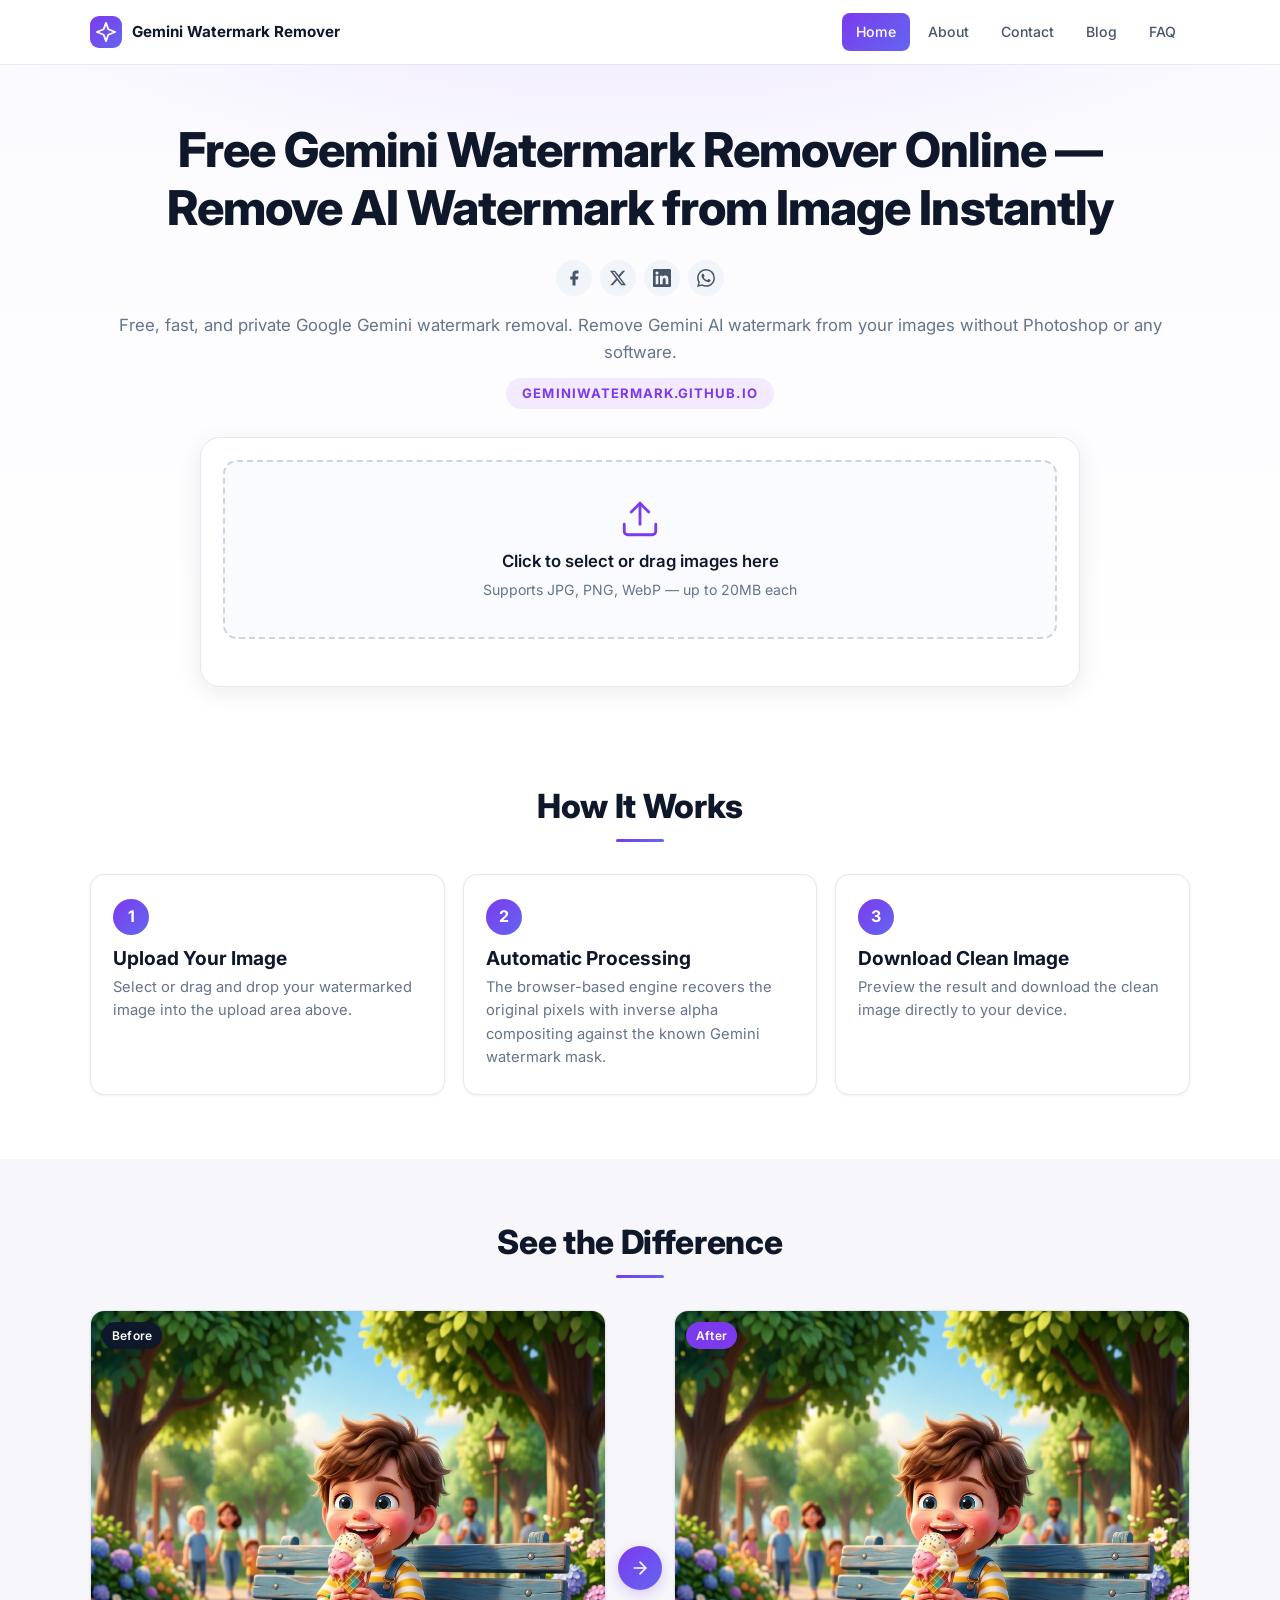
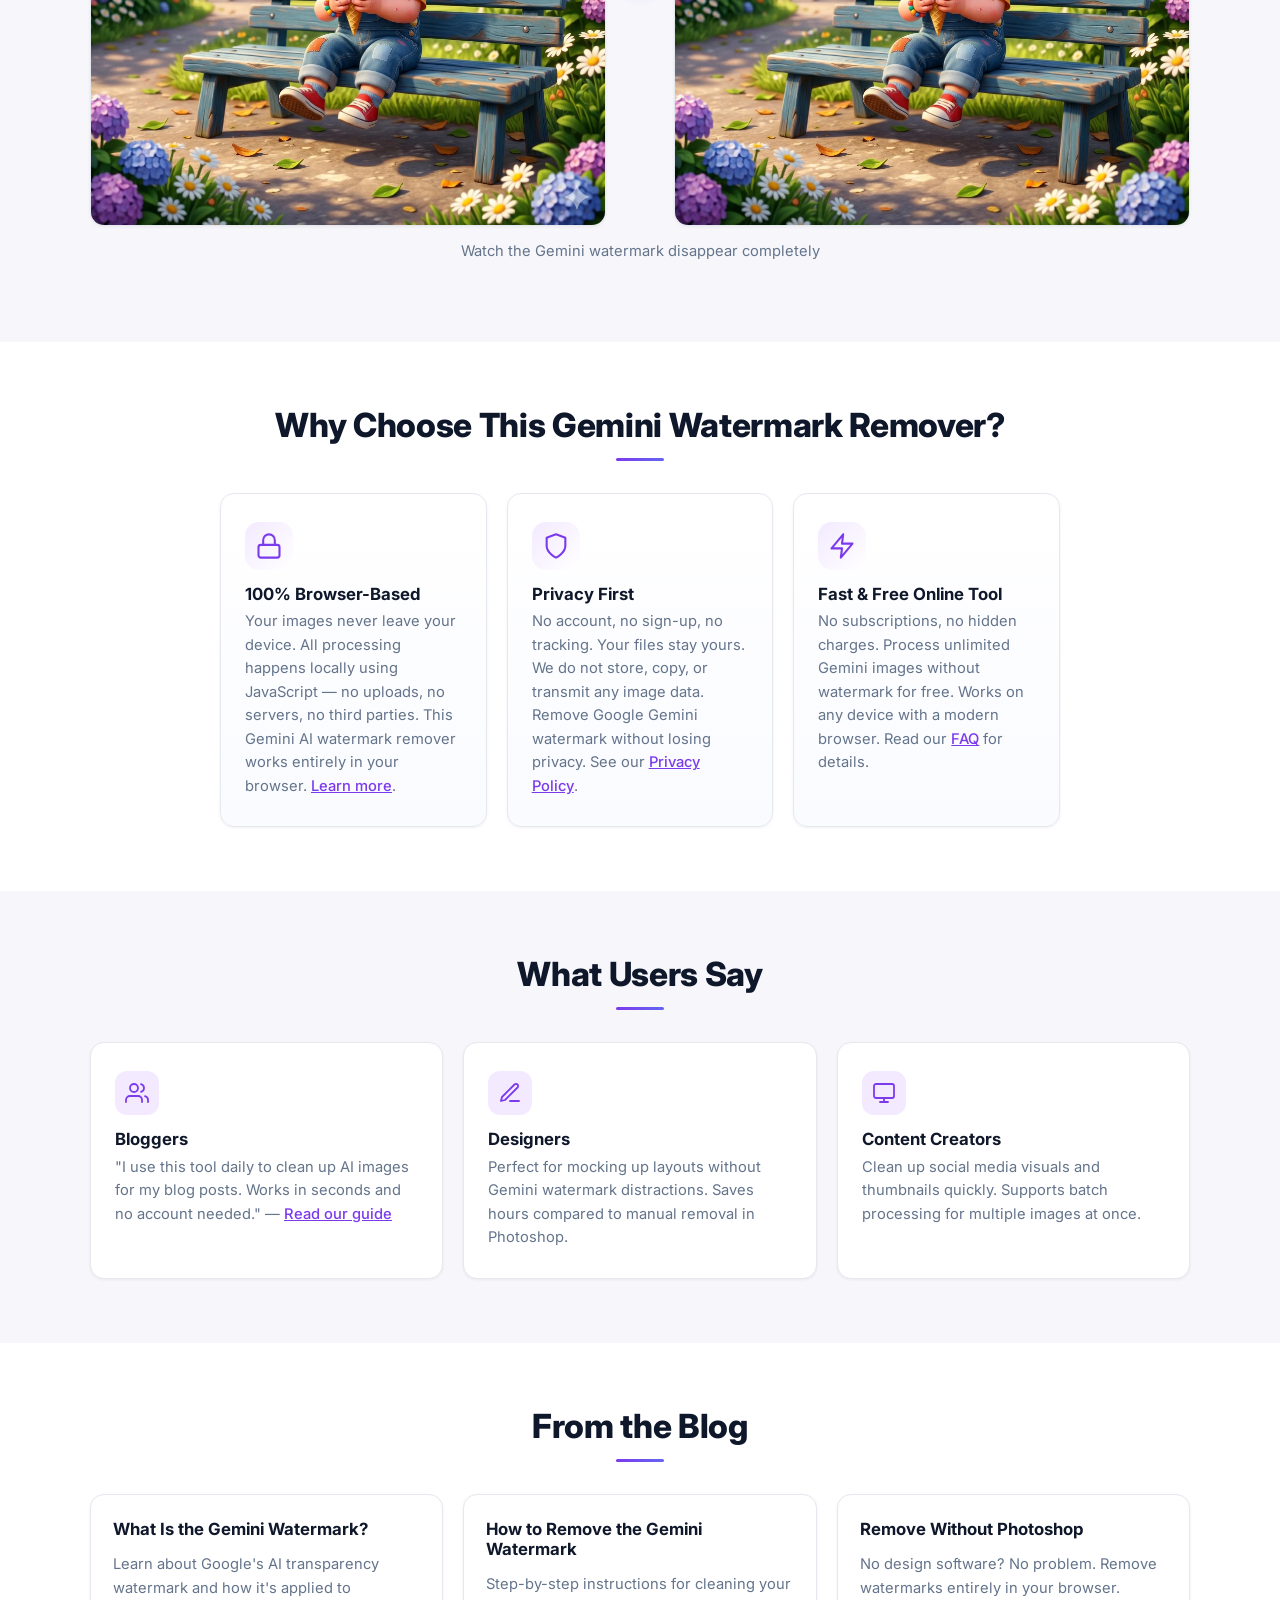
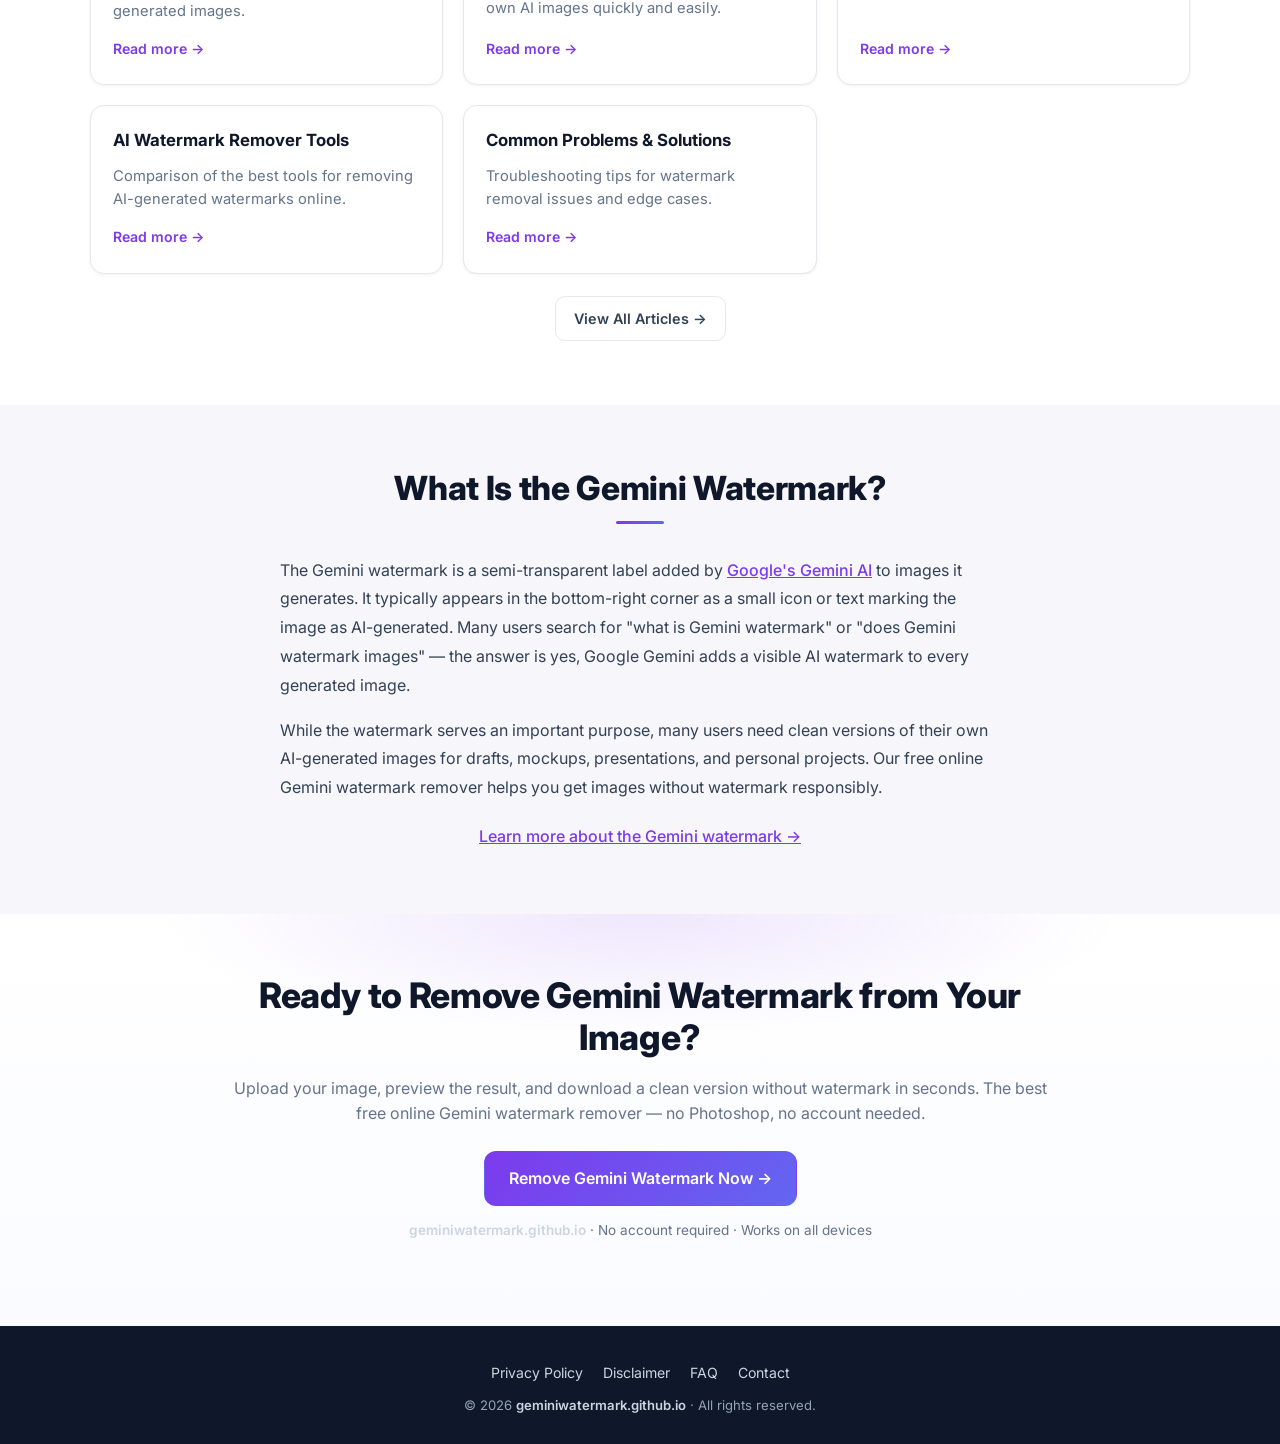
<file: index.html>
<!DOCTYPE html>
<html lang="en">
<head>
  <meta charset="UTF-8" />
  <meta name="viewport" content="width=device-width, initial-scale=1.0" />
  <title>Free Online Gemini Watermark Removal Tool</title>
  <meta name="description" content="Free online Gemini watermark remover — remove Gemini AI watermark from images directly in your browser. No uploads, no account, no Photoshop needed. Get clean images without watermark instantly." />
  <meta property="og:title" content="Free Online Gemini Watermark Removal Tool" />
  <meta property="og:description" content="Free online Gemini watermark remover — remove Gemini AI watermark from images directly in your browser. No uploads, no account, no Photoshop needed." />
  <meta property="og:image" content="https://geminiwatermark.github.io/images/og-image.jpg" />
  <meta property="og:url" content="https://geminiwatermark.github.io/" />
  <meta property="og:type" content="website" />
  <meta name="twitter:card" content="summary_large_image" />
  <link rel="stylesheet" href="style.css" />
  <link rel="preconnect" href="https://fonts.googleapis.com" />
  <link rel="preconnect" href="https://fonts.gstatic.com" crossorigin />
  <link href="https://fonts.googleapis.com/css2?family=Inter:wght@400;500;600;700;800&display=swap" rel="stylesheet" />
  <script type="application/ld+json">
  {
    "@context": "https://schema.org",
    "@type": "WebApplication",
    "name": "Gemini Watermark Remover",
    "url": "https://geminiwatermark.github.io",
    "operatingSystem": "Any",
    "browserRequirements": "Requires JavaScript",
    "applicationCategory": "Multimedia",
    "description": "Free online tool to remove Gemini watermarks from AI-generated images directly in your browser. No uploads, no account needed.",
    "offers": {
      "@type": "Offer",
      "price": "0",
      "priceCurrency": "USD"
    },
    "featureList": [
      "Browser-based processing",
      "No account required",
      "Batch image processing",
      "PNG, JPG, WebP support",
      "Free to use"
    ],
    "screenshot": "https://geminiwatermark.github.io/images/gemini-clean.webp"
  }
  </script>
  <script type="application/ld+json">
  {
    "@context": "https://schema.org",
    "@type": "HowTo",
    "name": "How to Remove a Gemini Watermark",
    "description": "Steps to remove the Gemini watermark from your AI-generated images using our free online tool.",
    "step": [
      {
        "@type": "HowToStep",
        "position": 1,
        "name": "Upload Your Image",
        "text": "Select or drag and drop your watermarked image into the upload area."
      },
      {
        "@type": "HowToStep",
        "position": 2,
        "name": "Automatic Processing",
        "text": "The browser-based engine recovers the original pixels with inverse alpha compositing against the known Gemini watermark mask."
      },
      {
        "@type": "HowToStep",
        "position": 3,
        "name": "Download Clean Image",
        "text": "Preview the result and download the cleaned image directly to your device."
      }
    ]
  }
  </script>
</head>
<body>
  <div class="page-loader" id="pageLoader">
    <div class="loader-spinner"></div>
  </div>
  <header class="site-header">
    <div class="container header-inner">
      <a href="#" class="logo">
        <span class="logo-mark">
          <svg viewBox="0 0 24 24" width="22" height="22" fill="none" stroke="currentColor" stroke-width="2" stroke-linecap="round" stroke-linejoin="round"><path d="M12 2 14.5 9 22 12 14.5 15 12 22 9.5 15 2 12 9.5 9z"/></svg>
        </span>
        <span class="logo-text">Gemini Watermark Remover</span>
      </a>
      <nav class="primary-nav" aria-label="Primary">
        <a href="index.html" class="active">Home</a>
        <a href="about.html">About</a>
        <a href="contact.html">Contact</a>
        <a href="blog.html">Blog</a>
        <a href="faq.html">FAQ</a>
      </nav>
      <button class="menu-toggle" id="menuToggle" aria-label="Toggle menu" aria-expanded="false">
        <span></span><span></span><span></span>
      </button>
    </div>
    <div class="mobile-nav" id="mobileNav" hidden>
      <a href="index.html">Home</a>
      <a href="about.html">About</a>
      <a href="contact.html">Contact</a>
      <a href="blog.html">Blog</a>
      <a href="faq.html">FAQ</a>
    </div>
  </header>

  <main>
    <section id="home" class="hero">
      <div class="container">
        <h1>Free Gemini Watermark Remover Online — Remove AI Watermark from Image Instantly</h1>
        <div class="share-btns">
          <a href="https://www.facebook.com/sharer/sharer.php?u=https://geminiwatermark.github.io" target="_blank" rel="noopener" class="share-btn" aria-label="Share on Facebook">
            <svg viewBox="0 0 24 24" width="18" height="18" fill="currentColor"><path d="M18 2h-3a5 5 0 0 0-5 5v3H7v4h3v8h4v-8h3l1-4h-4V7a1 1 0 0 1 1-1h3z"/></svg>
          </a>
          <a href="https://twitter.com/intent/tweet?url=https://geminiwatermark.github.io&text=Remove%20Gemini%20watermarks%20instantly%20%E2%80%94%20free%20and%20private" target="_blank" rel="noopener" class="share-btn" aria-label="Share on X">
            <svg viewBox="0 0 24 24" width="18" height="18" fill="currentColor"><path d="M18.244 2.25h3.308l-7.227 8.26 8.502 11.24H16.17l-5.214-6.817L4.99 21.75H1.68l7.73-8.835L1.254 2.25H8.08l4.713 6.231zm-1.161 17.52h1.833L7.084 4.126H5.117z"/></svg>
          </a>
          <a href="https://www.linkedin.com/sharing/share-offsite/?url=https://geminiwatermark.github.io" target="_blank" rel="noopener" class="share-btn" aria-label="Share on LinkedIn">
            <svg viewBox="0 0 24 24" width="18" height="18" fill="currentColor"><path d="M20.447 20.452h-3.554v-5.569c0-1.328-.027-3.037-1.852-3.037-1.853 0-2.136 1.445-2.136 2.939v5.667H9.351V9h3.414v1.561h.046c.477-.9 1.637-1.85 3.37-1.85 3.601 0 4.267 2.37 4.267 5.455v6.286zM5.337 7.433a2.062 2.062 0 0 1-2.063-2.065 2.064 2.064 0 1 1 2.063 2.065zm1.782 13.019H3.555V9h3.564v11.452zM22.225 0H1.771C.792 0 0 .774 0 1.729v20.542C0 23.227.792 24 1.771 24h20.451C23.2 24 24 23.227 24 22.271V1.729C24 .774 23.2 0 22.222 0h.003z"/></svg>
          </a>
          <a href="https://api.whatsapp.com/send?text=Remove%20Gemini%20watermarks%20instantly%20%E2%80%94%20free%20and%20private%20https://geminiwatermark.github.io" target="_blank" rel="noopener" class="share-btn" aria-label="Share on WhatsApp">
            <svg viewBox="0 0 24 24" width="18" height="18" fill="currentColor"><path d="M17.472 14.382c-.297-.149-1.758-.867-2.03-.967-.273-.099-.471-.148-.67.15-.197.297-.767.966-.94 1.164-.173.199-.347.223-.644.075-.297-.15-1.255-.463-2.39-1.475-.883-.788-1.48-1.761-1.653-2.059-.173-.297-.018-.458.13-.606.134-.133.298-.347.446-.52.149-.174.198-.298.298-.497.099-.198.05-.371-.025-.52-.075-.149-.669-1.612-.916-2.207-.242-.579-.487-.5-.669-.51-.173-.008-.371-.01-.57-.01-.198 0-.52.074-.792.372-.272.297-1.04 1.016-1.04 2.479 0 1.462 1.065 2.875 1.213 3.074.149.198 2.096 3.2 5.077 4.487.709.306 1.262.489 1.694.625.712.227 1.36.195 1.871.118.571-.085 1.758-.719 2.006-1.413.248-.694.248-1.289.173-1.413-.074-.124-.272-.198-.57-.347m-5.421 7.403h-.004a9.87 9.87 0 0 1-5.031-1.378l-.361-.214-3.741.982.998-3.648-.235-.374a9.86 9.86 0 0 1-1.51-5.26c.001-5.45 4.436-9.884 9.888-9.884 2.64 0 5.122 1.03 6.988 2.898a9.825 9.825 0 0 1 2.893 6.994c-.003 5.45-4.437 9.884-9.885 9.884m8.413-18.297A11.815 11.815 0 0 0 12.05 0C5.495 0 .16 5.335.157 11.892c0 2.096.547 4.142 1.588 5.945L.057 24l6.305-1.654a11.882 11.882 0 0 0 5.683 1.448h.005c6.554 0 11.89-5.335 11.893-11.893a11.821 11.821 0 0 0-3.48-8.413z"/></svg>
          </a>
        </div>
        <p class="hero-sub">Free, fast, and private Google Gemini watermark removal. Remove Gemini AI watermark from your images without Photoshop or any software.</p>
        <p class="hero-url"><a href="https://geminiwatermark.github.io/">geminiwatermark.github.io</a></p>

        <div class="tool-card" id="toolCard">
          <label for="fileInput" class="dropzone" id="dropzone">
            <svg class="dz-icon" viewBox="0 0 24 24" width="42" height="42" fill="none" stroke="currentColor" stroke-width="1.6" stroke-linecap="round" stroke-linejoin="round">
              <path d="M21 15v4a2 2 0 0 1-2 2H5a2 2 0 0 1-2-2v-4"/>
              <polyline points="17 8 12 3 7 8"/>
              <line x1="12" y1="3" x2="12" y2="15"/>
            </svg>
            <div class="dz-title">Click to select or drag images here</div>
            <div class="dz-sub">Supports JPG, PNG, WebP — up to 20MB each</div>
            <input type="file" id="fileInput" accept="image/png,image/jpeg,image/webp" multiple hidden />
          </label>

          <div class="previews" id="previews" hidden>
            <div class="preview">
              <h3>Original Preview</h3>
              <div class="preview-box">
                <img id="originalImg" alt="Original" />
              </div>
            </div>
            <div class="preview">
              <h3>Processed Result</h3>
              <div class="preview-box">
                <div class="loader" id="resultLoader" hidden>
                  <div class="spinner"></div>
                  <div class="loader-text">Processing image…</div>
                </div>
                <canvas id="processedCanvas"></canvas>
              </div>
            </div>
          </div>

          <div class="controls" id="controls" hidden>
            <div class="control-row">
              <label>Output Format:</label>
              <div class="seg" id="formatSeg" role="tablist">
                <button class="seg-btn active" data-format="image/png">PNG</button>
                <button class="seg-btn" data-format="image/jpeg">JPG</button>
                <button class="seg-btn" data-format="image/webp">WebP</button>
              </div>
            </div>
            <div class="control-actions">
              <button class="btn primary" id="downloadBtn">Download</button>
              <button class="btn ghost" id="resetBtn">Reset / Change Image</button>
            </div>
          </div>

          <div class="batch" id="batch" hidden>
            <div class="batch-head">
              <span>Progress: <span id="progressText">0/0</span></span>
              <div class="batch-actions">
                <button class="chip" data-format="image/png">PNG</button>
                <button class="chip" data-format="image/jpeg">JPG</button>
                <button class="chip" data-format="image/webp">WebP</button>
                <button class="chip primary" id="downloadAll">Download All</button>
              </div>
            </div>
            <ul class="batch-list" id="batchList"></ul>
          </div>

          <div class="status-line" id="statusText" aria-live="polite"></div>
        </div>
      </div>
    </section>

    <section class="section">
      <div class="container">
        <h2 class="section-title">How It Works</h2>
        <div class="steps">
          <div class="step">
            <div class="step-num">1</div>
            <h3>Upload Your Image</h3>
            <p>Select or drag and drop your watermarked image into the upload area above.</p>
          </div>
          <div class="step">
            <div class="step-num">2</div>
            <h3>Automatic Processing</h3>
            <p>The browser-based engine recovers the original pixels with inverse alpha compositing against the known Gemini watermark mask.</p>
          </div>
          <div class="step">
            <div class="step-num">3</div>
            <h3>Download Clean Image</h3>
            <p>Preview the result and download the clean image directly to your device.</p>
          </div>
        </div>
      </div>
    </section>

    <section class="section soft">
      <div class="container compare-wrap">
        <h2 class="section-title">See the Difference</h2>
        <div class="compare">
          <div class="compare-side">
            <span class="badge-soft">Before</span>
            <div class="compare-box">
              <img src="images/gemini.webp" alt="Image with Gemini watermark before removal" />
            </div>
          </div>
          <div class="compare-vs">
            <svg viewBox="0 0 24 24" width="24" height="24" fill="none" stroke="currentColor" stroke-width="2" stroke-linecap="round" stroke-linejoin="round"><line x1="5" y1="12" x2="19" y2="12"/><polyline points="12 5 19 12 12 19"/></svg>
          </div>
          <div class="compare-side">
            <span class="badge-soft alt">After</span>
            <div class="compare-box">
              <img src="images/gemini-clean.webp" alt="Gemini image without watermark after removal" />
            </div>
          </div>
        </div>
        <p class="compare-cap">Watch the Gemini watermark disappear completely</p>
      </div>
    </section>

    <section class="section">
      <div class="container narrow">
        <h2 class="section-title">Why Choose This Gemini Watermark Remover?</h2>
        <div class="features">
          <div class="feature">
            <div class="feature-ico">
              <svg viewBox="0 0 24 24" width="28" height="28" fill="none" stroke="currentColor" stroke-width="1.8" stroke-linecap="round" stroke-linejoin="round"><rect x="3" y="11" width="18" height="11" rx="2" ry="2"/><path d="M7 11V7a5 5 0 0 1 10 0v4"/></svg>
            </div>
            <h4>100% Browser-Based</h4>
            <p>Your images never leave your device. All processing happens locally using JavaScript — no uploads, no servers, no third parties. This Gemini AI watermark remover works entirely in your browser. <a href="about.html" class="accent-link">Learn more</a>.</p>
          </div>
          <div class="feature">
            <div class="feature-ico">
              <svg viewBox="0 0 24 24" width="28" height="28" fill="none" stroke="currentColor" stroke-width="1.8" stroke-linecap="round" stroke-linejoin="round"><path d="M12 22s8-4 8-10V5l-8-3-8 3v7c0 6 8 10 8 10z"/></svg>
            </div>
            <h4>Privacy First</h4>
            <p>No account, no sign-up, no tracking. Your files stay yours. We do not store, copy, or transmit any image data. Remove Google Gemini watermark without losing privacy. See our <a href="privacy-policy.html" class="accent-link">Privacy Policy</a>.</p>
          </div>
          <div class="feature">
            <div class="feature-ico">
              <svg viewBox="0 0 24 24" width="28" height="28" fill="none" stroke="currentColor" stroke-width="1.8" stroke-linecap="round" stroke-linejoin="round"><polyline points="13 2 3 14 12 14 11 22 21 10 12 10 13 2"/></svg>
            </div>
            <h4>Fast & Free Online Tool</h4>
            <p>No subscriptions, no hidden charges. Process unlimited Gemini images without watermark for free. Works on any device with a modern browser. Read our <a href="faq.html" class="accent-link">FAQ</a> for details.</p>
          </div>
        </div>
      </div>
    </section>

    <section class="section soft">
      <div class="container">
        <h2 class="section-title">What Users Say</h2>
        <div class="audience">
          <div class="audience-card">
            <span class="audience-ico">
              <svg viewBox="0 0 24 24" width="24" height="24" fill="none" stroke="currentColor" stroke-width="1.8" stroke-linecap="round" stroke-linejoin="round"><path d="M17 21v-2a4 4 0 0 0-4-4H5a4 4 0 0 0-4 4v2"/><circle cx="9" cy="7" r="4"/><path d="M23 21v-2a4 4 0 0 0-3-3.87"/><path d="M16 3.13a4 4 0 0 1 0 7.75"/></svg>
            </span>
            <h4>Bloggers</h4>
            <p>"I use this tool daily to clean up AI images for my blog posts. Works in seconds and no account needed." — <a href="blog/how-to-remove-gemini-watermark.html" class="accent-link">Read our guide</a></p>
          </div>
          <div class="audience-card">
            <span class="audience-ico">
              <svg viewBox="0 0 24 24" width="24" height="24" fill="none" stroke="currentColor" stroke-width="1.8" stroke-linecap="round" stroke-linejoin="round"><path d="M12 20h9"/><path d="M16.5 3.5a2.121 2.121 0 0 1 3 3L7 19l-4 1 1-4L16.5 3.5z"/></svg>
            </span>
            <h4>Designers</h4>
            <p>Perfect for mocking up layouts without Gemini watermark distractions. Saves hours compared to manual removal in Photoshop.</p>
          </div>
          <div class="audience-card">
            <span class="audience-ico">
              <svg viewBox="0 0 24 24" width="24" height="24" fill="none" stroke="currentColor" stroke-width="1.8" stroke-linecap="round" stroke-linejoin="round"><rect x="2" y="3" width="20" height="14" rx="2" ry="2"/><line x1="8" y1="21" x2="16" y2="21"/><line x1="12" y1="17" x2="12" y2="21"/></svg>
            </span>
            <h4>Content Creators</h4>
            <p>Clean up social media visuals and thumbnails quickly. Supports batch processing for multiple images at once.</p>
          </div>
        </div>
      </div>
    </section>

    <section class="section">
      <div class="container">
        <h2 class="section-title">From the Blog</h2>
        <div class="posts">
          <article class="post">
            <h4><a href="blog/what-is-gemini-watermark.html" class="post-link">What Is the Gemini Watermark?</a></h4>
            <p>Learn about Google's AI transparency watermark and how it's applied to generated images.</p>
            <a href="blog/what-is-gemini-watermark.html" class="post-more">Read more &rarr;</a>
          </article>
          <article class="post">
            <h4><a href="blog/how-to-remove-gemini-watermark.html" class="post-link">How to Remove the Gemini Watermark</a></h4>
            <p>Step-by-step instructions for cleaning your own AI images quickly and easily.</p>
            <a href="blog/how-to-remove-gemini-watermark.html" class="post-more">Read more &rarr;</a>
          </article>
          <article class="post">
            <h4><a href="blog/remove-without-photoshop.html" class="post-link">Remove Without Photoshop</a></h4>
            <p>No design software? No problem. Remove watermarks entirely in your browser.</p>
            <a href="blog/remove-without-photoshop.html" class="post-more">Read more &rarr;</a>
          </article>
          <article class="post">
            <h4><a href="blog/ai-watermark-remover.html" class="post-link">AI Watermark Remover Tools</a></h4>
            <p>Comparison of the best tools for removing AI-generated watermarks online.</p>
            <a href="blog/ai-watermark-remover.html" class="post-more">Read more &rarr;</a>
          </article>
          <article class="post">
            <h4><a href="blog/common-problems.html" class="post-link">Common Problems & Solutions</a></h4>
            <p>Troubleshooting tips for watermark removal issues and edge cases.</p>
            <a href="blog/common-problems.html" class="post-more">Read more &rarr;</a>
          </article>
        </div>
        <div class="center-btn"><a href="blog.html" class="btn ghost">View All Articles &rarr;</a></div>
      </div>
    </section>

    <section class="section soft">
      <div class="container narrow text-block">
        <h2 class="section-title">What Is the Gemini Watermark?</h2>
        <p>The Gemini watermark is a semi-transparent label added by <a href="https://deepmind.google/technologies/gemini/" target="_blank" rel="noopener" class="accent-link">Google's Gemini AI</a> to images it generates. It typically appears in the bottom-right corner as a small icon or text marking the image as AI-generated. Many users search for "what is Gemini watermark" or "does Gemini watermark images" — the answer is yes, Google Gemini adds a visible AI watermark to every generated image.</p>
        <p>While the watermark serves an important purpose, many users need clean versions of their own AI-generated images for drafts, mockups, presentations, and personal projects. Our free online Gemini watermark remover helps you get images without watermark responsibly.</p>
        <div class="center-btn"><a href="blog/what-is-gemini-watermark.html" class="accent-link">Learn more about the Gemini watermark &rarr;</a></div>
      </div>
    </section>

    <section class="cta">
      <div class="container narrow center">
        <h2>Ready to Remove Gemini Watermark from Your Image?</h2>
        <p>Upload your image, preview the result, and download a clean version without watermark in seconds. The best free online Gemini watermark remover — no Photoshop, no account needed.</p>
        <a href="index.html#home" class="btn primary lg">Remove Gemini Watermark Now &rarr;</a>
        <p class="cta-sub"><a href="https://geminiwatermark.github.io/" class="footer-url">geminiwatermark.github.io</a> &middot; No account required &middot; Works on all devices</p>
      </div>
    </section>
  </main>

  <footer class="site-footer">
    <div class="container">
      <nav class="footer-nav">
        <a href="privacy-policy.html">Privacy Policy</a>
        <a href="disclaimer.html">Disclaimer</a>
        <a href="faq.html">FAQ</a>
        <a href="contact.html">Contact</a>
      </nav>
      <p class="copy">© 2026 <a href="https://geminiwatermark.github.io/" class="footer-url">geminiwatermark.github.io</a> &middot; All rights reserved.</p>
    </div>
  </footer>

  <script src="script.js"></script>
</body>
</html>
</file>
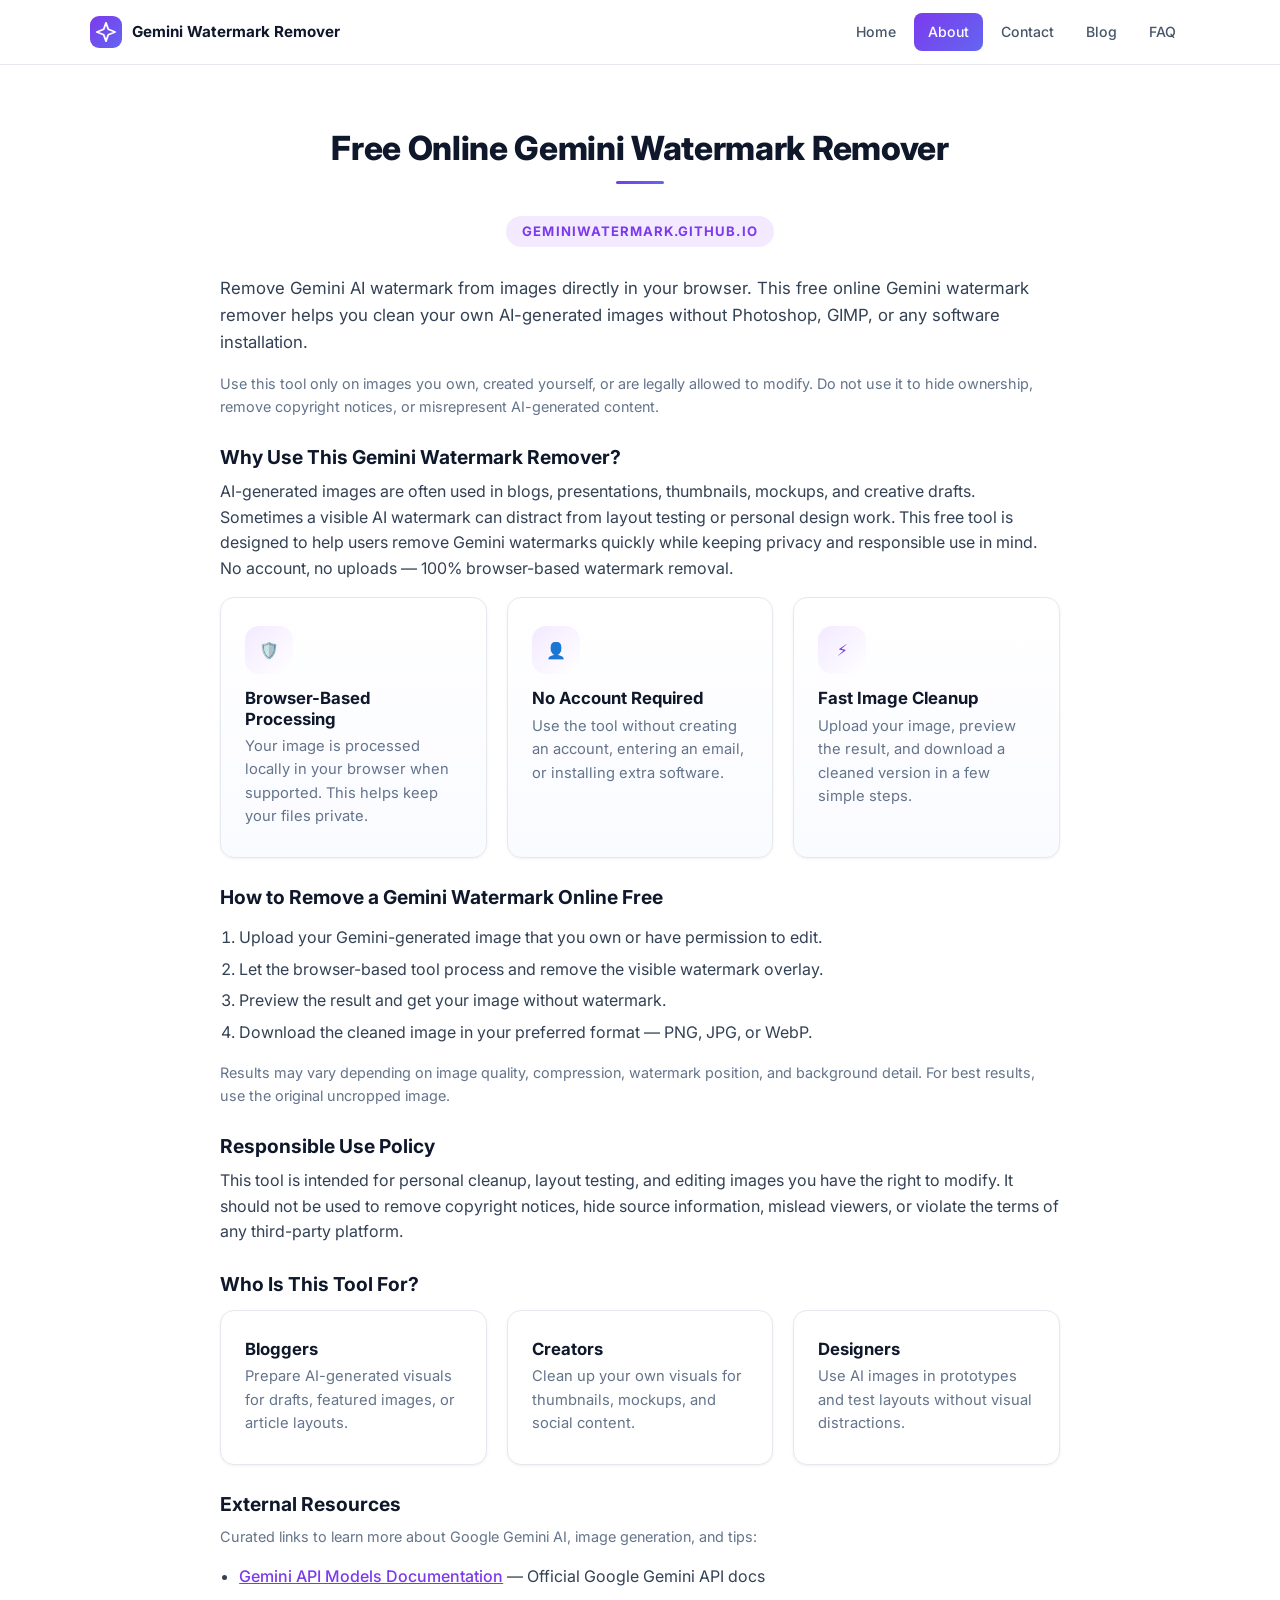
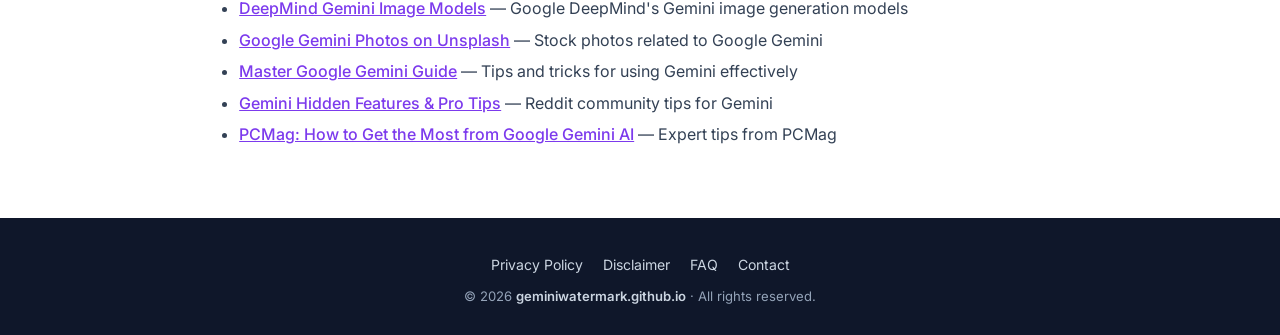
<file: about.html>
<!DOCTYPE html>
<html lang="en">
<head>
  <meta charset="UTF-8" />
  <meta name="viewport" content="width=device-width, initial-scale=1.0" />
  <title>About - Gemini Watermark Remover</title>
  <meta name="description" content="About the free online Gemini watermark remover tool. Remove Google Gemini AI watermark from images directly in your browser. No account, no uploads, private and fast." />
  <meta property="og:title" content="About - Gemini Watermark Remover" />
  <meta property="og:description" content="About the free online Gemini watermark remover tool. Remove Google Gemini AI watermark from images directly in your browser." />
  <meta property="og:image" content="https://geminiwatermark.github.io/images/og-image.jpg" />
  <meta property="og:url" content="https://geminiwatermark.github.io/about.html" />
  <meta property="og:type" content="website" />
  <meta name="twitter:card" content="summary_large_image" />
  <link rel="stylesheet" href="style.css" />
  <link rel="preconnect" href="https://fonts.googleapis.com" />
  <link rel="preconnect" href="https://fonts.gstatic.com" crossorigin />
  <link href="https://fonts.googleapis.com/css2?family=Inter:wght@400;500;600;700;800&display=swap" rel="stylesheet" />
</head>
<body>
  <div class="page-loader" id="pageLoader">
    <div class="loader-spinner"></div>
  </div>
  <header class="site-header">
    <div class="container header-inner">
      <a href="index.html" class="logo">
        <span class="logo-mark">
          <svg viewBox="0 0 24 24" width="22" height="22" fill="none" stroke="currentColor" stroke-width="2" stroke-linecap="round" stroke-linejoin="round"><path d="M12 2 14.5 9 22 12 14.5 15 12 22 9.5 15 2 12 9.5 9z"/></svg>
        </span>
        <span class="logo-text">Gemini Watermark Remover</span>
      </a>
      <nav class="primary-nav" aria-label="Primary">
        <a href="index.html">Home</a>
        <a href="about.html" class="active">About</a>
        <a href="contact.html">Contact</a>
        <a href="blog.html">Blog</a>
        <a href="faq.html">FAQ</a>
      </nav>
      <button class="menu-toggle" id="menuToggle" aria-label="Toggle menu" aria-expanded="false">
        <span></span><span></span><span></span>
      </button>
    </div>
    <div class="mobile-nav" id="mobileNav" hidden>
      <a href="index.html">Home</a>
      <a href="about.html" class="active">About</a>
      <a href="contact.html">Contact</a>
      <a href="blog.html">Blog</a>
      <a href="faq.html">FAQ</a>
    </div>
  </header>

  <main>
    <section class="section">
      <div class="container narrow">
        <h2 class="section-title">Free Online Gemini Watermark Remover</h2>
        <p class="hero-url"><a href="https://geminiwatermark.github.io/">geminiwatermark.github.io</a></p>
        <p class="lead">
          Remove Gemini AI watermark from images directly in your browser. This free online Gemini watermark remover helps
          you clean your own AI-generated images without Photoshop, GIMP, or any software installation.
        </p>
        <p class="muted small">
          Use this tool only on images you own, created yourself, or are legally allowed to modify. Do
          not use it to hide ownership, remove copyright notices, or misrepresent AI-generated content.
        </p>

        <h3 class="sub-title">Why Use This Gemini Watermark Remover?</h3>
        <p>
          AI-generated images are often used in blogs, presentations, thumbnails, mockups, and creative
          drafts. Sometimes a visible AI watermark can distract from layout testing or personal design work.
          This free tool is designed to help users remove Gemini watermarks quickly while keeping privacy and
          responsible use in mind. No account, no uploads — 100% browser-based watermark removal.
        </p>

        <div class="features">
          <div class="feature">
            <div class="feature-ico">&#x1f6e1;&#xfe0f;</div>
            <h4>Browser-Based Processing</h4>
            <p>Your image is processed locally in your browser when supported. This helps keep your files private.</p>
          </div>
          <div class="feature">
            <div class="feature-ico">&#x1f464;</div>
            <h4>No Account Required</h4>
            <p>Use the tool without creating an account, entering an email, or installing extra software.</p>
          </div>
          <div class="feature">
            <div class="feature-ico">&#x26a1;</div>
            <h4>Fast Image Cleanup</h4>
            <p>Upload your image, preview the result, and download a cleaned version in a few simple steps.</p>
          </div>
        </div>

        <h3 class="sub-title">How to Remove a Gemini Watermark Online Free</h3>
        <ol class="ordered">
          <li>Upload your Gemini-generated image that you own or have permission to edit.</li>
          <li>Let the browser-based tool process and remove the visible watermark overlay.</li>
          <li>Preview the result and get your image without watermark.</li>
          <li>Download the cleaned image in your preferred format — PNG, JPG, or WebP.</li>
        </ol>
        <p class="muted small">Results may vary depending on image quality, compression, watermark position, and background detail. For best results, use the original uncropped image.</p>

        <h3 class="sub-title">Responsible Use Policy</h3>
        <p>
          This tool is intended for personal cleanup, layout testing, and editing images you have the
          right to modify. It should not be used to remove copyright notices, hide source information,
          mislead viewers, or violate the terms of any third-party platform.
        </p>

        <h3 class="sub-title">Who Is This Tool For?</h3>
        <div class="audience">
          <div class="audience-card">
            <h4>Bloggers</h4>
            <p>Prepare AI-generated visuals for drafts, featured images, or article layouts.</p>
          </div>
          <div class="audience-card">
            <h4>Creators</h4>
            <p>Clean up your own visuals for thumbnails, mockups, and social content.</p>
          </div>
          <div class="audience-card">
            <h4>Designers</h4>
            <p>Use AI images in prototypes and test layouts without visual distractions.</p>
          </div>
        </div>

        <h3 class="sub-title">External Resources</h3>
        <p class="muted small">Curated links to learn more about Google Gemini AI, image generation, and tips:</p>
        <ul class="ordered" style="margin-bottom:0">
          <li><a href="https://ai.google.dev/gemini-api/docs/models" target="_blank" rel="noopener" class="accent-link">Gemini API Models Documentation</a> — Official Google Gemini API docs</li>
          <li><a href="https://deepmind.google/models/gemini-image/" target="_blank" rel="noopener" class="accent-link">DeepMind Gemini Image Models</a> — Google DeepMind's Gemini image generation models</li>
          <li><a href="https://unsplash.com/s/photos/google-gemini" target="_blank" rel="noopener" class="accent-link">Google Gemini Photos on Unsplash</a> — Stock photos related to Google Gemini</li>
          <li><a href="https://www.jeffsu.org/master-google-gemini/" target="_blank" rel="noopener" class="accent-link">Master Google Gemini Guide</a> — Tips and tricks for using Gemini effectively</li>
          <li><a href="https://www.reddit.com/r/promptingmagic/comments/1pctpcr/here_are_the_hidden_features_pro_tips_and_prompts/" target="_blank" rel="noopener" class="accent-link">Gemini Hidden Features & Pro Tips</a> — Reddit community tips for Gemini</li>
          <li><a href="https://www.pcmag.com/explainers/how-to-get-the-most-from-google-gemini-ai-tips-youll-actually-use" target="_blank" rel="noopener" class="accent-link">PCMag: How to Get the Most from Google Gemini AI</a> — Expert tips from PCMag</li>
        </ul>
      </div>
    </section>
  </main>

  <footer class="site-footer">
    <div class="container">
      <nav class="footer-nav">
        <a href="privacy-policy.html">Privacy Policy</a>
        <a href="disclaimer.html">Disclaimer</a>
        <a href="faq.html">FAQ</a>
        <a href="contact.html">Contact</a>
      </nav>
      <p class="copy">&copy; 2026 <a href="https://geminiwatermark.github.io/" class="footer-url">geminiwatermark.github.io</a> &middot; All rights reserved.</p>
    </div>
  </footer>

  <script src="script.js"></script>
</body>
</html>
</file>
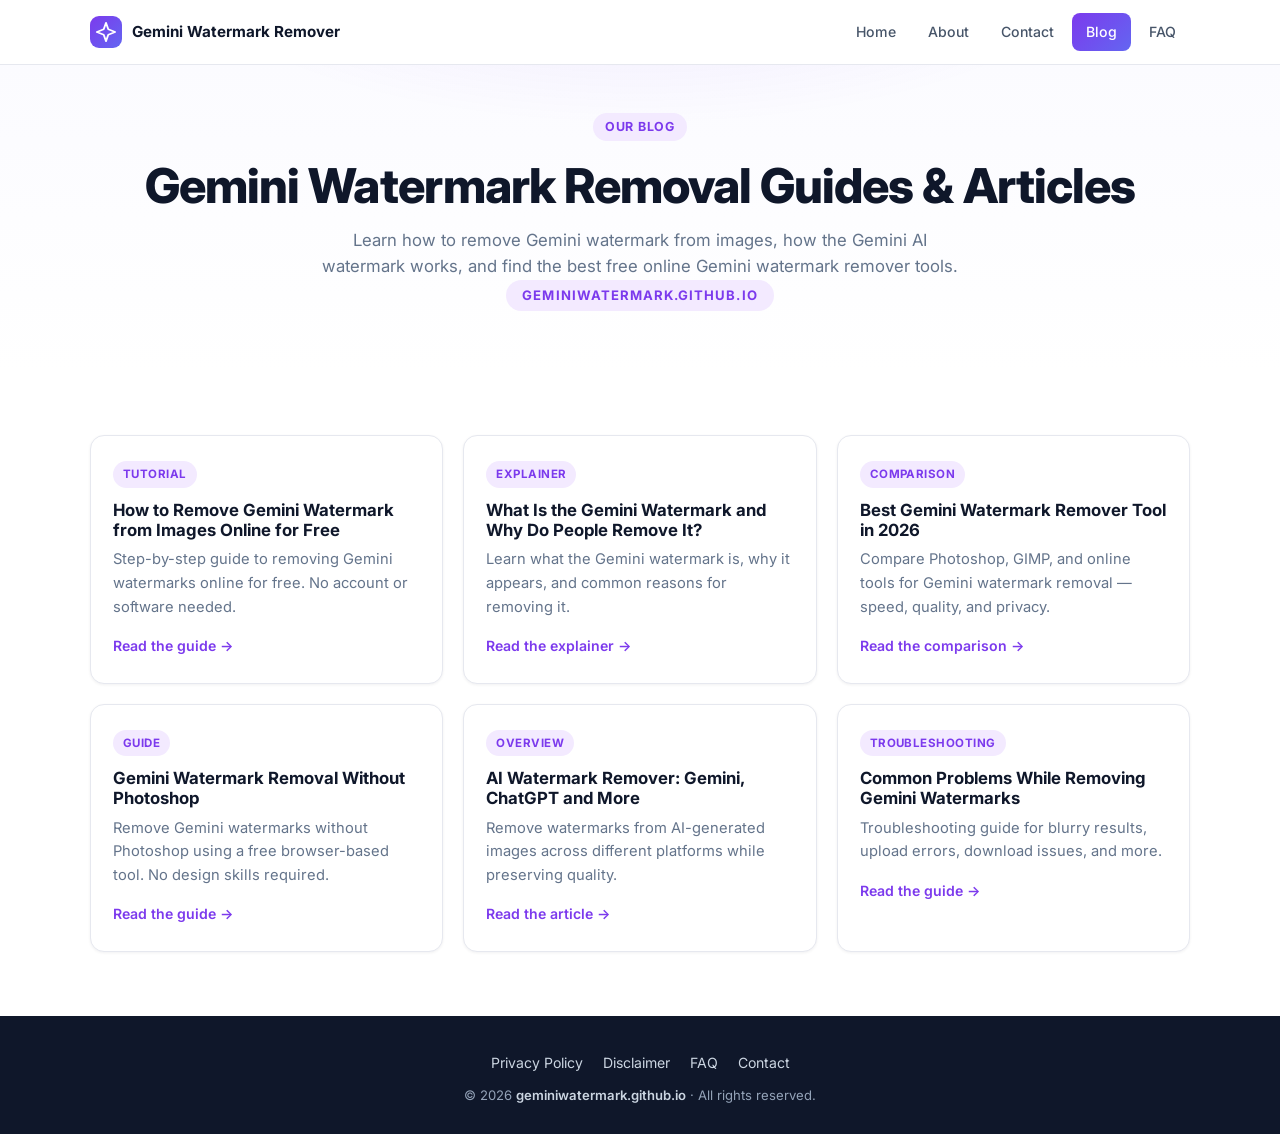
<file: blog.html>
<!DOCTYPE html>
<html lang="en">
<head>
  <meta charset="UTF-8" />
  <meta name="viewport" content="width=device-width, initial-scale=1.0" />
  <title>Blog - Gemini Watermark Remover</title>
  <meta name="description" content="Guides on how to remove Gemini watermark from image online free. Learn about Gemini AI watermark, removal without Photoshop, troubleshooting, and best tools." />
  <meta property="og:title" content="Blog - Gemini Watermark Remover" />
  <meta property="og:description" content="Guides on how to remove Gemini watermark from image online free. Learn about Gemini AI watermark, removal without Photoshop, and best tools." />
  <meta property="og:image" content="https://geminiwatermark.github.io/images/og-image.jpg" />
  <meta property="og:url" content="https://geminiwatermark.github.io/blog.html" />
  <meta property="og:type" content="website" />
  <meta name="twitter:card" content="summary_large_image" />
  <link rel="stylesheet" href="style.css" />
  <link rel="preconnect" href="https://fonts.googleapis.com" />
  <link rel="preconnect" href="https://fonts.gstatic.com" crossorigin />
  <link href="https://fonts.googleapis.com/css2?family=Inter:wght@400;500;600;700;800&display=swap" rel="stylesheet" />
</head>
<body>
  <div class="page-loader" id="pageLoader">
    <div class="loader-spinner"></div>
  </div>
  <header class="site-header">
    <div class="container header-inner">
      <a href="index.html" class="logo">
        <span class="logo-mark">
          <svg viewBox="0 0 24 24" width="22" height="22" fill="none" stroke="currentColor" stroke-width="2" stroke-linecap="round" stroke-linejoin="round"><path d="M12 2 14.5 9 22 12 14.5 15 12 22 9.5 15 2 12 9.5 9z"/></svg>
        </span>
        <span class="logo-text">Gemini Watermark Remover</span>
      </a>
      <nav class="primary-nav" aria-label="Primary">
        <a href="index.html">Home</a>
        <a href="about.html">About</a>
        <a href="contact.html">Contact</a>
        <a href="blog.html" class="active">Blog</a>
        <a href="faq.html">FAQ</a>
      </nav>
      <button class="menu-toggle" id="menuToggle" aria-label="Toggle menu" aria-expanded="false">
        <span></span><span></span><span></span>
      </button>
    </div>
    <div class="mobile-nav" id="mobileNav" hidden>
      <a href="index.html">Home</a>
      <a href="about.html">About</a>
      <a href="contact.html">Contact</a>
      <a href="blog.html" class="active">Blog</a>
      <a href="faq.html">FAQ</a>
    </div>
  </header>

  <main>
    <section class="blog-hero">
      <div class="container center">
        <p class="blog-hero-label">Our Blog</p>
        <h1>Gemini Watermark Removal Guides & Articles</h1>
        <p class="blog-hero-sub">Learn how to remove Gemini watermark from images, how the Gemini AI watermark works, and find the best free online Gemini watermark remover tools.</p>
        <p class="hero-url"><a href="https://geminiwatermark.github.io/">geminiwatermark.github.io</a></p>
      </div>
    </section>

    <section class="section">
      <div class="container">
        <div class="posts">
          <a class="post" href="blog/how-to-remove-gemini-watermark.html">
            <div class="post-body">
              <span class="post-tag">Tutorial</span>
              <h4>How to Remove Gemini Watermark from Images Online for Free</h4>
              <p>Step-by-step guide to removing Gemini watermarks online for free. No account or software needed.</p>
              <span class="post-more">Read the guide &rarr;</span>
            </div>
          </a>
          <a class="post" href="blog/what-is-gemini-watermark.html">
            <div class="post-body">
              <span class="post-tag">Explainer</span>
              <h4>What Is the Gemini Watermark and Why Do People Remove It?</h4>
              <p>Learn what the Gemini watermark is, why it appears, and common reasons for removing it.</p>
              <span class="post-more">Read the explainer &rarr;</span>
            </div>
          </a>
          <a class="post" href="blog/best-gemini-watermark-remover.html">
            <div class="post-body">
              <span class="post-tag">Comparison</span>
              <h4>Best Gemini Watermark Remover Tool in 2026</h4>
              <p>Compare Photoshop, GIMP, and online tools for Gemini watermark removal — speed, quality, and privacy.</p>
              <span class="post-more">Read the comparison &rarr;</span>
            </div>
          </a>
          <a class="post" href="blog/remove-without-photoshop.html">
            <div class="post-body">
              <span class="post-tag">Guide</span>
              <h4>Gemini Watermark Removal Without Photoshop</h4>
              <p>Remove Gemini watermarks without Photoshop using a free browser-based tool. No design skills required.</p>
              <span class="post-more">Read the guide &rarr;</span>
            </div>
          </a>
          <a class="post" href="blog/ai-watermark-remover.html">
            <div class="post-body">
              <span class="post-tag">Overview</span>
              <h4>AI Watermark Remover: Gemini, ChatGPT and More</h4>
              <p>Remove watermarks from AI-generated images across different platforms while preserving quality.</p>
              <span class="post-more">Read the article &rarr;</span>
            </div>
          </a>
          <a class="post" href="blog/common-problems.html">
            <div class="post-body">
              <span class="post-tag">Troubleshooting</span>
              <h4>Common Problems While Removing Gemini Watermarks</h4>
              <p>Troubleshooting guide for blurry results, upload errors, download issues, and more.</p>
              <span class="post-more">Read the guide &rarr;</span>
            </div>
          </a>
        </div>
      </div>
    </section>
  </main>

  <footer class="site-footer">
    <div class="container">
      <nav class="footer-nav">
        <a href="privacy-policy.html">Privacy Policy</a>
        <a href="disclaimer.html">Disclaimer</a>
        <a href="faq.html">FAQ</a>
        <a href="contact.html">Contact</a>
      </nav>
      <p class="copy">&copy; 2026 <a href="https://geminiwatermark.github.io/" class="footer-url">geminiwatermark.github.io</a> &middot; All rights reserved.</p>
    </div>
  </footer>

  <script src="script.js"></script>
</body>
</html>
</file>
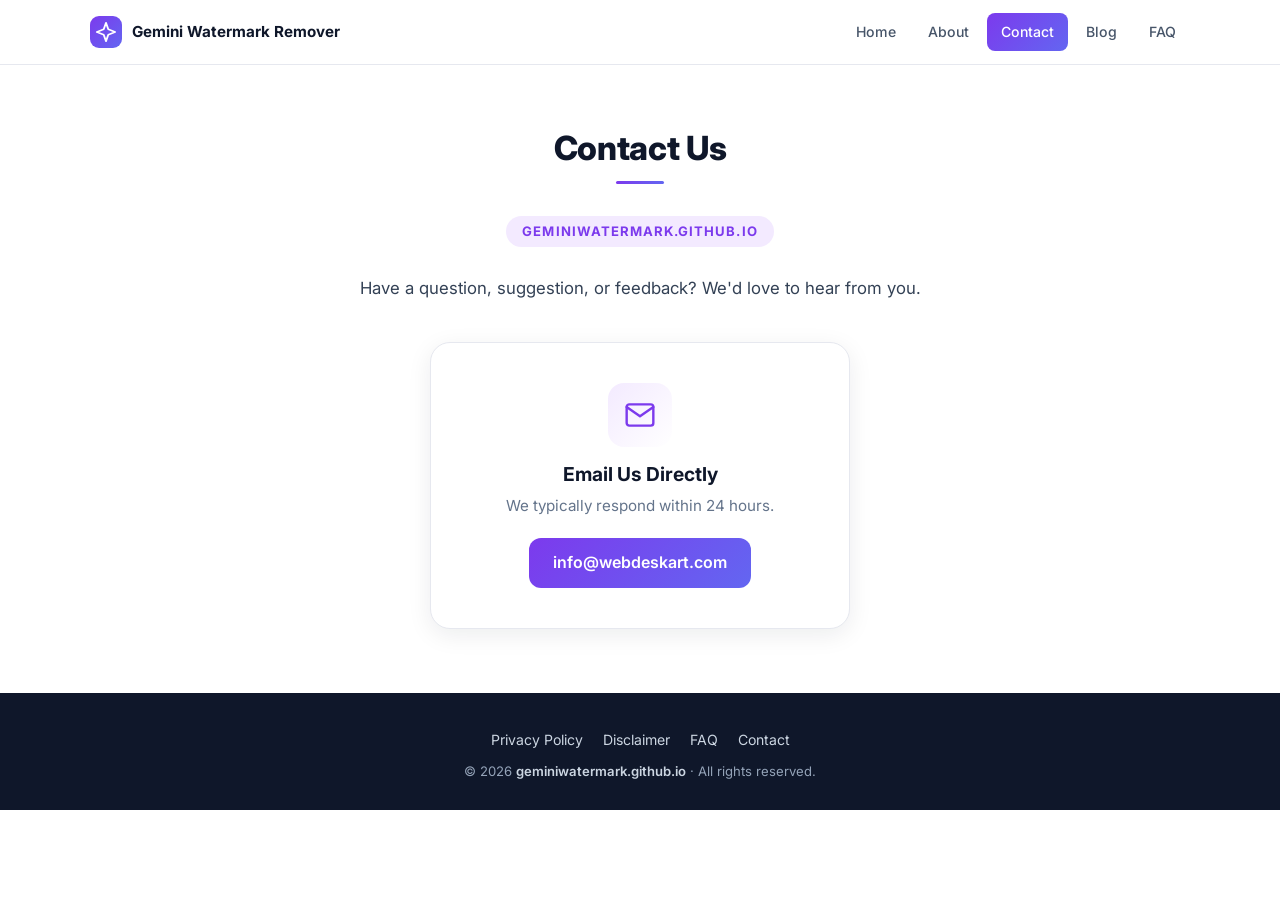
<file: contact.html>
<!DOCTYPE html>
<html lang="en">
<head>
  <meta charset="UTF-8" />
  <meta name="viewport" content="width=device-width, initial-scale=1.0" />
  <title>Contact - Gemini Watermark Remover</title>
  <meta name="description" content="Contact the Gemini watermark remover team. Have questions about removing Gemini AI watermark from images? Get in touch with us." />
  <meta property="og:title" content="Contact - Gemini Watermark Remover" />
  <meta property="og:description" content="Contact the Gemini watermark remover team. Have questions about removing Gemini AI watermark from images? Get in touch." />
  <meta property="og:image" content="https://geminiwatermark.github.io/images/og-image.jpg" />
  <meta property="og:url" content="https://geminiwatermark.github.io/contact.html" />
  <meta property="og:type" content="website" />
  <meta name="twitter:card" content="summary_large_image" />
  <link rel="stylesheet" href="style.css" />
  <link rel="preconnect" href="https://fonts.googleapis.com" />
  <link rel="preconnect" href="https://fonts.gstatic.com" crossorigin />
  <link href="https://fonts.googleapis.com/css2?family=Inter:wght@400;500;600;700;800&display=swap" rel="stylesheet" />
</head>
<body>
  <div class="page-loader" id="pageLoader">
    <div class="loader-spinner"></div>
  </div>
  <header class="site-header">
    <div class="container header-inner">
      <a href="index.html" class="logo">
        <span class="logo-mark">
          <svg viewBox="0 0 24 24" width="22" height="22" fill="none" stroke="currentColor" stroke-width="2" stroke-linecap="round" stroke-linejoin="round"><path d="M12 2 14.5 9 22 12 14.5 15 12 22 9.5 15 2 12 9.5 9z"/></svg>
        </span>
        <span class="logo-text">Gemini Watermark Remover</span>
      </a>
      <nav class="primary-nav" aria-label="Primary">
        <a href="index.html">Home</a>
        <a href="about.html">About</a>
        <a href="contact.html" class="active">Contact</a>
        <a href="blog.html">Blog</a>
        <a href="faq.html">FAQ</a>
      </nav>
      <button class="menu-toggle" id="menuToggle" aria-label="Toggle menu" aria-expanded="false">
        <span></span><span></span><span></span>
      </button>
    </div>
    <div class="mobile-nav" id="mobileNav" hidden>
      <a href="index.html">Home</a>
      <a href="about.html">About</a>
      <a href="contact.html" class="active">Contact</a>
      <a href="blog.html">Blog</a>
      <a href="faq.html">FAQ</a>
    </div>
  </header>

  <main>
    <section class="section">
      <div class="container narrow">
        <h2 class="section-title">Contact Us</h2>
        <p class="hero-url"><a href="https://geminiwatermark.github.io/">geminiwatermark.github.io</a></p>
        <p class="lead center">Have a question, suggestion, or feedback? We'd love to hear from you.</p>

        <div class="contact-card">
          <div class="contact-icon">
            <svg viewBox="0 0 24 24" width="32" height="32" fill="none" stroke="currentColor" stroke-width="1.8" stroke-linecap="round" stroke-linejoin="round"><path d="M4 4h16c1.1 0 2 .9 2 2v12c0 1.1-.9 2-2 2H4c-1.1 0-2-.9-2-2V6c0-1.1.9-2 2-2z"/><polyline points="22,6 12,13 2,6"/></svg>
          </div>
          <h3 class="contact-heading">Email Us Directly</h3>
          <p class="contact-desc">We typically respond within 24 hours.</p>
          <a href="mailto:info@webdeskart.com" class="contact-email">info@webdeskart.com</a>
        </div>
      </div>
    </section>
  </main>

  <footer class="site-footer">
    <div class="container">
      <nav class="footer-nav">
        <a href="privacy-policy.html">Privacy Policy</a>
        <a href="disclaimer.html">Disclaimer</a>
        <a href="faq.html">FAQ</a>
        <a href="contact.html">Contact</a>
      </nav>
      <p class="copy">&copy; 2026 <a href="https://geminiwatermark.github.io/" class="footer-url">geminiwatermark.github.io</a> &middot; All rights reserved.</p>
    </div>
  </footer>

  <script src="script.js"></script>
</body>
</html>
</file>
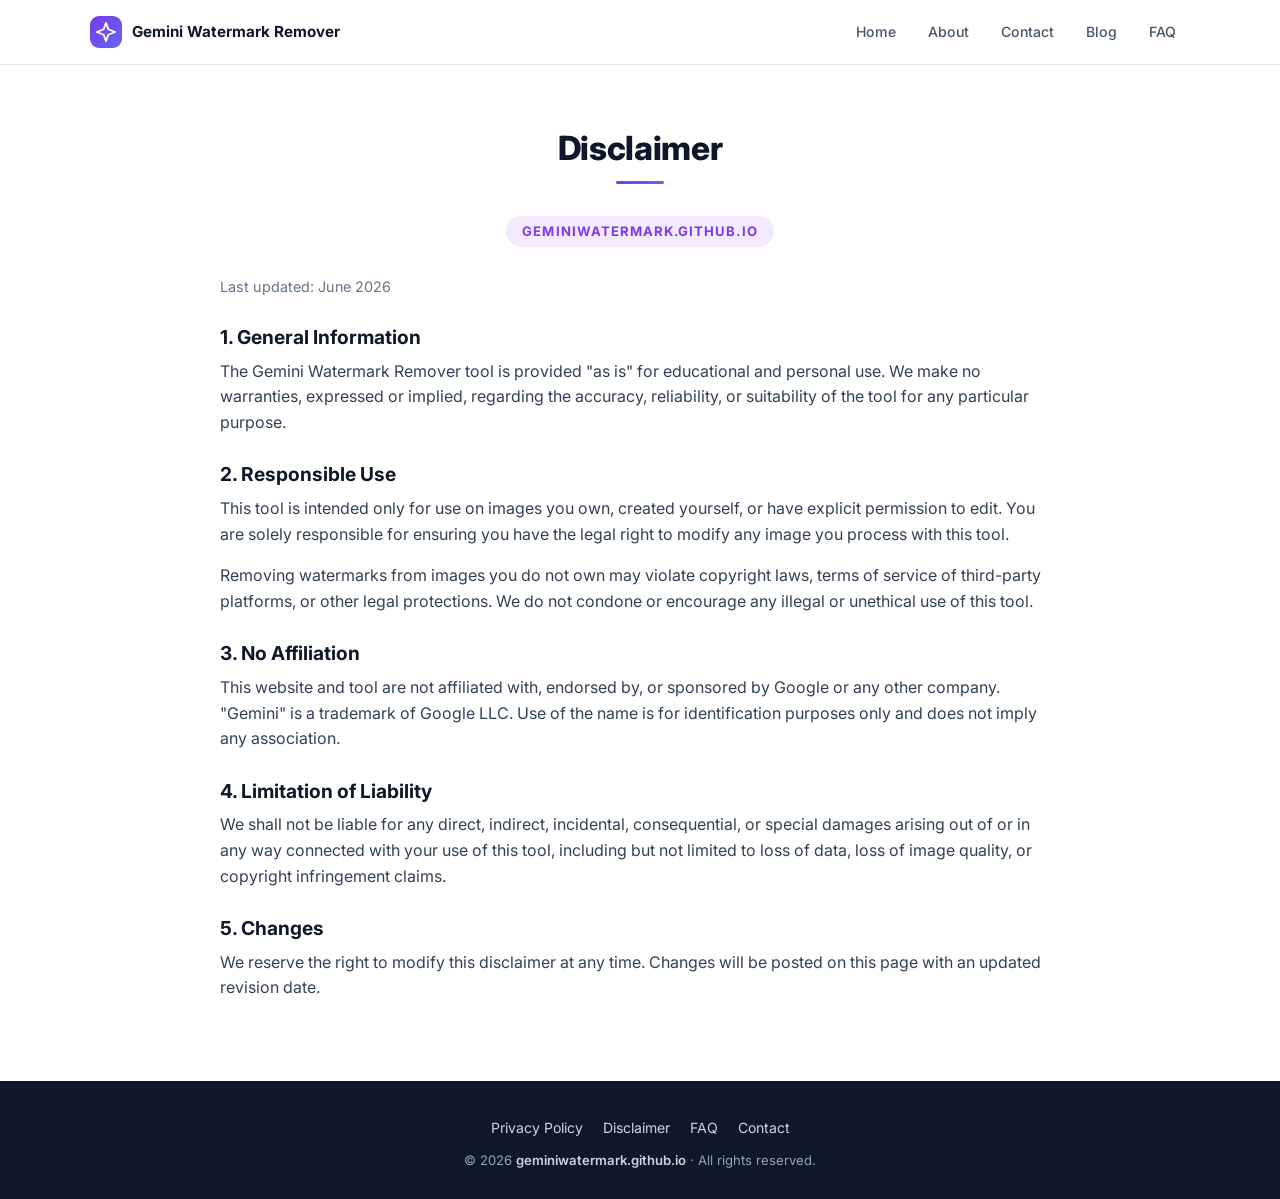
<file: disclaimer.html>
<!DOCTYPE html>
<html lang="en">
<head>
  <meta charset="UTF-8" />
  <meta name="viewport" content="width=device-width, initial-scale=1.0" />
  <title>Disclaimer - Gemini Watermark Remover</title>
  <meta name="description" content="Disclaimer for Gemini watermark remover tool. Understand terms of use, responsible use policy, and legal guidelines for removing Gemini AI watermarks." />
  <meta property="og:title" content="Disclaimer - Gemini Watermark Remover" />
  <meta property="og:description" content="Disclaimer for Gemini watermark remover tool. Understand terms of use and legal guidelines for removing Gemini AI watermarks." />
  <meta property="og:image" content="https://geminiwatermark.github.io/images/og-image.jpg" />
  <meta property="og:url" content="https://geminiwatermark.github.io/disclaimer.html" />
  <meta property="og:type" content="website" />
  <meta name="twitter:card" content="summary_large_image" />
  <link rel="stylesheet" href="style.css" />
  <link rel="preconnect" href="https://fonts.googleapis.com" />
  <link rel="preconnect" href="https://fonts.gstatic.com" crossorigin />
  <link href="https://fonts.googleapis.com/css2?family=Inter:wght@400;500;600;700;800&display=swap" rel="stylesheet" />
</head>
<body>
  <div class="page-loader" id="pageLoader">
    <div class="loader-spinner"></div>
  </div>
  <header class="site-header">
    <div class="container header-inner">
      <a href="index.html" class="logo">
        <span class="logo-mark">
          <svg viewBox="0 0 24 24" width="22" height="22" fill="none" stroke="currentColor" stroke-width="2" stroke-linecap="round" stroke-linejoin="round"><path d="M12 2 14.5 9 22 12 14.5 15 12 22 9.5 15 2 12 9.5 9z"/></svg>
        </span>
        <span class="logo-text">Gemini Watermark Remover</span>
      </a>
      <nav class="primary-nav" aria-label="Primary">
        <a href="index.html">Home</a>
        <a href="about.html">About</a>
        <a href="contact.html">Contact</a>
        <a href="blog.html">Blog</a>
        <a href="faq.html">FAQ</a>
      </nav>
      <button class="menu-toggle" id="menuToggle" aria-label="Toggle menu" aria-expanded="false">
        <span></span><span></span><span></span>
      </button>
    </div>
    <div class="mobile-nav" id="mobileNav" hidden>
      <a href="index.html">Home</a>
      <a href="about.html">About</a>
      <a href="contact.html">Contact</a>
      <a href="blog.html">Blog</a>
      <a href="faq.html">FAQ</a>
    </div>
  </header>

  <main>
    <section class="section">
      <div class="container narrow">
        <h2 class="section-title">Disclaimer</h2>
        <p class="hero-url"><a href="https://geminiwatermark.github.io/">geminiwatermark.github.io</a></p>
        <p class="muted small">Last updated: June 2026</p>

        <h3 class="sub-title">1. General Information</h3>
        <p>
          The Gemini Watermark Remover tool is provided "as is" for educational and personal use.
          We make no warranties, expressed or implied, regarding the accuracy, reliability, or
          suitability of the tool for any particular purpose.
        </p>

        <h3 class="sub-title">2. Responsible Use</h3>
        <p>
          This tool is intended only for use on images you own, created yourself, or have explicit
          permission to edit. You are solely responsible for ensuring you have the legal right to
          modify any image you process with this tool.
        </p>
        <p>
          Removing watermarks from images you do not own may violate copyright laws, terms of
          service of third-party platforms, or other legal protections. We do not condone or
          encourage any illegal or unethical use of this tool.
        </p>

        <h3 class="sub-title">3. No Affiliation</h3>
        <p>
          This website and tool are not affiliated with, endorsed by, or sponsored by Google or
          any other company. "Gemini" is a trademark of Google LLC. Use of the name is for
          identification purposes only and does not imply any association.
        </p>

        <h3 class="sub-title">4. Limitation of Liability</h3>
        <p>
          We shall not be liable for any direct, indirect, incidental, consequential, or special
          damages arising out of or in any way connected with your use of this tool, including
          but not limited to loss of data, loss of image quality, or copyright infringement claims.
        </p>

        <h3 class="sub-title">5. Changes</h3>
        <p>
          We reserve the right to modify this disclaimer at any time. Changes will be posted on
          this page with an updated revision date.
        </p>
      </div>
    </section>
  </main>

  <footer class="site-footer">
    <div class="container">
      <nav class="footer-nav">
        <a href="privacy-policy.html">Privacy Policy</a>
        <a href="disclaimer.html">Disclaimer</a>
        <a href="faq.html">FAQ</a>
        <a href="contact.html">Contact</a>
      </nav>
      <p class="copy">&copy; 2026 <a href="https://geminiwatermark.github.io/" class="footer-url">geminiwatermark.github.io</a> &middot; All rights reserved.</p>
    </div>
  </footer>

  <script src="script.js"></script>
</body>
</html>
</file>
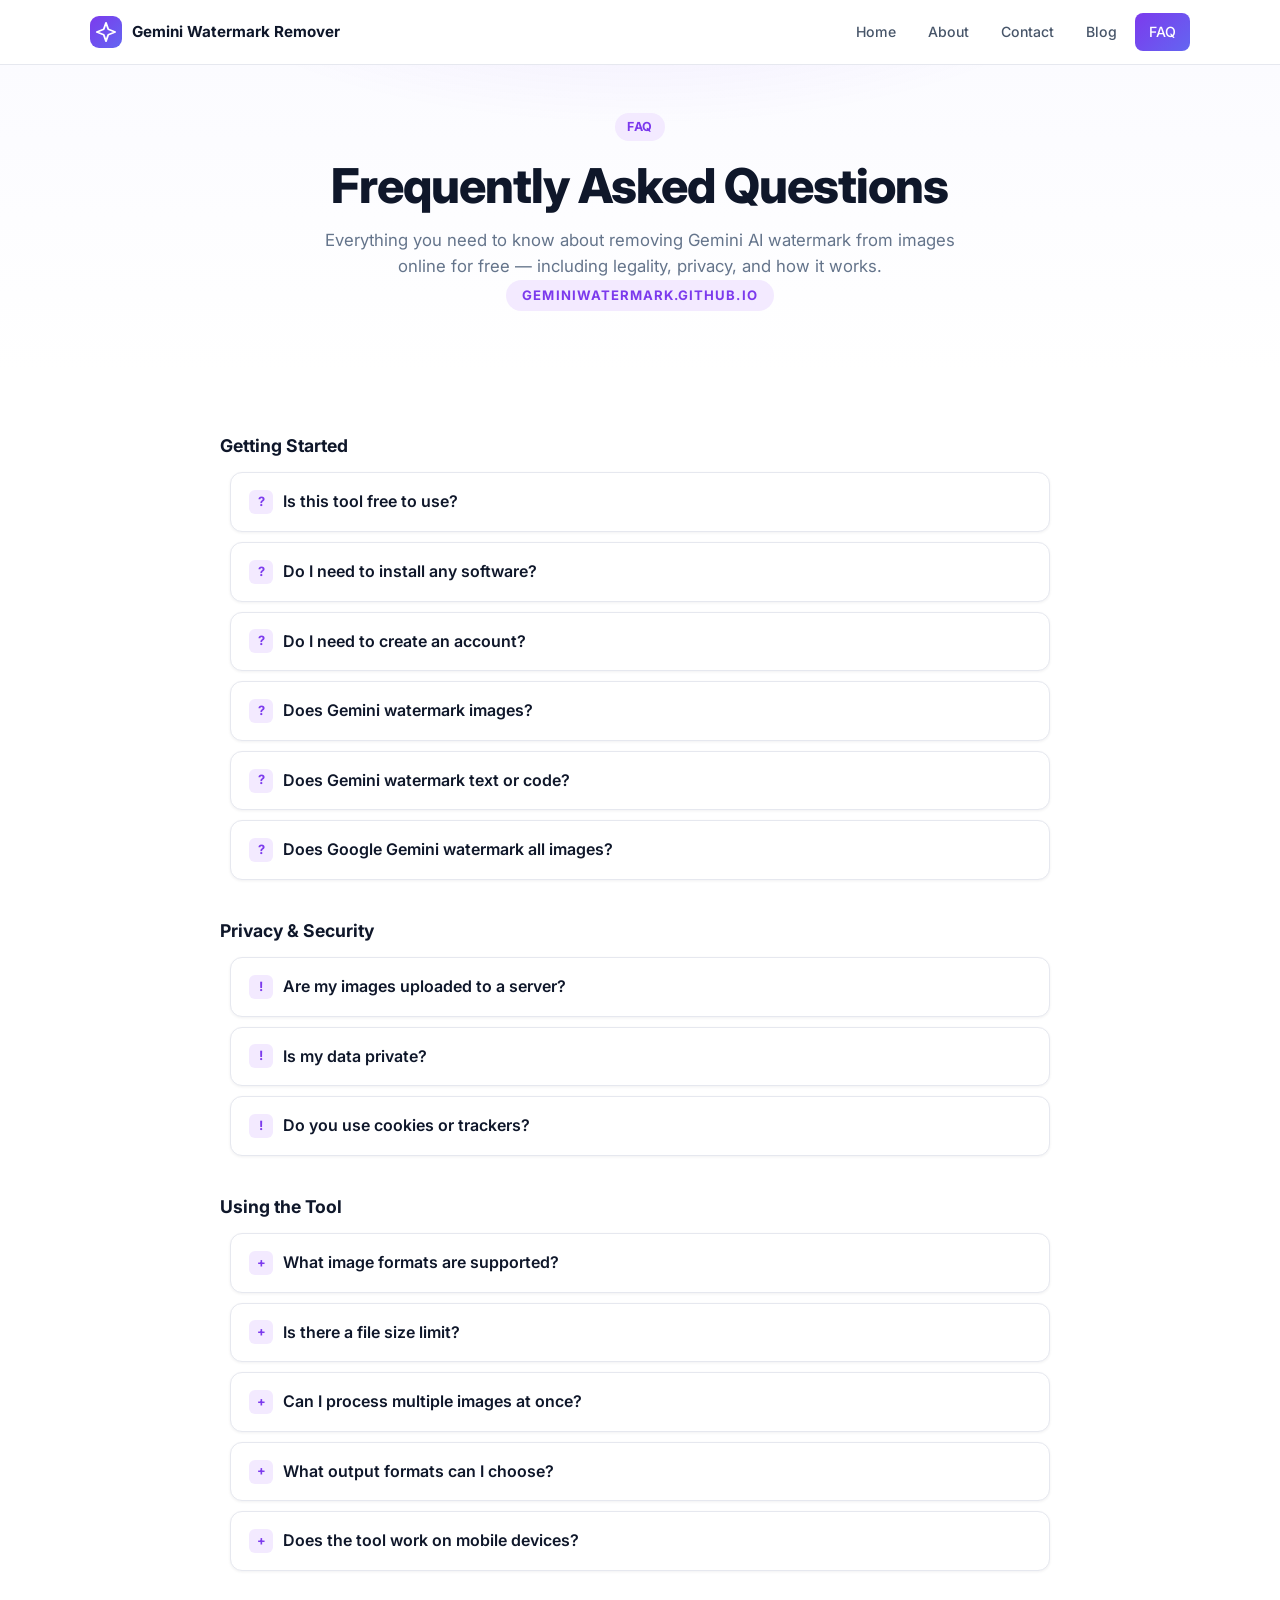
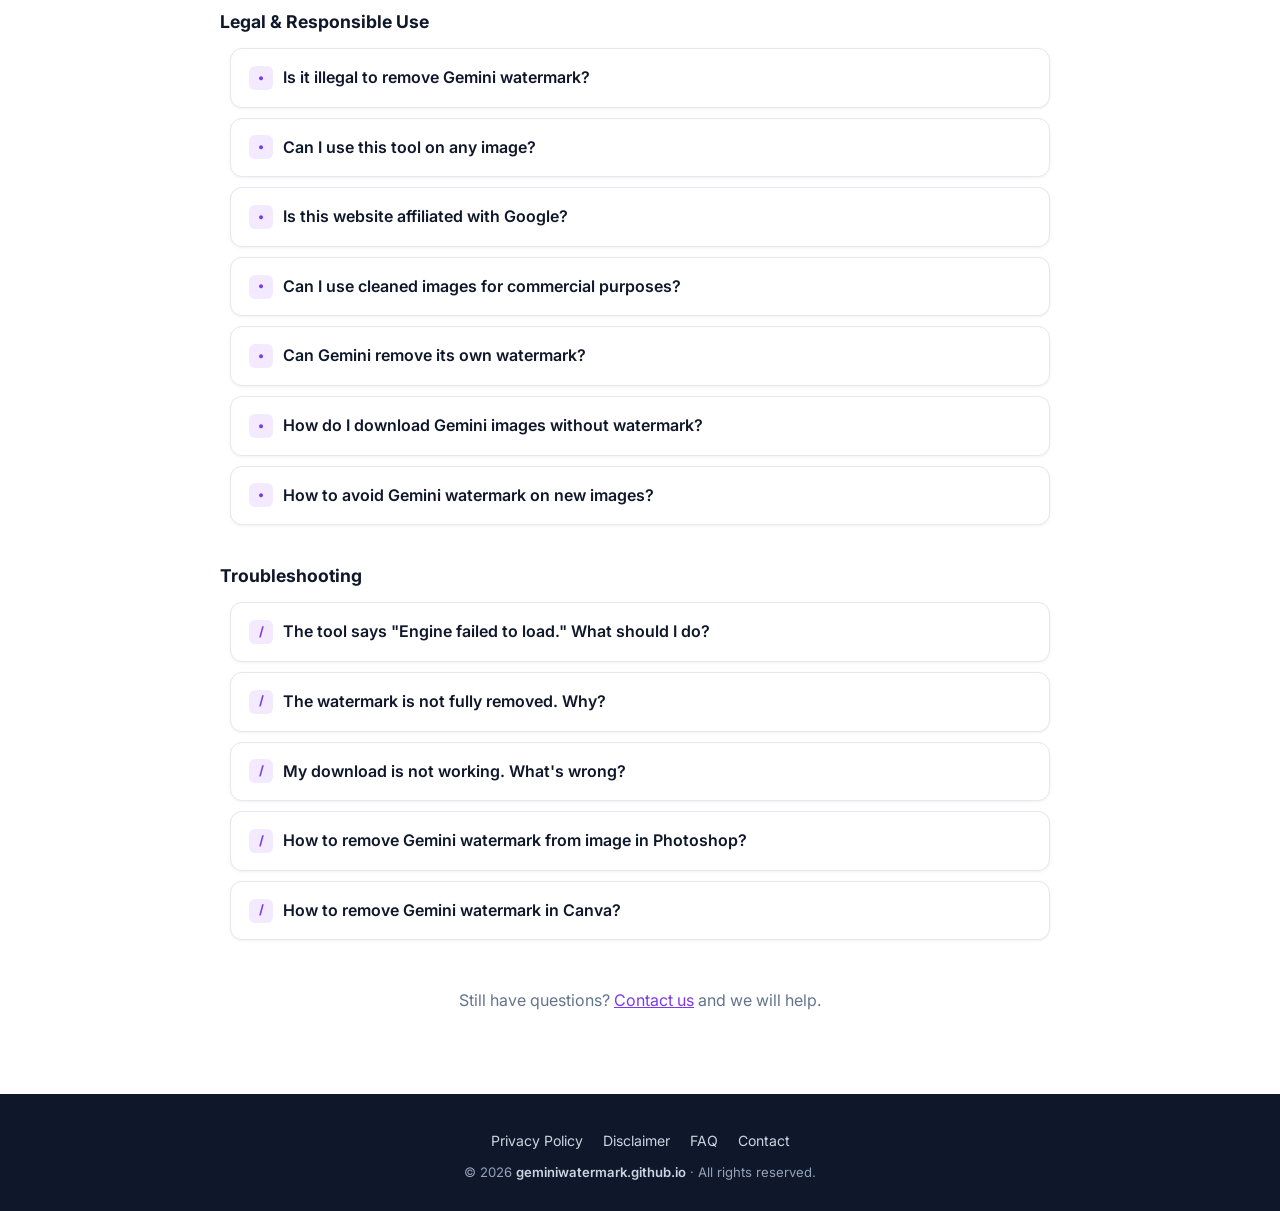
<file: faq.html>
<!DOCTYPE html>
<html lang="en">
<head>
  <meta charset="UTF-8" />
  <meta name="viewport" content="width=device-width, initial-scale=1.0" />
  <title>FAQ - Gemini Watermark Remover</title>
  <meta name="description" content="FAQ about Gemini watermark remover. Does Gemini watermark images? How to remove Gemini watermark? Is it illegal to remove AI watermark? Get answers to common questions." />
  <meta property="og:title" content="FAQ - Gemini Watermark Remover" />
  <meta property="og:description" content="FAQ about Gemini watermark remover. Does Gemini watermark images? How to remove Gemini watermark? Is it illegal to remove AI watermark? Get answers." />
  <meta property="og:image" content="https://geminiwatermark.github.io/images/og-image.jpg" />
  <meta property="og:url" content="https://geminiwatermark.github.io/faq.html" />
  <meta property="og:type" content="website" />
  <meta name="twitter:card" content="summary_large_image" />
  <link rel="stylesheet" href="style.css" />
  <link rel="preconnect" href="https://fonts.googleapis.com" />
  <link rel="preconnect" href="https://fonts.gstatic.com" crossorigin />
  <link href="https://fonts.googleapis.com/css2?family=Inter:wght@400;500;600;700;800&display=swap" rel="stylesheet" />
</head>
<body>
  <div class="page-loader" id="pageLoader">
    <div class="loader-spinner"></div>
  </div>
  <header class="site-header">
    <div class="container header-inner">
      <a href="index.html" class="logo">
        <span class="logo-mark">
          <svg viewBox="0 0 24 24" width="22" height="22" fill="none" stroke="currentColor" stroke-width="2" stroke-linecap="round" stroke-linejoin="round"><path d="M12 2 14.5 9 22 12 14.5 15 12 22 9.5 15 2 12 9.5 9z"/></svg>
        </span>
        <span class="logo-text">Gemini Watermark Remover</span>
      </a>
      <nav class="primary-nav" aria-label="Primary">
        <a href="index.html">Home</a>
        <a href="about.html">About</a>
        <a href="contact.html">Contact</a>
        <a href="blog.html">Blog</a>
        <a href="faq.html" class="active">FAQ</a>
      </nav>
      <button class="menu-toggle" id="menuToggle" aria-label="Toggle menu" aria-expanded="false">
        <span></span><span></span><span></span>
      </button>
    </div>
    <div class="mobile-nav" id="mobileNav" hidden>
      <a href="index.html">Home</a>
      <a href="about.html">About</a>
      <a href="contact.html">Contact</a>
      <a href="blog.html">Blog</a>
      <a href="faq.html" class="active">FAQ</a>
    </div>
  </header>

  <main>
    <section class="blog-hero">
      <div class="container center">
        <p class="blog-hero-label">FAQ</p>
        <h1>Frequently Asked Questions</h1>
        <p class="blog-hero-sub">Everything you need to know about removing Gemini AI watermark from images online for free — including legality, privacy, and how it works.</p>
        <p class="hero-url"><a href="https://geminiwatermark.github.io/">geminiwatermark.github.io</a></p>
      </div>
    </section>

    <section class="section">
      <div class="container narrow">

        <div class="faq-section">
          <h3>Getting Started</h3>
          <div class="faq">
            <details>
              <summary><span class="faq-summary-icon">?</span>Is this tool free to use?</summary>
              <div class="faq-content">
                <p>Yes, this Gemini watermark remover is completely free. No account registration, no credit card, and no hidden charges. You can remove Gemini watermarks online free as many times as you need.</p>
              </div>
            </details>
            <details>
              <summary><span class="faq-summary-icon">?</span>Do I need to install any software?</summary>
              <div class="faq-content">
                <p>No installation is required. This online Gemini watermark remover runs entirely in your web browser. No Photoshop, no GIMP, no plugins needed.</p>
              </div>
            </details>
            <details>
              <summary><span class="faq-summary-icon">?</span>Do I need to create an account?</summary>
              <div class="faq-content">
                <p>No account or sign-up is needed. Remove Gemini watermark from image without any registration process.</p>
              </div>
            </details>
            <details>
              <summary><span class="faq-summary-icon">?</span>Does Gemini watermark images?</summary>
              <div class="faq-content">
                <p>Yes, Google Gemini adds a visible AI watermark to every image it generates. The Gemini watermark typically appears as a semi-transparent label in the bottom-right corner. It is Google's way of marking AI-generated content for transparency.</p>
              </div>
            </details>
            <details>
              <summary><span class="faq-summary-icon">?</span>Does Gemini watermark text or code?</summary>
              <div class="faq-content">
                <p>No, the Gemini watermark is only applied to AI-generated images, not to text or code responses. Gemini does not add watermarks to text or code outputs.</p>
              </div>
            </details>
            <details>
              <summary><span class="faq-summary-icon">?</span>Does Google Gemini watermark all images?</summary>
              <div class="faq-content">
                <p>Yes, all images generated through Google Gemini AI include the SynthID watermark. This is part of Google's responsible AI approach to ensure AI-generated content is identifiable.</p>
              </div>
            </details>
          </div>
        </div>

        <div class="faq-section">
          <h3>Privacy & Security</h3>
          <div class="faq">
            <details>
              <summary><span class="faq-summary-icon">!</span>Are my images uploaded to a server?</summary>
              <div class="faq-content">
                <p>No. All image processing happens locally in your browser using JavaScript. Your images never leave your device. We do not store, copy, or transmit your images anywhere.</p>
              </div>
            </details>
            <details>
              <summary><span class="faq-summary-icon">!</span>Is my data private?</summary>
              <div class="faq-content">
                <p>Yes. Because processing happens entirely in your browser, no one else can access your images. We do not collect or store any personal information related to your uploaded files.</p>
              </div>
            </details>
            <details>
              <summary><span class="faq-summary-icon">!</span>Do you use cookies or trackers?</summary>
              <div class="faq-content">
                <p>We use only essential cookies required for the basic functioning of the website. No tracking or analytics cookies are used without your consent. See our <a href="privacy-policy.html" style="color:var(--brand);text-decoration:underline">Privacy Policy</a> for details.</p>
              </div>
            </details>
          </div>
        </div>

        <div class="faq-section">
          <h3>Using the Tool</h3>
          <div class="faq">
            <details>
              <summary><span class="faq-summary-icon">+</span>What image formats are supported?</summary>
              <div class="faq-content">
                <p>The tool supports PNG, JPG (JPEG), and WebP formats. These cover the most common image types used for AI-generated content.</p>
              </div>
            </details>
            <details>
              <summary><span class="faq-summary-icon">+</span>Is there a file size limit?</summary>
              <div class="faq-content">
                <p>Yes, the maximum file size is 20MB per image. For larger files, we recommend compressing them first using an image optimization tool.</p>
              </div>
            </details>
            <details>
              <summary><span class="faq-summary-icon">+</span>Can I process multiple images at once?</summary>
              <div class="faq-content">
                <p>Yes. When you select or drag multiple images, the tool switches to batch mode. You can process all images at once and download them individually or as a group.</p>
              </div>
            </details>
            <details>
              <summary><span class="faq-summary-icon">+</span>What output formats can I choose?</summary>
              <div class="faq-content">
                <p>You can download the cleaned image in PNG (lossless), JPG (smaller file), or WebP (modern web format). Choose based on your quality and file size needs.</p>
              </div>
            </details>
            <details>
              <summary><span class="faq-summary-icon">+</span>Does the tool work on mobile devices?</summary>
              <div class="faq-content">
                <p>Yes. The tool is fully responsive and works on smartphones and tablets. For the best experience, use Chrome or Safari on your mobile device.</p>
              </div>
            </details>
          </div>
        </div>

        <div class="faq-section">
          <h3>Legal & Responsible Use</h3>
          <div class="faq">
            <details>
              <summary><span class="faq-summary-icon">&bull;</span>Is it illegal to remove Gemini watermark?</summary>
              <div class="faq-content">
                <p>Removing watermarks from images you do not own may violate copyright laws. However, if you generated the image yourself or have explicit permission, removing the Gemini watermark from your own images for personal use is generally acceptable. Always respect copyright and terms of service.</p>
              </div>
            </details>
            <details>
              <summary><span class="faq-summary-icon">&bull;</span>Can I use this tool on any image?</summary>
              <div class="faq-content">
                <p>No. You should only use this Gemini watermark cleaner on images that you own, created yourself, or have explicit permission to edit. Removing watermarks from images you do not own may violate copyright laws.</p>
              </div>
            </details>
            <details>
              <summary><span class="faq-summary-icon">&bull;</span>Is this website affiliated with Google?</summary>
              <div class="faq-content">
                <p>No. This website and tool are independent and are not affiliated with, endorsed by, or sponsored by Google LLC. "Gemini" is a trademark of Google LLC and is used for identification purposes only.</p>
              </div>
            </details>
            <details>
              <summary><span class="faq-summary-icon">&bull;</span>Can I use cleaned images for commercial purposes?</summary>
              <div class="faq-content">
                <p>Usage rights depend on the original image license and your agreement with the platform that generated it. Please review Google's terms of service and consult a legal professional for commercial use guidance.</p>
              </div>
            </details>
            <details>
              <summary><span class="faq-summary-icon">&bull;</span>Can Gemini remove its own watermark?</summary>
              <div class="faq-content">
                <p>No, Gemini AI itself does not provide a built-in feature to remove its own watermark from generated images. You need a third-party tool like our Gemini watermark remover to clean your images without watermark.</p>
              </div>
            </details>
            <details>
              <summary><span class="faq-summary-icon">&bull;</span>How do I download Gemini images without watermark?</summary>
              <div class="faq-content">
                <p>To get Gemini images without watermark, use our free online Gemini watermark remover. Upload your image, let the tool process it automatically, and download the cleaned version. No account or software needed.</p>
              </div>
            </details>
            <details>
              <summary><span class="faq-summary-icon">&bull;</span>How to avoid Gemini watermark on new images?</summary>
              <div class="faq-content">
                <p>Currently, all images generated through Google Gemini AI include a watermark. There is no official way to disable or avoid the Gemini watermark. Use our watermark remover to clean already-generated images you own.</p>
              </div>
            </details>
          </div>
        </div>

        <div class="faq-section">
          <h3>Troubleshooting</h3>
          <div class="faq">
            <details>
              <summary><span class="faq-summary-icon">/</span>The tool says "Engine failed to load." What should I do?</summary>
              <div class="faq-content">
                <p>Try refreshing the page. Ensure you have a stable internet connection for the initial load. If the problem persists, try disabling browser extensions or using a different browser.</p>
              </div>
            </details>
            <details>
              <summary><span class="faq-summary-icon">/</span>The watermark is not fully removed. Why?</summary>
              <div class="faq-content">
                <p>This can happen if the image has been cropped, resized, or heavily compressed. For best results, use the original uncropped image in PNG format. See our <a href="blog/common-problems.html" style="color:var(--brand);text-decoration:underline">troubleshooting guide</a> for more help on getting a clean image without watermark.</p>
              </div>
            </details>
            <details>
              <summary><span class="faq-summary-icon">/</span>My download is not working. What's wrong?</summary>
              <div class="faq-content">
                <p>This is usually a browser permissions issue. Make sure your browser allows file downloads. Try clearing your cache or using a different browser if the problem continues.</p>
              </div>
            </details>
            <details>
              <summary><span class="faq-summary-icon">/</span>How to remove Gemini watermark from image in Photoshop?</summary>
              <div class="faq-content">
                <p>You can remove Gemini watermark in Photoshop using tools like Clone Stamp, Healing Brush, or Content-Aware Fill. However, it takes 5-15 minutes per image and requires editing skills. Our free online tool does the same job in seconds without Photoshop.</p>
              </div>
            </details>
            <details>
              <summary><span class="faq-summary-icon">/</span>How to remove Gemini watermark in Canva?</summary>
              <div class="faq-content">
                <p>Canva does not have a dedicated Gemini watermark removal feature. You can use the Magic Eraser tool in Canva Pro, but results vary. For best results, use our dedicated Gemini watermark remover that automatically detects and removes the watermark.</p>
              </div>
            </details>
          </div>
        </div>

        <div class="faq-section" style="text-align:center;margin-top:48px">
          <p style="color:var(--muted)">Still have questions? <a href="contact.html" style="color:var(--brand);text-decoration:underline">Contact us</a> and we will help.</p>
        </div>

      </div>
    </section>
  </main>

  <footer class="site-footer">
    <div class="container">
      <nav class="footer-nav">
        <a href="privacy-policy.html">Privacy Policy</a>
        <a href="disclaimer.html">Disclaimer</a>
        <a href="faq.html">FAQ</a>
        <a href="contact.html">Contact</a>
      </nav>
      <p class="copy">&copy; 2026 <a href="https://geminiwatermark.github.io/" class="footer-url">geminiwatermark.github.io</a> &middot; All rights reserved.</p>
    </div>
  </footer>

  <script src="script.js"></script>
</body>
</html>
</file>
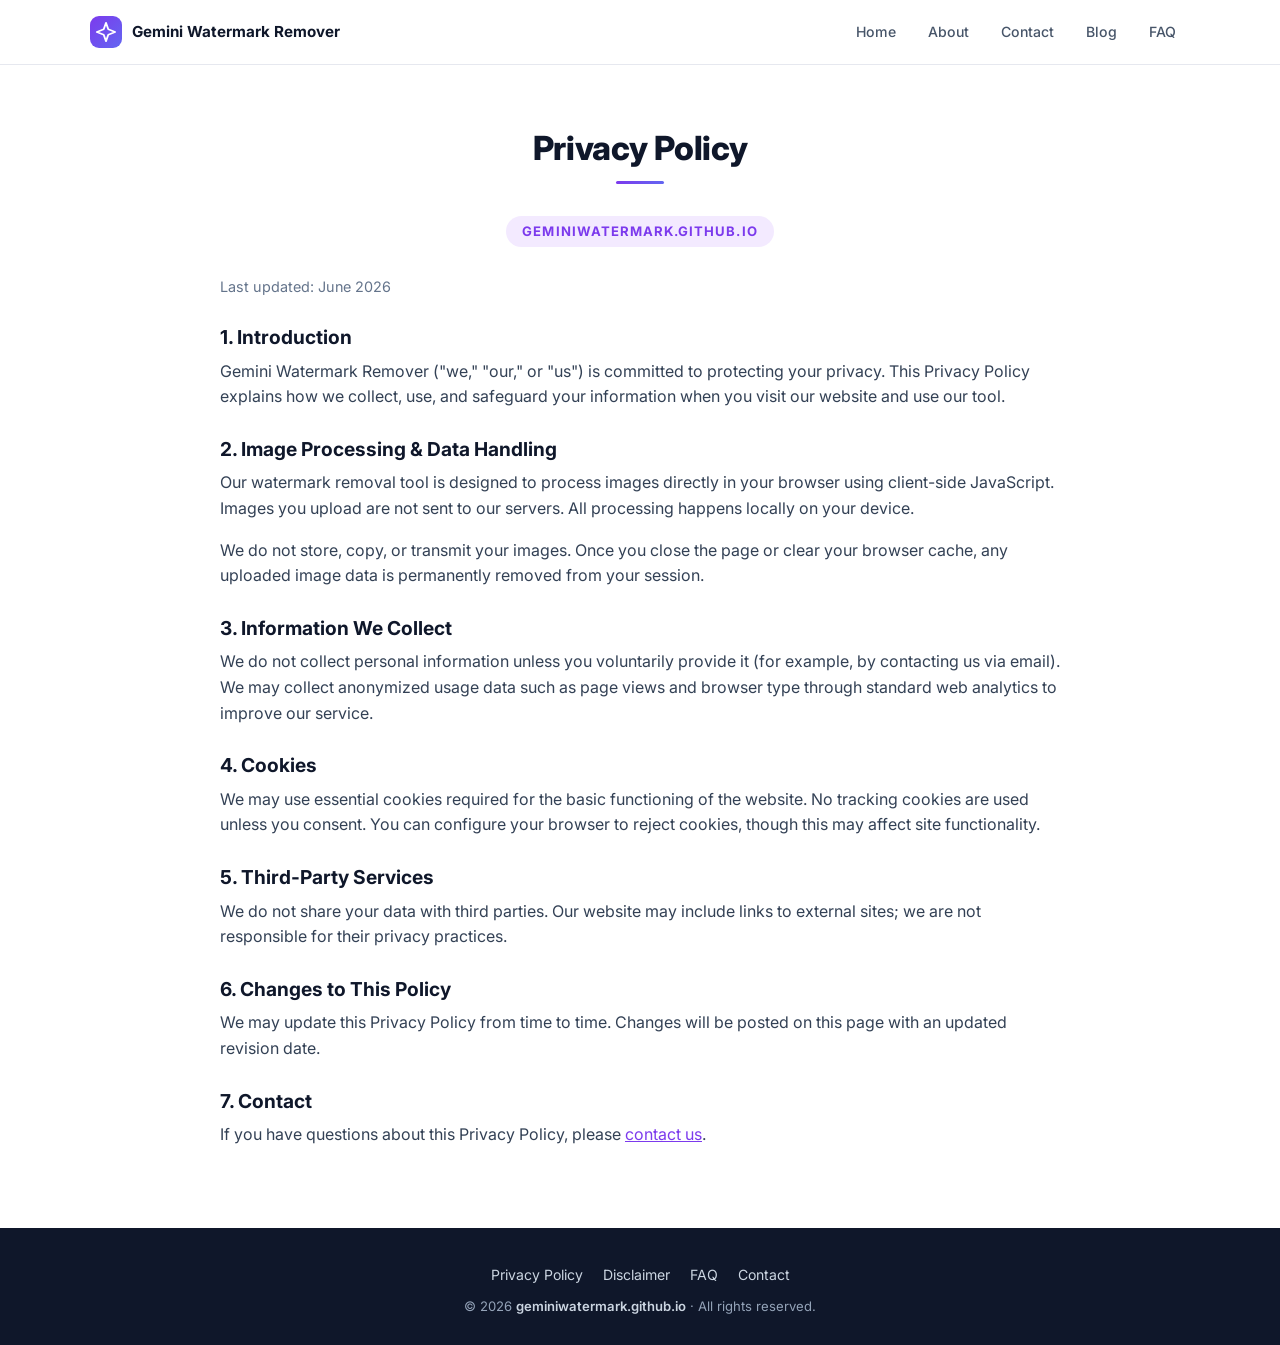
<file: privacy-policy.html>
<!DOCTYPE html>
<html lang="en">
<head>
  <meta charset="UTF-8" />
  <meta name="viewport" content="width=device-width, initial-scale=1.0" />
  <title>Privacy Policy - Gemini Watermark Remover</title>
  <meta name="description" content="Privacy Policy for Gemini Watermark Remover. Your images stay private — all processing happens locally in your browser. No uploads, no data collection." />
  <meta property="og:title" content="Privacy Policy - Gemini Watermark Remover" />
  <meta property="og:description" content="Privacy Policy for Gemini Watermark Remover. Your images stay private — all processing happens locally in your browser." />
  <meta property="og:image" content="https://geminiwatermark.github.io/images/og-image.jpg" />
  <meta property="og:url" content="https://geminiwatermark.github.io/privacy-policy.html" />
  <meta property="og:type" content="website" />
  <meta name="twitter:card" content="summary_large_image" />
  <link rel="stylesheet" href="style.css" />
  <link rel="preconnect" href="https://fonts.googleapis.com" />
  <link rel="preconnect" href="https://fonts.gstatic.com" crossorigin />
  <link href="https://fonts.googleapis.com/css2?family=Inter:wght@400;500;600;700;800&display=swap" rel="stylesheet" />
</head>
<body>
  <div class="page-loader" id="pageLoader">
    <div class="loader-spinner"></div>
  </div>
  <header class="site-header">
    <div class="container header-inner">
      <a href="index.html" class="logo">
        <span class="logo-mark">
          <svg viewBox="0 0 24 24" width="22" height="22" fill="none" stroke="currentColor" stroke-width="2" stroke-linecap="round" stroke-linejoin="round"><path d="M12 2 14.5 9 22 12 14.5 15 12 22 9.5 15 2 12 9.5 9z"/></svg>
        </span>
        <span class="logo-text">Gemini Watermark Remover</span>
      </a>
      <nav class="primary-nav" aria-label="Primary">
        <a href="index.html">Home</a>
        <a href="about.html">About</a>
        <a href="contact.html">Contact</a>
        <a href="blog.html">Blog</a>
        <a href="faq.html">FAQ</a>
      </nav>
      <button class="menu-toggle" id="menuToggle" aria-label="Toggle menu" aria-expanded="false">
        <span></span><span></span><span></span>
      </button>
    </div>
    <div class="mobile-nav" id="mobileNav" hidden>
      <a href="index.html">Home</a>
      <a href="about.html">About</a>
      <a href="contact.html">Contact</a>
      <a href="blog.html">Blog</a>
      <a href="faq.html">FAQ</a>
    </div>
  </header>

  <main>
    <section class="section">
      <div class="container narrow">
        <h2 class="section-title">Privacy Policy</h2>
        <p class="hero-url"><a href="https://geminiwatermark.github.io/">geminiwatermark.github.io</a></p>
        <p class="muted small">Last updated: June 2026</p>

        <h3 class="sub-title">1. Introduction</h3>
        <p>
          Gemini Watermark Remover ("we," "our," or "us") is committed to protecting your privacy.
          This Privacy Policy explains how we collect, use, and safeguard your information when you
          visit our website and use our tool.
        </p>

        <h3 class="sub-title">2. Image Processing & Data Handling</h3>
        <p>
          Our watermark removal tool is designed to process images directly in your browser using
          client-side JavaScript. Images you upload are not sent to our servers. All processing
          happens locally on your device.
        </p>
        <p>
          We do not store, copy, or transmit your images. Once you close the page or clear your
          browser cache, any uploaded image data is permanently removed from your session.
        </p>

        <h3 class="sub-title">3. Information We Collect</h3>
        <p>
          We do not collect personal information unless you voluntarily provide it (for example,
          by contacting us via email). We may collect anonymized usage data such as page views
          and browser type through standard web analytics to improve our service.
        </p>

        <h3 class="sub-title">4. Cookies</h3>
        <p>
          We may use essential cookies required for the basic functioning of the website. No
          tracking cookies are used unless you consent. You can configure your browser to reject
          cookies, though this may affect site functionality.
        </p>

        <h3 class="sub-title">5. Third-Party Services</h3>
        <p>
          We do not share your data with third parties. Our website may include links to external
          sites; we are not responsible for their privacy practices.
        </p>

        <h3 class="sub-title">6. Changes to This Policy</h3>
        <p>
          We may update this Privacy Policy from time to time. Changes will be posted on this page
          with an updated revision date.
        </p>

        <h3 class="sub-title">7. Contact</h3>
        <p>
          If you have questions about this Privacy Policy, please <a href="contact.html" style="color:var(--brand);text-decoration:underline">contact us</a>.
        </p>
      </div>
    </section>
  </main>

  <footer class="site-footer">
    <div class="container">
      <nav class="footer-nav">
        <a href="privacy-policy.html">Privacy Policy</a>
        <a href="disclaimer.html">Disclaimer</a>
        <a href="faq.html">FAQ</a>
        <a href="contact.html">Contact</a>
      </nav>
      <p class="copy">&copy; 2026 <a href="https://geminiwatermark.github.io/" class="footer-url">geminiwatermark.github.io</a> &middot; All rights reserved.</p>
    </div>
  </footer>

  <script src="script.js"></script>
</body>
</html>
</file>
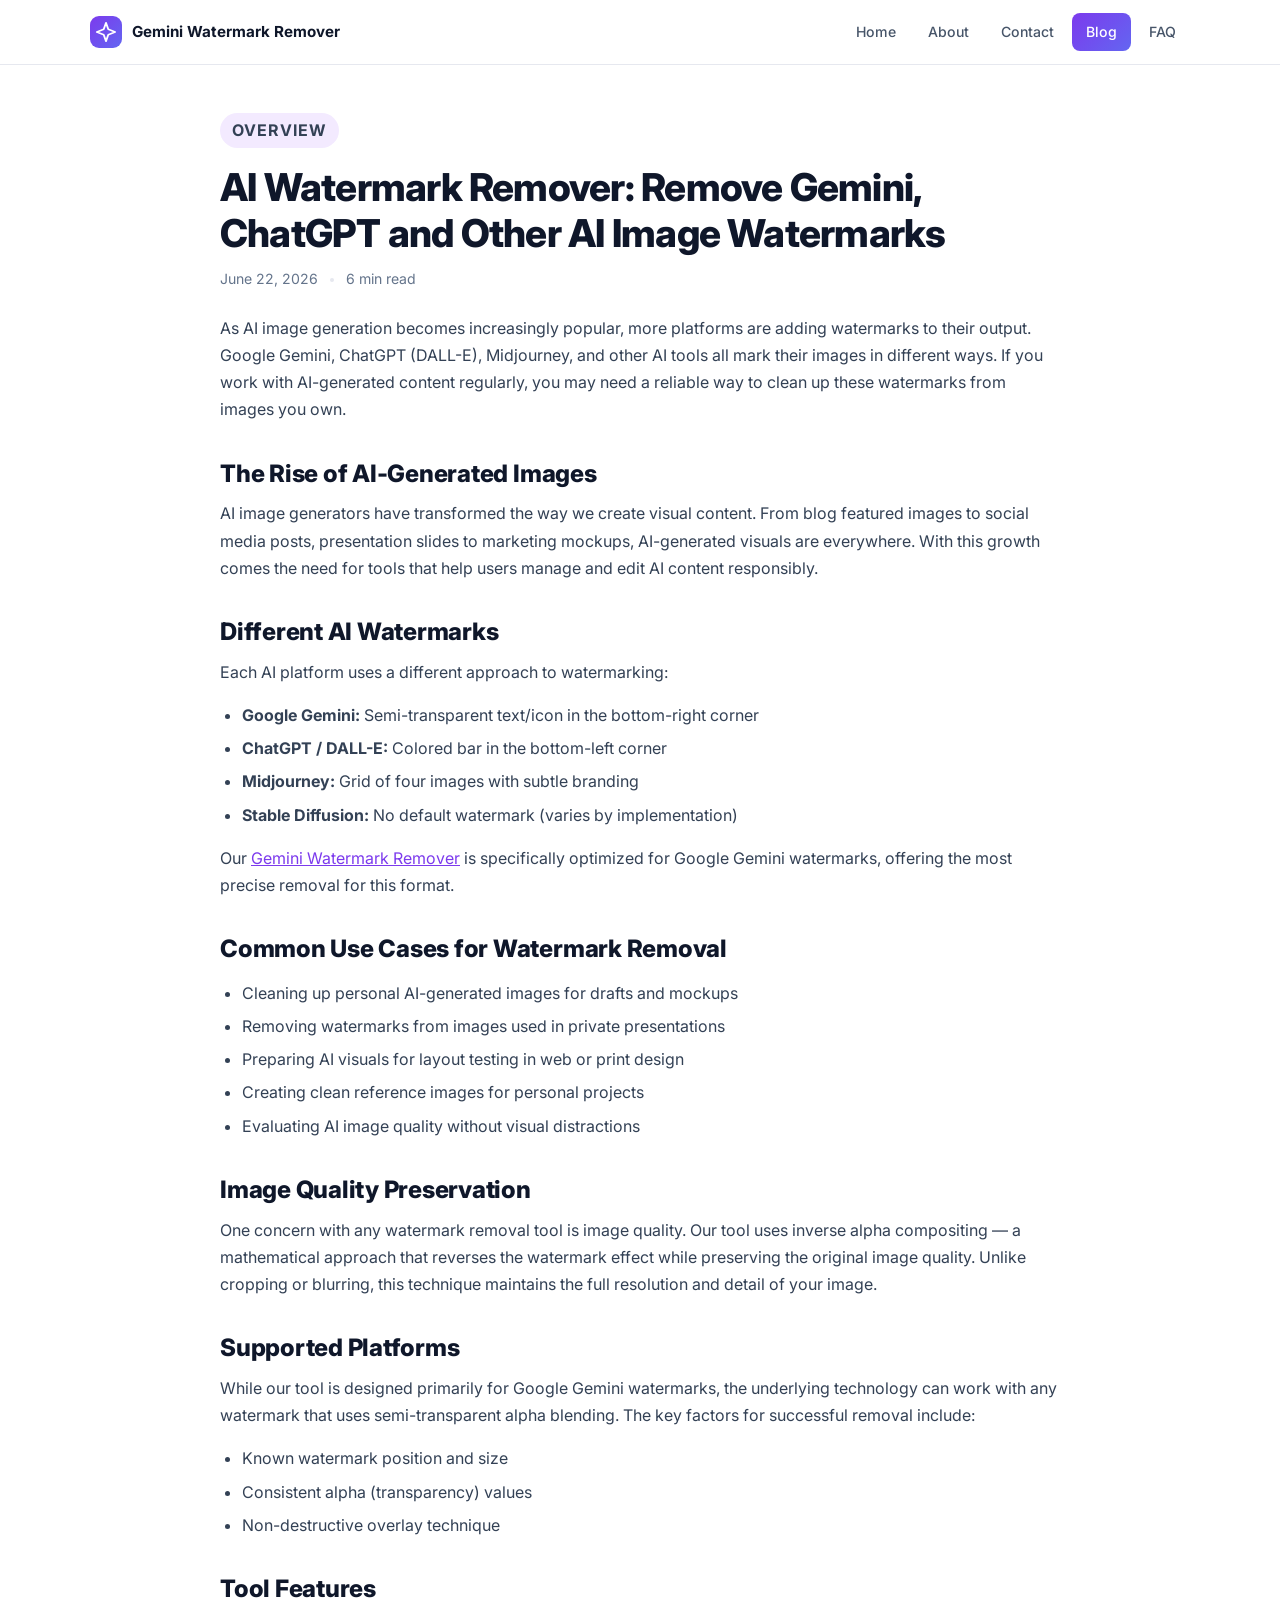
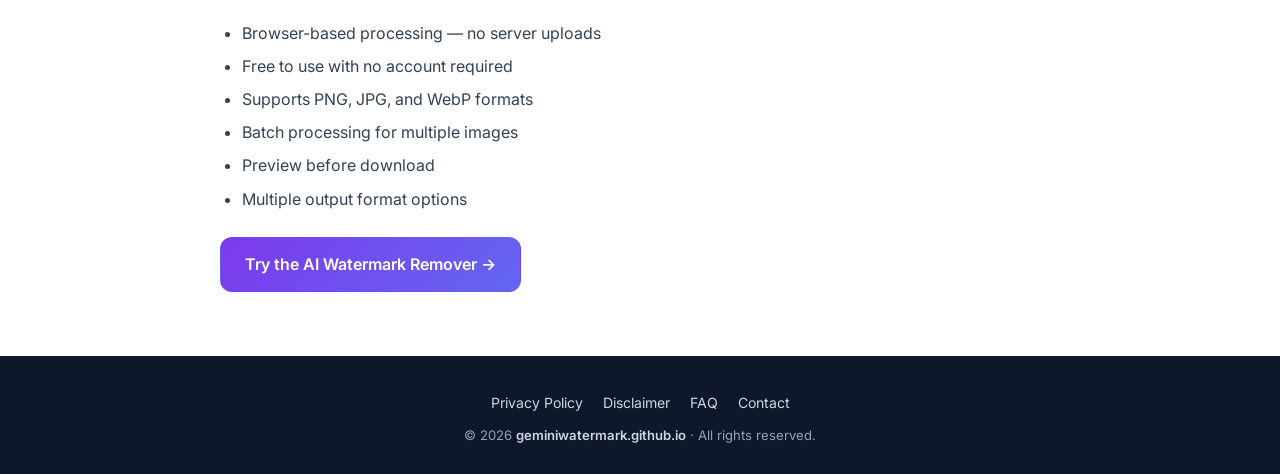
<file: blog/ai-watermark-remover.html>
<!DOCTYPE html>
<html lang="en">
<head>
  <meta charset="UTF-8" />
  <meta name="viewport" content="width=device-width, initial-scale=1.0" />
  <title>AI Watermark Remover: Remove Gemini, ChatGPT and Other AI Image Watermarks - Gemini Watermark Remover</title>
  <meta name="description" content="AI watermark remover for Gemini, ChatGPT, DALL-E and more. Remove AI watermarks from generated images online free. Clean images without watermark." />
  <meta property="og:title" content="AI Watermark Remover: Remove Gemini, ChatGPT and Other AI Image Watermarks" />
  <meta property="og:description" content="AI watermark remover for Gemini, ChatGPT, DALL-E and more. Remove AI watermarks from generated images online free." />
  <meta property="og:image" content="https://geminiwatermark.github.io/images/og-image.jpg" />
  <meta property="og:url" content="https://geminiwatermark.github.io/blog/ai-watermark-remover.html" />
  <meta property="og:type" content="article" />
  <meta name="twitter:card" content="summary_large_image" />
  <link rel="stylesheet" href="../style.css" />
  <link rel="preconnect" href="https://fonts.googleapis.com" />
  <link rel="preconnect" href="https://fonts.gstatic.com" crossorigin />
  <link href="https://fonts.googleapis.com/css2?family=Inter:wght@400;500;600;700;800&display=swap" rel="stylesheet" />
</head>
<body>
  <div class="page-loader" id="pageLoader">
    <div class="loader-spinner"></div>
  </div>
  <header class="site-header">
    <div class="container header-inner">
      <a href="../index.html" class="logo">
        <span class="logo-mark">
          <svg viewBox="0 0 24 24" width="22" height="22" fill="none" stroke="currentColor" stroke-width="2" stroke-linecap="round" stroke-linejoin="round"><path d="M12 2 14.5 9 22 12 14.5 15 12 22 9.5 15 2 12 9.5 9z"/></svg>
        </span>
        <span class="logo-text">Gemini Watermark Remover</span>
      </a>
      <nav class="primary-nav" aria-label="Primary">
        <a href="../index.html">Home</a>
        <a href="../about.html">About</a>
        <a href="../contact.html">Contact</a>
        <a href="../blog.html" class="active">Blog</a>
        <a href="../faq.html">FAQ</a>
      </nav>
      <button class="menu-toggle" id="menuToggle" aria-label="Toggle menu" aria-expanded="false">
        <span></span><span></span><span></span>
      </button>
    </div>
    <div class="mobile-nav" id="mobileNav" hidden>
      <a href="../index.html">Home</a>
      <a href="../about.html">About</a>
      <a href="../contact.html">Contact</a>
      <a href="../blog.html" class="active">Blog</a>
      <a href="../faq.html">FAQ</a>
    </div>
  </header>

  <main>
    <section class="article">
      <div class="container narrow">
        <p class="blog-hero-label" style="margin-bottom:16px">Overview</p>
        <h1>AI Watermark Remover: Remove Gemini, ChatGPT and Other AI Image Watermarks</h1>
        <div class="article-meta">
          <span>June 22, 2026</span>
          <span class="dot"></span>
          <span>6 min read</span>
        </div>

        <p>As AI image generation becomes increasingly popular, more platforms are adding watermarks to their output. Google Gemini, ChatGPT (DALL-E), Midjourney, and other AI tools all mark their images in different ways. If you work with AI-generated content regularly, you may need a reliable way to clean up these watermarks from images you own.</p>

        <h2>The Rise of AI-Generated Images</h2>
        <p>AI image generators have transformed the way we create visual content. From blog featured images to social media posts, presentation slides to marketing mockups, AI-generated visuals are everywhere. With this growth comes the need for tools that help users manage and edit AI content responsibly.</p>

        <h2>Different AI Watermarks</h2>
        <p>Each AI platform uses a different approach to watermarking:</p>
        <ul>
          <li><strong>Google Gemini:</strong> Semi-transparent text/icon in the bottom-right corner</li>
          <li><strong>ChatGPT / DALL-E:</strong> Colored bar in the bottom-left corner</li>
          <li><strong>Midjourney:</strong> Grid of four images with subtle branding</li>
          <li><strong>Stable Diffusion:</strong> No default watermark (varies by implementation)</li>
        </ul>
        <p>Our <a href="../index.html" style="color:var(--brand);text-decoration:underline">Gemini Watermark Remover</a> is specifically optimized for Google Gemini watermarks, offering the most precise removal for this format.</p>

        <h2>Common Use Cases for Watermark Removal</h2>
        <ul>
          <li>Cleaning up personal AI-generated images for drafts and mockups</li>
          <li>Removing watermarks from images used in private presentations</li>
          <li>Preparing AI visuals for layout testing in web or print design</li>
          <li>Creating clean reference images for personal projects</li>
          <li>Evaluating AI image quality without visual distractions</li>
        </ul>

        <h2>Image Quality Preservation</h2>
        <p>One concern with any watermark removal tool is image quality. Our tool uses inverse alpha compositing — a mathematical approach that reverses the watermark effect while preserving the original image quality. Unlike cropping or blurring, this technique maintains the full resolution and detail of your image.</p>

        <h2>Supported Platforms</h2>
        <p>While our tool is designed primarily for Google Gemini watermarks, the underlying technology can work with any watermark that uses semi-transparent alpha blending. The key factors for successful removal include:</p>
        <ul>
          <li>Known watermark position and size</li>
          <li>Consistent alpha (transparency) values</li>
          <li>Non-destructive overlay technique</li>
        </ul>

        <h2>Tool Features</h2>
        <ul>
          <li>Browser-based processing — no server uploads</li>
          <li>Free to use with no account required</li>
          <li>Supports PNG, JPG, and WebP formats</li>
          <li>Batch processing for multiple images</li>
          <li>Preview before download</li>
          <li>Multiple output format options</li>
        </ul>

        <a href="../index.html" class="btn primary lg">Try the AI Watermark Remover &rarr;</a>
      </div>
    </section>
  </main>

  <footer class="site-footer">
    <div class="container">
      <nav class="footer-nav">
        <a href="../privacy-policy.html">Privacy Policy</a>
        <a href="../disclaimer.html">Disclaimer</a>
        <a href="../faq.html">FAQ</a>
        <a href="../contact.html">Contact</a>
      </nav>
      <p class="copy">&copy; 2026 <a href="https://geminiwatermark.github.io/" class="footer-url">geminiwatermark.github.io</a> &middot; All rights reserved.</p>
    </div>
  </footer>

  <script src="../script.js"></script>
</body>
</html>
</file>
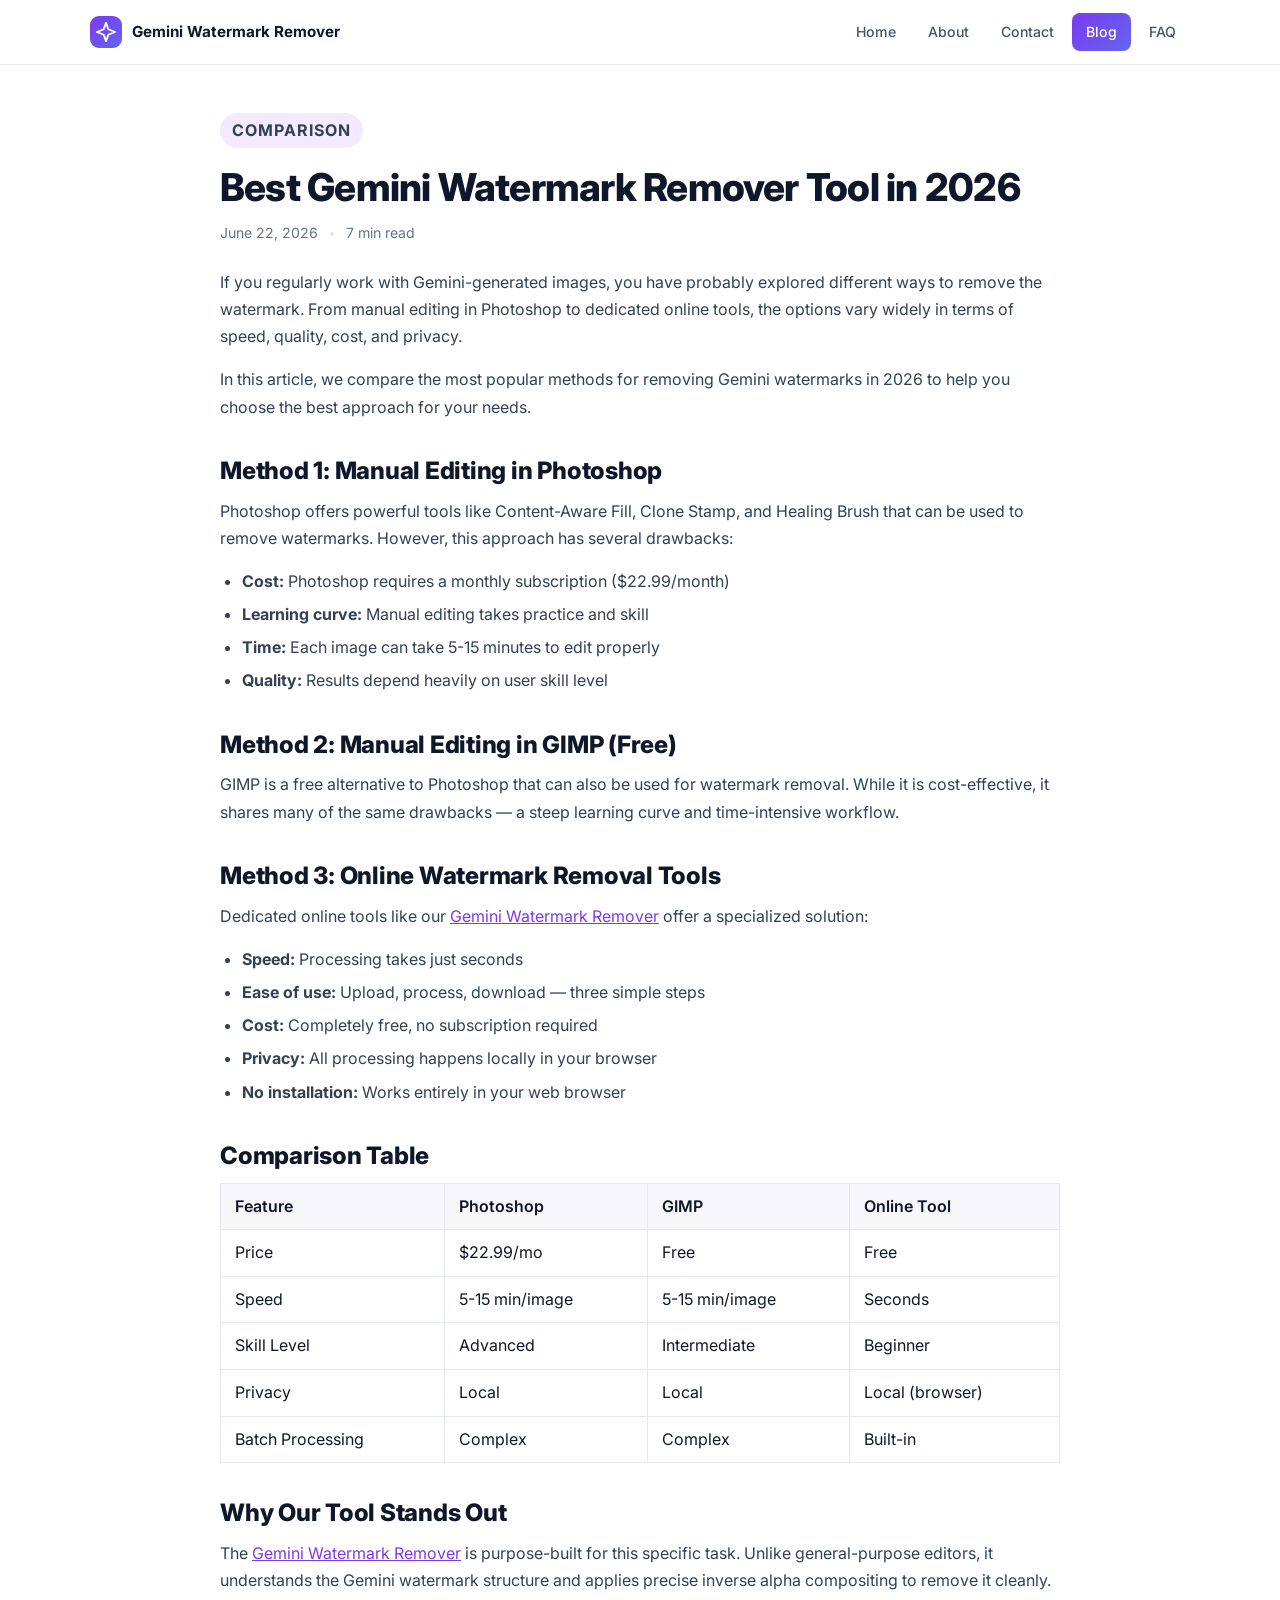
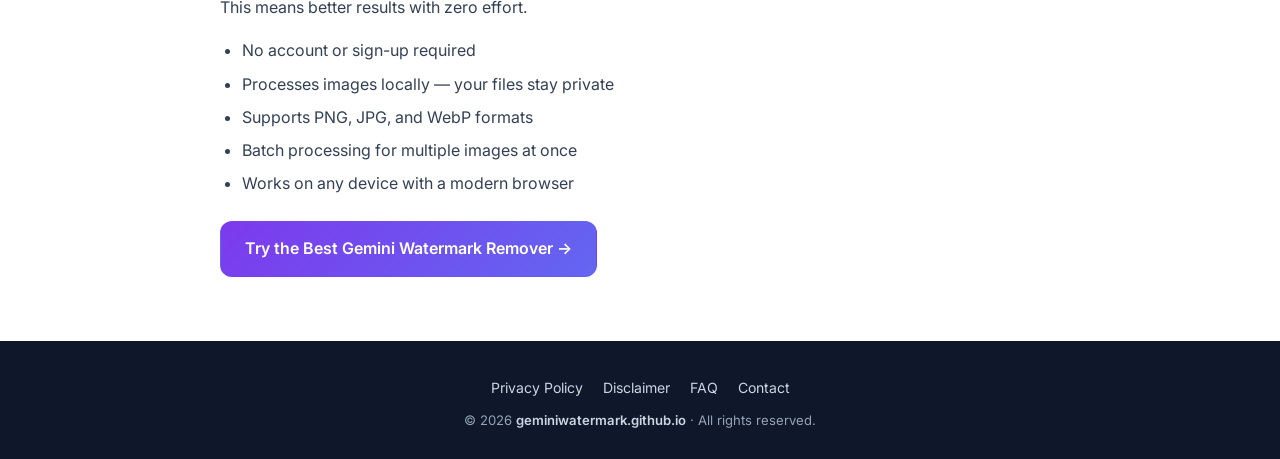
<file: blog/best-gemini-watermark-remover.html>
<!DOCTYPE html>
<html lang="en">
<head>
  <meta charset="UTF-8" />
  <meta name="viewport" content="width=device-width, initial-scale=1.0" />
  <title>Best Gemini Watermark Remover Tool in 2026 - Gemini Watermark Remover</title>
  <meta name="description" content="Best Gemini watermark remover in 2026. Compare online tools, Photoshop, GIMP, and manual methods for removing Google Gemini AI watermark. Speed, quality, privacy compared." />
  <meta property="og:title" content="Best Gemini Watermark Remover Tool in 2026" />
  <meta property="og:description" content="Best Gemini watermark remover in 2026. Compare online tools, Photoshop, GIMP, and manual methods for removing Gemini AI watermark." />
  <meta property="og:image" content="https://geminiwatermark.github.io/images/og-image.jpg" />
  <meta property="og:url" content="https://geminiwatermark.github.io/blog/best-gemini-watermark-remover.html" />
  <meta property="og:type" content="article" />
  <meta name="twitter:card" content="summary_large_image" />
  <link rel="stylesheet" href="../style.css" />
  <link rel="preconnect" href="https://fonts.googleapis.com" />
  <link rel="preconnect" href="https://fonts.gstatic.com" crossorigin />
  <link href="https://fonts.googleapis.com/css2?family=Inter:wght@400;500;600;700;800&display=swap" rel="stylesheet" />
</head>
<body>
  <div class="page-loader" id="pageLoader">
    <div class="loader-spinner"></div>
  </div>
  <header class="site-header">
    <div class="container header-inner">
      <a href="../index.html" class="logo">
        <span class="logo-mark">
          <svg viewBox="0 0 24 24" width="22" height="22" fill="none" stroke="currentColor" stroke-width="2" stroke-linecap="round" stroke-linejoin="round"><path d="M12 2 14.5 9 22 12 14.5 15 12 22 9.5 15 2 12 9.5 9z"/></svg>
        </span>
        <span class="logo-text">Gemini Watermark Remover</span>
      </a>
      <nav class="primary-nav" aria-label="Primary">
        <a href="../index.html">Home</a>
        <a href="../about.html">About</a>
        <a href="../contact.html">Contact</a>
        <a href="../blog.html" class="active">Blog</a>
        <a href="../faq.html">FAQ</a>
      </nav>
      <button class="menu-toggle" id="menuToggle" aria-label="Toggle menu" aria-expanded="false">
        <span></span><span></span><span></span>
      </button>
    </div>
    <div class="mobile-nav" id="mobileNav" hidden>
      <a href="../index.html">Home</a>
      <a href="../about.html">About</a>
      <a href="../contact.html">Contact</a>
      <a href="../blog.html" class="active">Blog</a>
      <a href="../faq.html">FAQ</a>
    </div>
  </header>

  <main>
    <section class="article">
      <div class="container narrow">
        <p class="blog-hero-label" style="margin-bottom:16px">Comparison</p>
        <h1>Best Gemini Watermark Remover Tool in 2026</h1>
        <div class="article-meta">
          <span>June 22, 2026</span>
          <span class="dot"></span>
          <span>7 min read</span>
        </div>

        <p>If you regularly work with Gemini-generated images, you have probably explored different ways to remove the watermark. From manual editing in Photoshop to dedicated online tools, the options vary widely in terms of speed, quality, cost, and privacy.</p>
        <p>In this article, we compare the most popular methods for removing Gemini watermarks in 2026 to help you choose the best approach for your needs.</p>

        <h2>Method 1: Manual Editing in Photoshop</h2>
        <p>Photoshop offers powerful tools like Content-Aware Fill, Clone Stamp, and Healing Brush that can be used to remove watermarks. However, this approach has several drawbacks:</p>
        <ul>
          <li><strong>Cost:</strong> Photoshop requires a monthly subscription ($22.99/month)</li>
          <li><strong>Learning curve:</strong> Manual editing takes practice and skill</li>
          <li><strong>Time:</strong> Each image can take 5-15 minutes to edit properly</li>
          <li><strong>Quality:</strong> Results depend heavily on user skill level</li>
        </ul>

        <h2>Method 2: Manual Editing in GIMP (Free)</h2>
        <p>GIMP is a free alternative to Photoshop that can also be used for watermark removal. While it is cost-effective, it shares many of the same drawbacks — a steep learning curve and time-intensive workflow.</p>

        <h2>Method 3: Online Watermark Removal Tools</h2>
        <p>Dedicated online tools like our <a href="../index.html" style="color:var(--brand);text-decoration:underline">Gemini Watermark Remover</a> offer a specialized solution:</p>
        <ul>
          <li><strong>Speed:</strong> Processing takes just seconds</li>
          <li><strong>Ease of use:</strong> Upload, process, download — three simple steps</li>
          <li><strong>Cost:</strong> Completely free, no subscription required</li>
          <li><strong>Privacy:</strong> All processing happens locally in your browser</li>
          <li><strong>No installation:</strong> Works entirely in your web browser</li>
        </ul>

        <h2>Comparison Table</h2>
        <table style="width:100%;border-collapse:collapse;margin-bottom:1em">
          <tr style="background:var(--bg-soft)"><td style="padding:10px 14px;border:1px solid var(--line);font-weight:600">Feature</td><td style="padding:10px 14px;border:1px solid var(--line);font-weight:600">Photoshop</td><td style="padding:10px 14px;border:1px solid var(--line);font-weight:600">GIMP</td><td style="padding:10px 14px;border:1px solid var(--line);font-weight:600">Online Tool</td></tr>
          <tr><td style="padding:10px 14px;border:1px solid var(--line)">Price</td><td style="padding:10px 14px;border:1px solid var(--line)">$22.99/mo</td><td style="padding:10px 14px;border:1px solid var(--line)">Free</td><td style="padding:10px 14px;border:1px solid var(--line)">Free</td></tr>
          <tr><td style="padding:10px 14px;border:1px solid var(--line)">Speed</td><td style="padding:10px 14px;border:1px solid var(--line)">5-15 min/image</td><td style="padding:10px 14px;border:1px solid var(--line)">5-15 min/image</td><td style="padding:10px 14px;border:1px solid var(--line)">Seconds</td></tr>
          <tr><td style="padding:10px 14px;border:1px solid var(--line)">Skill Level</td><td style="padding:10px 14px;border:1px solid var(--line)">Advanced</td><td style="padding:10px 14px;border:1px solid var(--line)">Intermediate</td><td style="padding:10px 14px;border:1px solid var(--line)">Beginner</td></tr>
          <tr><td style="padding:10px 14px;border:1px solid var(--line)">Privacy</td><td style="padding:10px 14px;border:1px solid var(--line)">Local</td><td style="padding:10px 14px;border:1px solid var(--line)">Local</td><td style="padding:10px 14px;border:1px solid var(--line)">Local (browser)</td></tr>
          <tr><td style="padding:10px 14px;border:1px solid var(--line)">Batch Processing</td><td style="padding:10px 14px;border:1px solid var(--line)">Complex</td><td style="padding:10px 14px;border:1px solid var(--line)">Complex</td><td style="padding:10px 14px;border:1px solid var(--line)">Built-in</td></tr>
        </table>

        <h2>Why Our Tool Stands Out</h2>
        <p>The <a href="../index.html" style="color:var(--brand);text-decoration:underline">Gemini Watermark Remover</a> is purpose-built for this specific task. Unlike general-purpose editors, it understands the Gemini watermark structure and applies precise inverse alpha compositing to remove it cleanly. This means better results with zero effort.</p>
        <ul>
          <li>No account or sign-up required</li>
          <li>Processes images locally — your files stay private</li>
          <li>Supports PNG, JPG, and WebP formats</li>
          <li>Batch processing for multiple images at once</li>
          <li>Works on any device with a modern browser</li>
        </ul>

        <a href="../index.html" class="btn primary lg">Try the Best Gemini Watermark Remover &rarr;</a>
      </div>
    </section>
  </main>

  <footer class="site-footer">
    <div class="container">
      <nav class="footer-nav">
        <a href="../privacy-policy.html">Privacy Policy</a>
        <a href="../disclaimer.html">Disclaimer</a>
        <a href="../faq.html">FAQ</a>
        <a href="../contact.html">Contact</a>
      </nav>
      <p class="copy">&copy; 2026 <a href="https://geminiwatermark.github.io/" class="footer-url">geminiwatermark.github.io</a> &middot; All rights reserved.</p>
    </div>
  </footer>

  <script src="../script.js"></script>
</body>
</html>
</file>
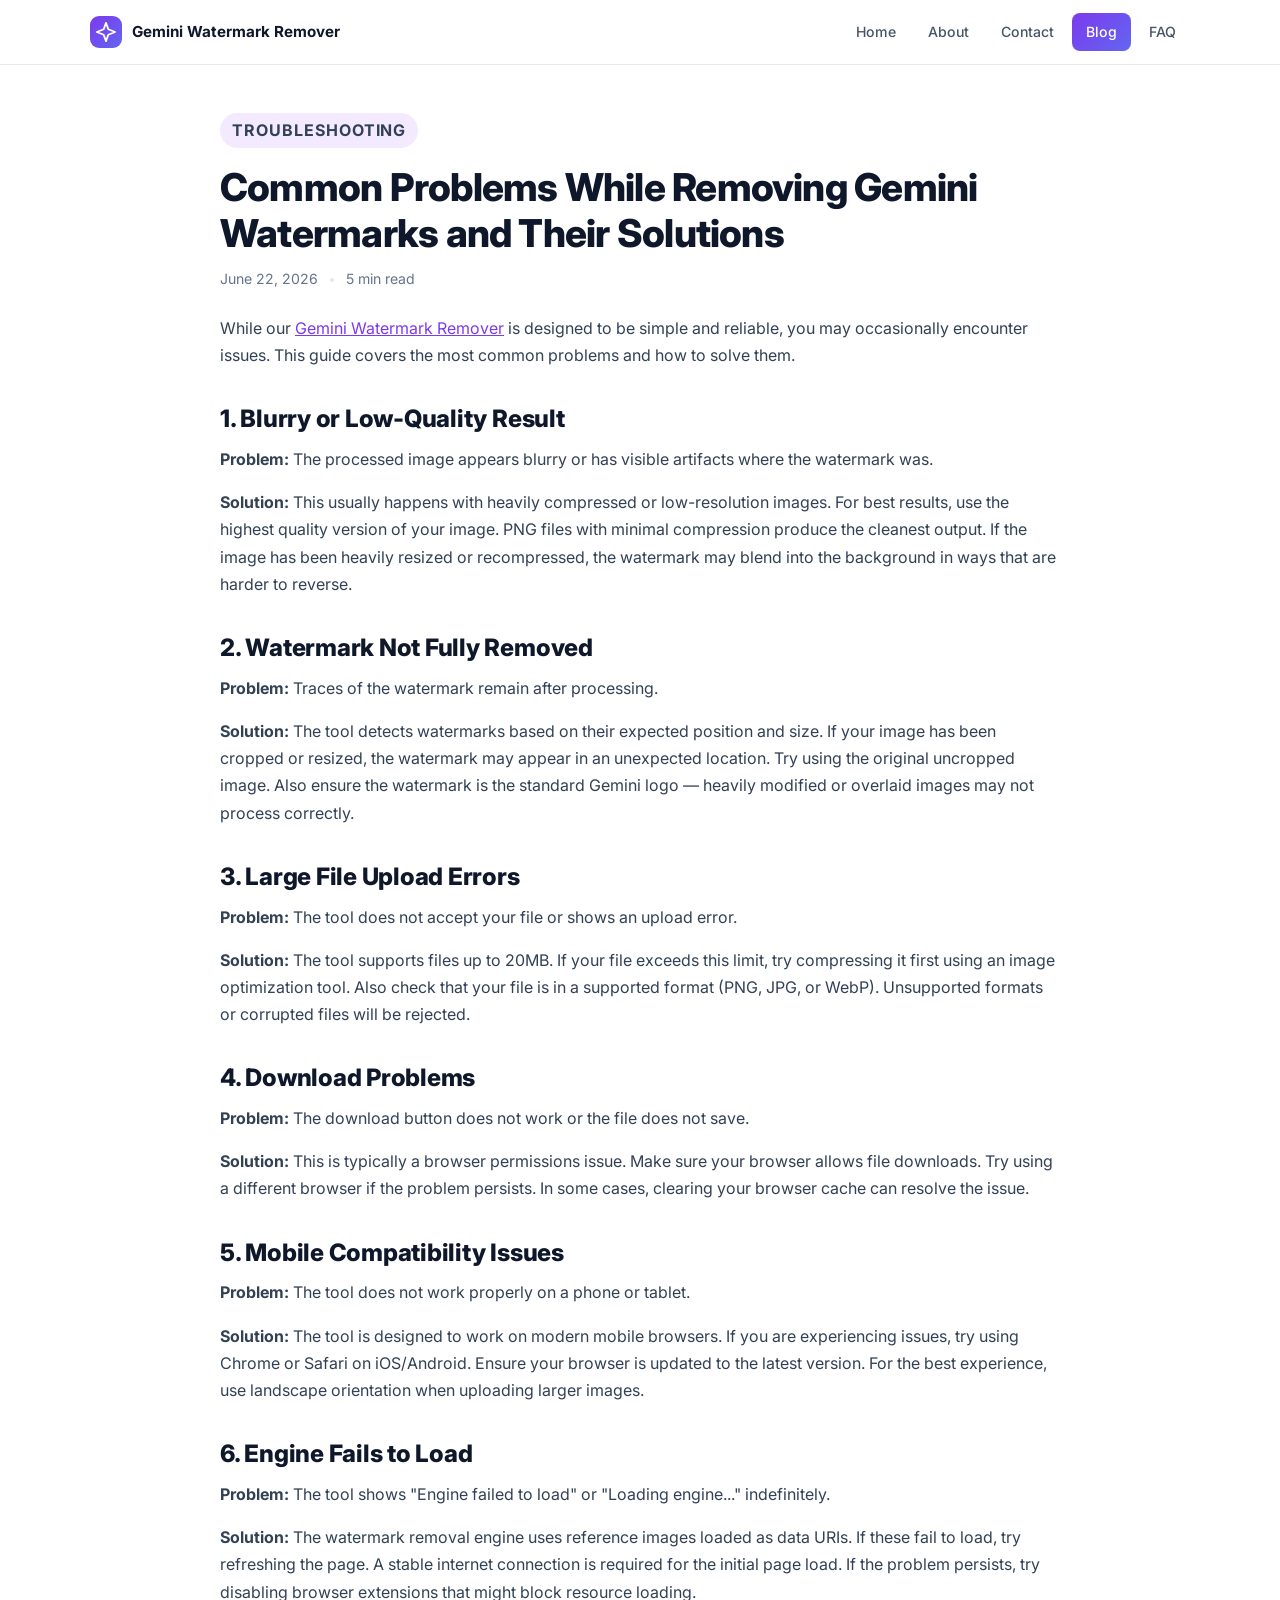
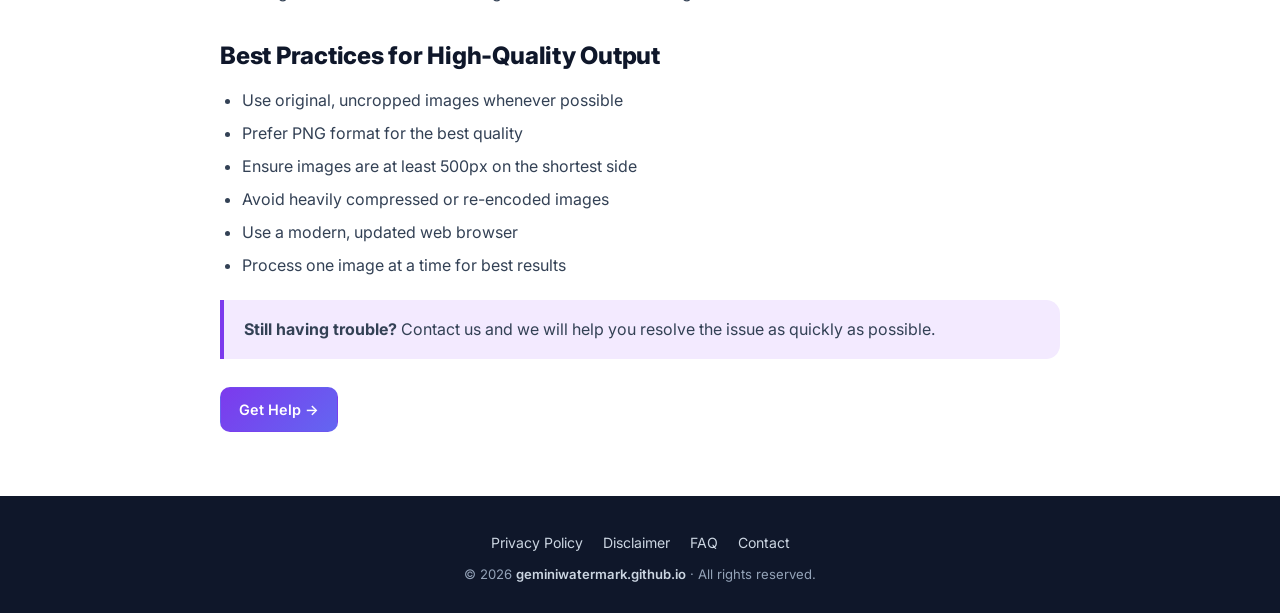
<file: blog/common-problems.html>
<!DOCTYPE html>
<html lang="en">
<head>
  <meta charset="UTF-8" />
  <meta name="viewport" content="width=device-width, initial-scale=1.0" />
  <title>Common Problems While Removing Gemini Watermarks and Their Solutions - Gemini Watermark Remover</title>
  <meta name="description" content="Common problems while removing Gemini watermark: blurry results, detection failures, upload errors. Troubleshooting guide for clean Gemini image without watermark." />
  <meta property="og:title" content="Common Problems While Removing Gemini Watermarks and Their Solutions" />
  <meta property="og:description" content="Common problems while removing Gemini watermark: blurry results, detection failures, upload errors. Troubleshooting guide." />
  <meta property="og:image" content="https://geminiwatermark.github.io/images/og-image.jpg" />
  <meta property="og:url" content="https://geminiwatermark.github.io/blog/common-problems.html" />
  <meta property="og:type" content="article" />
  <meta name="twitter:card" content="summary_large_image" />
  <link rel="stylesheet" href="../style.css" />
  <link rel="preconnect" href="https://fonts.googleapis.com" />
  <link rel="preconnect" href="https://fonts.gstatic.com" crossorigin />
  <link href="https://fonts.googleapis.com/css2?family=Inter:wght@400;500;600;700;800&display=swap" rel="stylesheet" />
</head>
<body>
  <div class="page-loader" id="pageLoader">
    <div class="loader-spinner"></div>
  </div>
  <header class="site-header">
    <div class="container header-inner">
      <a href="../index.html" class="logo">
        <span class="logo-mark">
          <svg viewBox="0 0 24 24" width="22" height="22" fill="none" stroke="currentColor" stroke-width="2" stroke-linecap="round" stroke-linejoin="round"><path d="M12 2 14.5 9 22 12 14.5 15 12 22 9.5 15 2 12 9.5 9z"/></svg>
        </span>
        <span class="logo-text">Gemini Watermark Remover</span>
      </a>
      <nav class="primary-nav" aria-label="Primary">
        <a href="../index.html">Home</a>
        <a href="../about.html">About</a>
        <a href="../contact.html">Contact</a>
        <a href="../blog.html" class="active">Blog</a>
        <a href="../faq.html">FAQ</a>
      </nav>
      <button class="menu-toggle" id="menuToggle" aria-label="Toggle menu" aria-expanded="false">
        <span></span><span></span><span></span>
      </button>
    </div>
    <div class="mobile-nav" id="mobileNav" hidden>
      <a href="../index.html">Home</a>
      <a href="../about.html">About</a>
      <a href="../contact.html">Contact</a>
      <a href="../blog.html" class="active">Blog</a>
      <a href="../faq.html">FAQ</a>
    </div>
  </header>

  <main>
    <section class="article">
      <div class="container narrow">
        <p class="blog-hero-label" style="margin-bottom:16px">Troubleshooting</p>
        <h1>Common Problems While Removing Gemini Watermarks and Their Solutions</h1>
        <div class="article-meta">
          <span>June 22, 2026</span>
          <span class="dot"></span>
          <span>5 min read</span>
        </div>

        <p>While our <a href="../index.html" style="color:var(--brand);text-decoration:underline">Gemini Watermark Remover</a> is designed to be simple and reliable, you may occasionally encounter issues. This guide covers the most common problems and how to solve them.</p>

        <h2>1. Blurry or Low-Quality Result</h2>
        <p><strong>Problem:</strong> The processed image appears blurry or has visible artifacts where the watermark was.</p>
        <p><strong>Solution:</strong> This usually happens with heavily compressed or low-resolution images. For best results, use the highest quality version of your image. PNG files with minimal compression produce the cleanest output. If the image has been heavily resized or recompressed, the watermark may blend into the background in ways that are harder to reverse.</p>

        <h2>2. Watermark Not Fully Removed</h2>
        <p><strong>Problem:</strong> Traces of the watermark remain after processing.</p>
        <p><strong>Solution:</strong> The tool detects watermarks based on their expected position and size. If your image has been cropped or resized, the watermark may appear in an unexpected location. Try using the original uncropped image. Also ensure the watermark is the standard Gemini logo — heavily modified or overlaid images may not process correctly.</p>

        <h2>3. Large File Upload Errors</h2>
        <p><strong>Problem:</strong> The tool does not accept your file or shows an upload error.</p>
        <p><strong>Solution:</strong> The tool supports files up to 20MB. If your file exceeds this limit, try compressing it first using an image optimization tool. Also check that your file is in a supported format (PNG, JPG, or WebP). Unsupported formats or corrupted files will be rejected.</p>

        <h2>4. Download Problems</h2>
        <p><strong>Problem:</strong> The download button does not work or the file does not save.</p>
        <p><strong>Solution:</strong> This is typically a browser permissions issue. Make sure your browser allows file downloads. Try using a different browser if the problem persists. In some cases, clearing your browser cache can resolve the issue.</p>

        <h2>5. Mobile Compatibility Issues</h2>
        <p><strong>Problem:</strong> The tool does not work properly on a phone or tablet.</p>
        <p><strong>Solution:</strong> The tool is designed to work on modern mobile browsers. If you are experiencing issues, try using Chrome or Safari on iOS/Android. Ensure your browser is updated to the latest version. For the best experience, use landscape orientation when uploading larger images.</p>

        <h2>6. Engine Fails to Load</h2>
        <p><strong>Problem:</strong> The tool shows "Engine failed to load" or "Loading engine..." indefinitely.</p>
        <p><strong>Solution:</strong> The watermark removal engine uses reference images loaded as data URIs. If these fail to load, try refreshing the page. A stable internet connection is required for the initial page load. If the problem persists, try disabling browser extensions that might block resource loading.</p>

        <h2>Best Practices for High-Quality Output</h2>
        <ul>
          <li>Use original, uncropped images whenever possible</li>
          <li>Prefer PNG format for the best quality</li>
          <li>Ensure images are at least 500px on the shortest side</li>
          <li>Avoid heavily compressed or re-encoded images</li>
          <li>Use a modern, updated web browser</li>
          <li>Process one image at a time for best results</li>
        </ul>

        <div class="highlight">
          <p><strong>Still having trouble?</strong> Contact us and we will help you resolve the issue as quickly as possible.</p>
        </div>

        <a href="../contact.html" class="btn primary">Get Help &rarr;</a>
      </div>
    </section>
  </main>

  <footer class="site-footer">
    <div class="container">
      <nav class="footer-nav">
        <a href="../privacy-policy.html">Privacy Policy</a>
        <a href="../disclaimer.html">Disclaimer</a>
        <a href="../faq.html">FAQ</a>
        <a href="../contact.html">Contact</a>
      </nav>
      <p class="copy">&copy; 2026 <a href="https://geminiwatermark.github.io/" class="footer-url">geminiwatermark.github.io</a> &middot; All rights reserved.</p>
    </div>
  </footer>

  <script src="../script.js"></script>
</body>
</html>
</file>
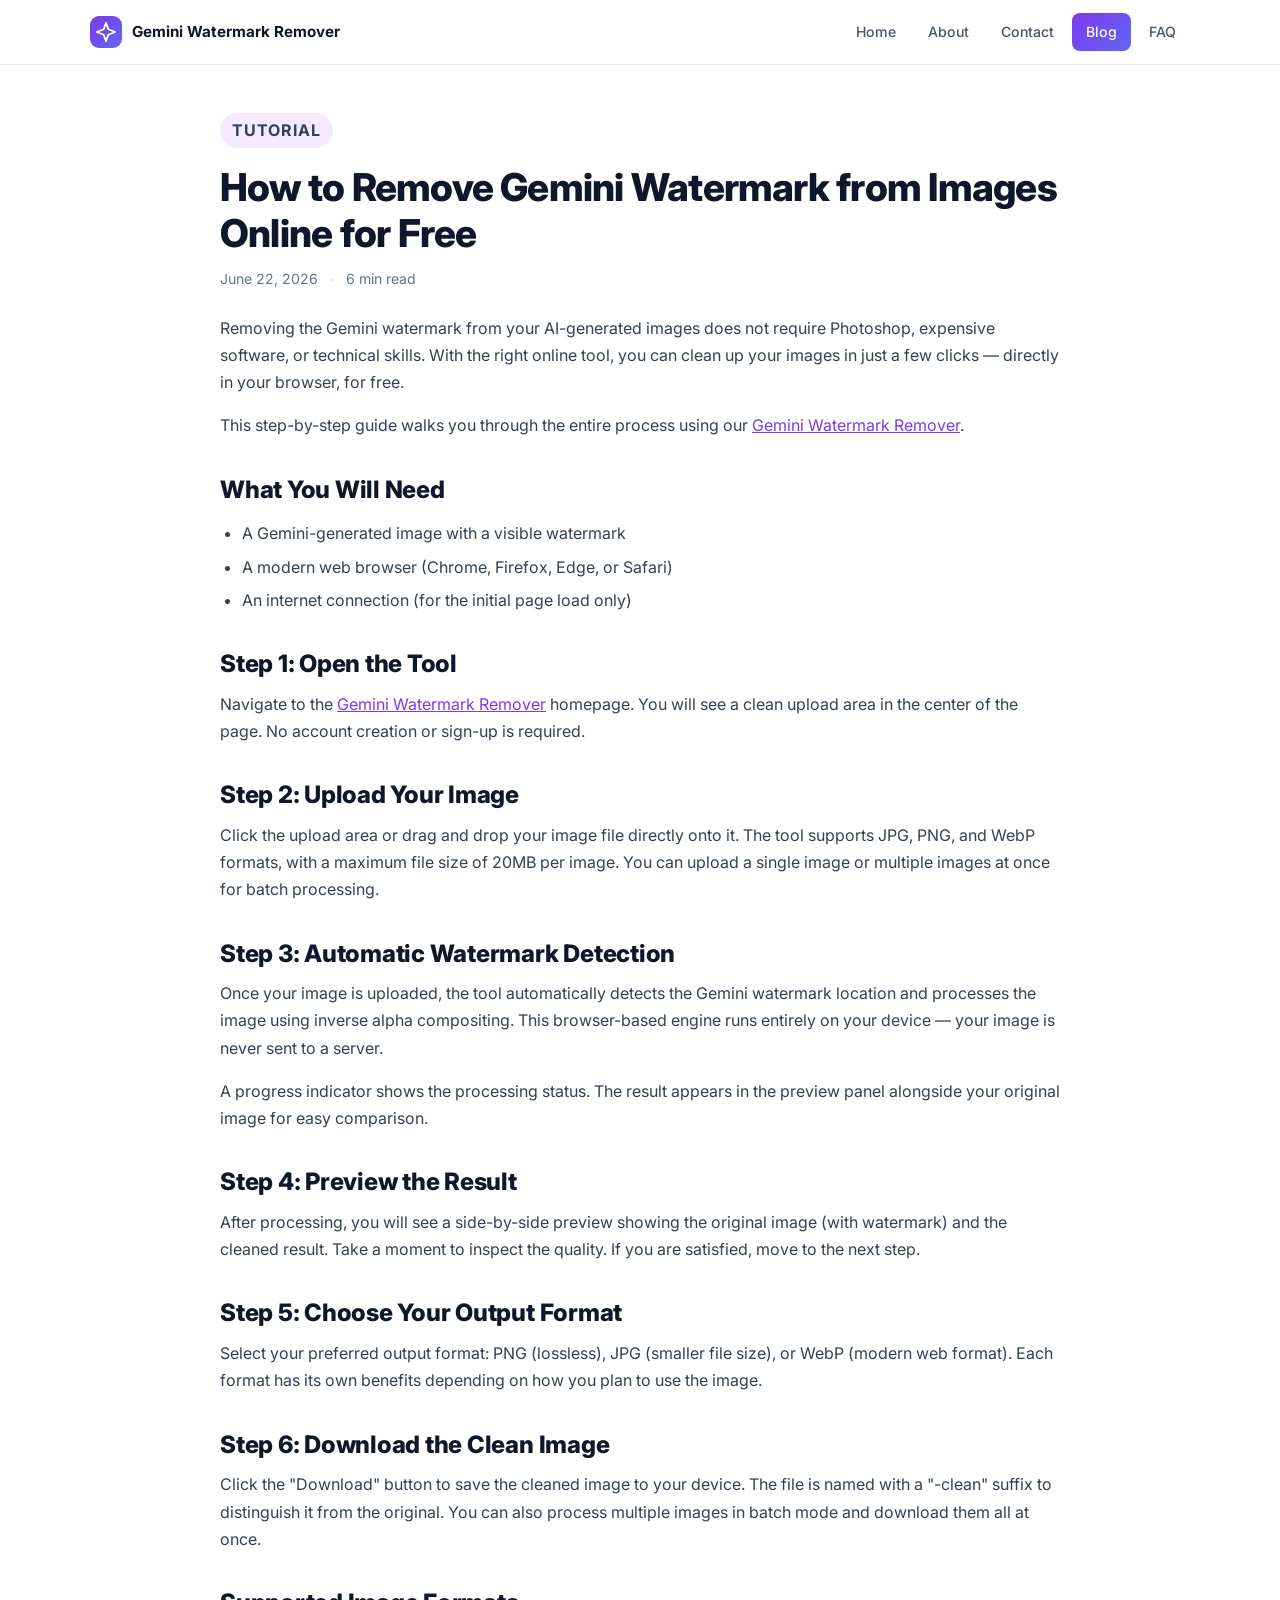
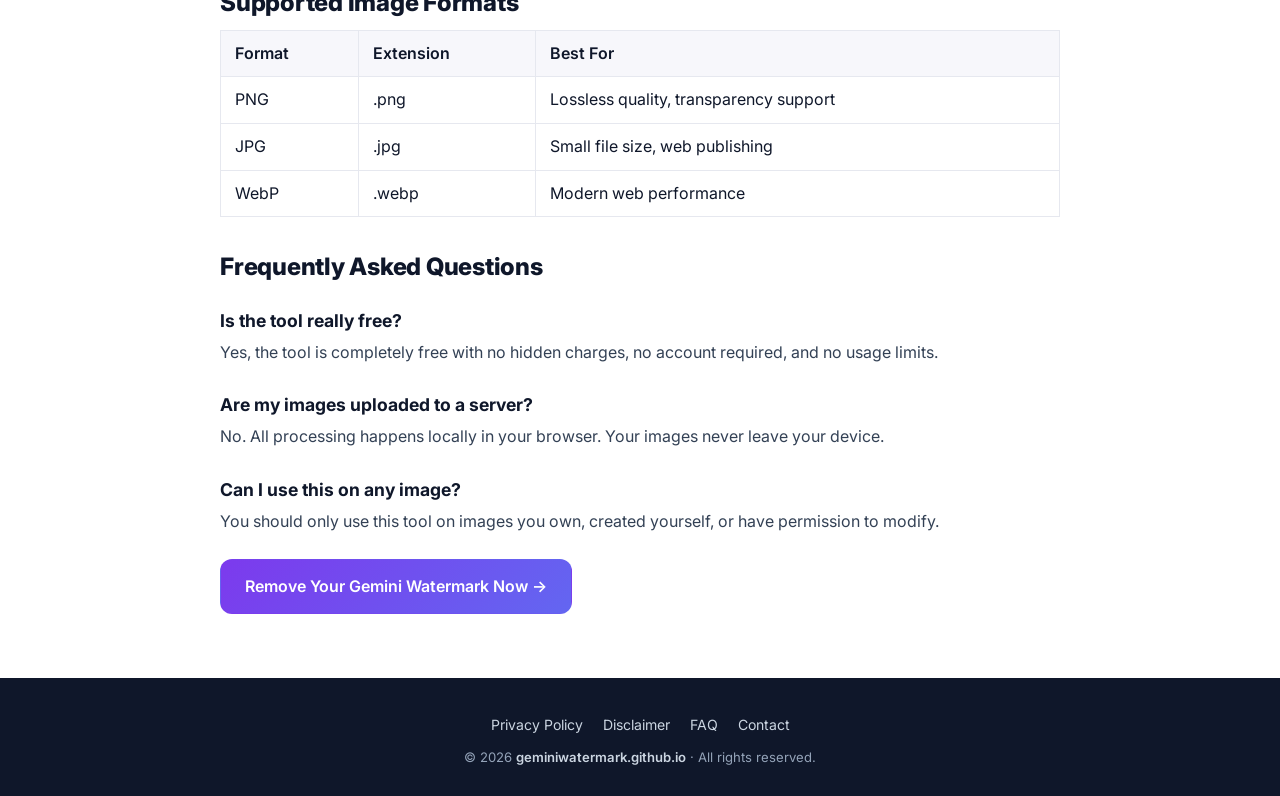
<file: blog/how-to-remove-gemini-watermark.html>
<!DOCTYPE html>
<html lang="en">
<head>
  <meta charset="UTF-8" />
  <meta name="viewport" content="width=device-width, initial-scale=1.0" />
  <title>How to Remove Gemini Watermark from Images Online for Free - Gemini Watermark Remover</title>
  <meta name="description" content="Learn how to remove Gemini watermark from image online for free. Step-by-step guide to clean your AI-generated images without Photoshop or software." />
  <meta property="og:title" content="How to Remove Gemini Watermark from Images Online for Free" />
  <meta property="og:description" content="Learn how to remove Gemini watermark from image online for free. Step-by-step guide to clean your AI-generated images without Photoshop." />
  <meta property="og:image" content="https://geminiwatermark.github.io/images/og-image.jpg" />
  <meta property="og:url" content="https://geminiwatermark.github.io/blog/how-to-remove-gemini-watermark.html" />
  <meta property="og:type" content="article" />
  <meta name="twitter:card" content="summary_large_image" />
  <link rel="stylesheet" href="../style.css" />
  <link rel="preconnect" href="https://fonts.googleapis.com" />
  <link rel="preconnect" href="https://fonts.gstatic.com" crossorigin />
  <link href="https://fonts.googleapis.com/css2?family=Inter:wght@400;500;600;700;800&display=swap" rel="stylesheet" />
</head>
<body>
  <div class="page-loader" id="pageLoader">
    <div class="loader-spinner"></div>
  </div>
  <header class="site-header">
    <div class="container header-inner">
      <a href="../index.html" class="logo">
        <span class="logo-mark">
          <svg viewBox="0 0 24 24" width="22" height="22" fill="none" stroke="currentColor" stroke-width="2" stroke-linecap="round" stroke-linejoin="round"><path d="M12 2 14.5 9 22 12 14.5 15 12 22 9.5 15 2 12 9.5 9z"/></svg>
        </span>
        <span class="logo-text">Gemini Watermark Remover</span>
      </a>
      <nav class="primary-nav" aria-label="Primary">
        <a href="../index.html">Home</a>
        <a href="../about.html">About</a>
        <a href="../contact.html">Contact</a>
        <a href="../blog.html" class="active">Blog</a>
        <a href="../faq.html">FAQ</a>
      </nav>
      <button class="menu-toggle" id="menuToggle" aria-label="Toggle menu" aria-expanded="false">
        <span></span><span></span><span></span>
      </button>
    </div>
    <div class="mobile-nav" id="mobileNav" hidden>
      <a href="../index.html">Home</a>
      <a href="../about.html">About</a>
      <a href="../contact.html">Contact</a>
      <a href="../blog.html" class="active">Blog</a>
      <a href="../faq.html">FAQ</a>
    </div>
  </header>

  <main>
    <section class="article">
      <div class="container narrow">
        <p class="blog-hero-label" style="margin-bottom:16px">Tutorial</p>
        <h1>How to Remove Gemini Watermark from Images Online for Free</h1>
        <div class="article-meta">
          <span>June 22, 2026</span>
          <span class="dot"></span>
          <span>6 min read</span>
        </div>

        <p>Removing the Gemini watermark from your AI-generated images does not require Photoshop, expensive software, or technical skills. With the right online tool, you can clean up your images in just a few clicks — directly in your browser, for free.</p>
        <p>This step-by-step guide walks you through the entire process using our <a href="../index.html" style="color:var(--brand);text-decoration:underline">Gemini Watermark Remover</a>.</p>

        <h2>What You Will Need</h2>
        <ul>
          <li>A Gemini-generated image with a visible watermark</li>
          <li>A modern web browser (Chrome, Firefox, Edge, or Safari)</li>
          <li>An internet connection (for the initial page load only)</li>
        </ul>

        <h2>Step 1: Open the Tool</h2>
        <p>Navigate to the <a href="../index.html" style="color:var(--brand);text-decoration:underline">Gemini Watermark Remover</a> homepage. You will see a clean upload area in the center of the page. No account creation or sign-up is required.</p>

        <h2>Step 2: Upload Your Image</h2>
        <p>Click the upload area or drag and drop your image file directly onto it. The tool supports JPG, PNG, and WebP formats, with a maximum file size of 20MB per image. You can upload a single image or multiple images at once for batch processing.</p>

        <h2>Step 3: Automatic Watermark Detection</h2>
        <p>Once your image is uploaded, the tool automatically detects the Gemini watermark location and processes the image using inverse alpha compositing. This browser-based engine runs entirely on your device — your image is never sent to a server.</p>
        <p>A progress indicator shows the processing status. The result appears in the preview panel alongside your original image for easy comparison.</p>

        <h2>Step 4: Preview the Result</h2>
        <p>After processing, you will see a side-by-side preview showing the original image (with watermark) and the cleaned result. Take a moment to inspect the quality. If you are satisfied, move to the next step.</p>

        <h2>Step 5: Choose Your Output Format</h2>
        <p>Select your preferred output format: PNG (lossless), JPG (smaller file size), or WebP (modern web format). Each format has its own benefits depending on how you plan to use the image.</p>

        <h2>Step 6: Download the Clean Image</h2>
        <p>Click the "Download" button to save the cleaned image to your device. The file is named with a "-clean" suffix to distinguish it from the original. You can also process multiple images in batch mode and download them all at once.</p>

        <h2>Supported Image Formats</h2>
        <table style="width:100%;border-collapse:collapse;margin-bottom:1em">
          <tr style="background:var(--bg-soft)"><td style="padding:10px 14px;border:1px solid var(--line);font-weight:600">Format</td><td style="padding:10px 14px;border:1px solid var(--line);font-weight:600">Extension</td><td style="padding:10px 14px;border:1px solid var(--line);font-weight:600">Best For</td></tr>
          <tr><td style="padding:10px 14px;border:1px solid var(--line)">PNG</td><td style="padding:10px 14px;border:1px solid var(--line)">.png</td><td style="padding:10px 14px;border:1px solid var(--line)">Lossless quality, transparency support</td></tr>
          <tr><td style="padding:10px 14px;border:1px solid var(--line)">JPG</td><td style="padding:10px 14px;border:1px solid var(--line)">.jpg</td><td style="padding:10px 14px;border:1px solid var(--line)">Small file size, web publishing</td></tr>
          <tr><td style="padding:10px 14px;border:1px solid var(--line)">WebP</td><td style="padding:10px 14px;border:1px solid var(--line)">.webp</td><td style="padding:10px 14px;border:1px solid var(--line)">Modern web performance</td></tr>
        </table>

        <h2>Frequently Asked Questions</h2>
        <h3>Is the tool really free?</h3>
        <p>Yes, the tool is completely free with no hidden charges, no account required, and no usage limits.</p>
        <h3>Are my images uploaded to a server?</h3>
        <p>No. All processing happens locally in your browser. Your images never leave your device.</p>
        <h3>Can I use this on any image?</h3>
        <p>You should only use this tool on images you own, created yourself, or have permission to modify.</p>

        <a href="../index.html" class="btn primary lg">Remove Your Gemini Watermark Now &rarr;</a>
      </div>
    </section>
  </main>

  <footer class="site-footer">
    <div class="container">
      <nav class="footer-nav">
        <a href="../privacy-policy.html">Privacy Policy</a>
        <a href="../disclaimer.html">Disclaimer</a>
        <a href="../faq.html">FAQ</a>
        <a href="../contact.html">Contact</a>
      </nav>
      <p class="copy">&copy; 2026 <a href="https://geminiwatermark.github.io/" class="footer-url">geminiwatermark.github.io</a> &middot; All rights reserved.</p>
    </div>
  </footer>

  <script src="../script.js"></script>
</body>
</html>
</file>
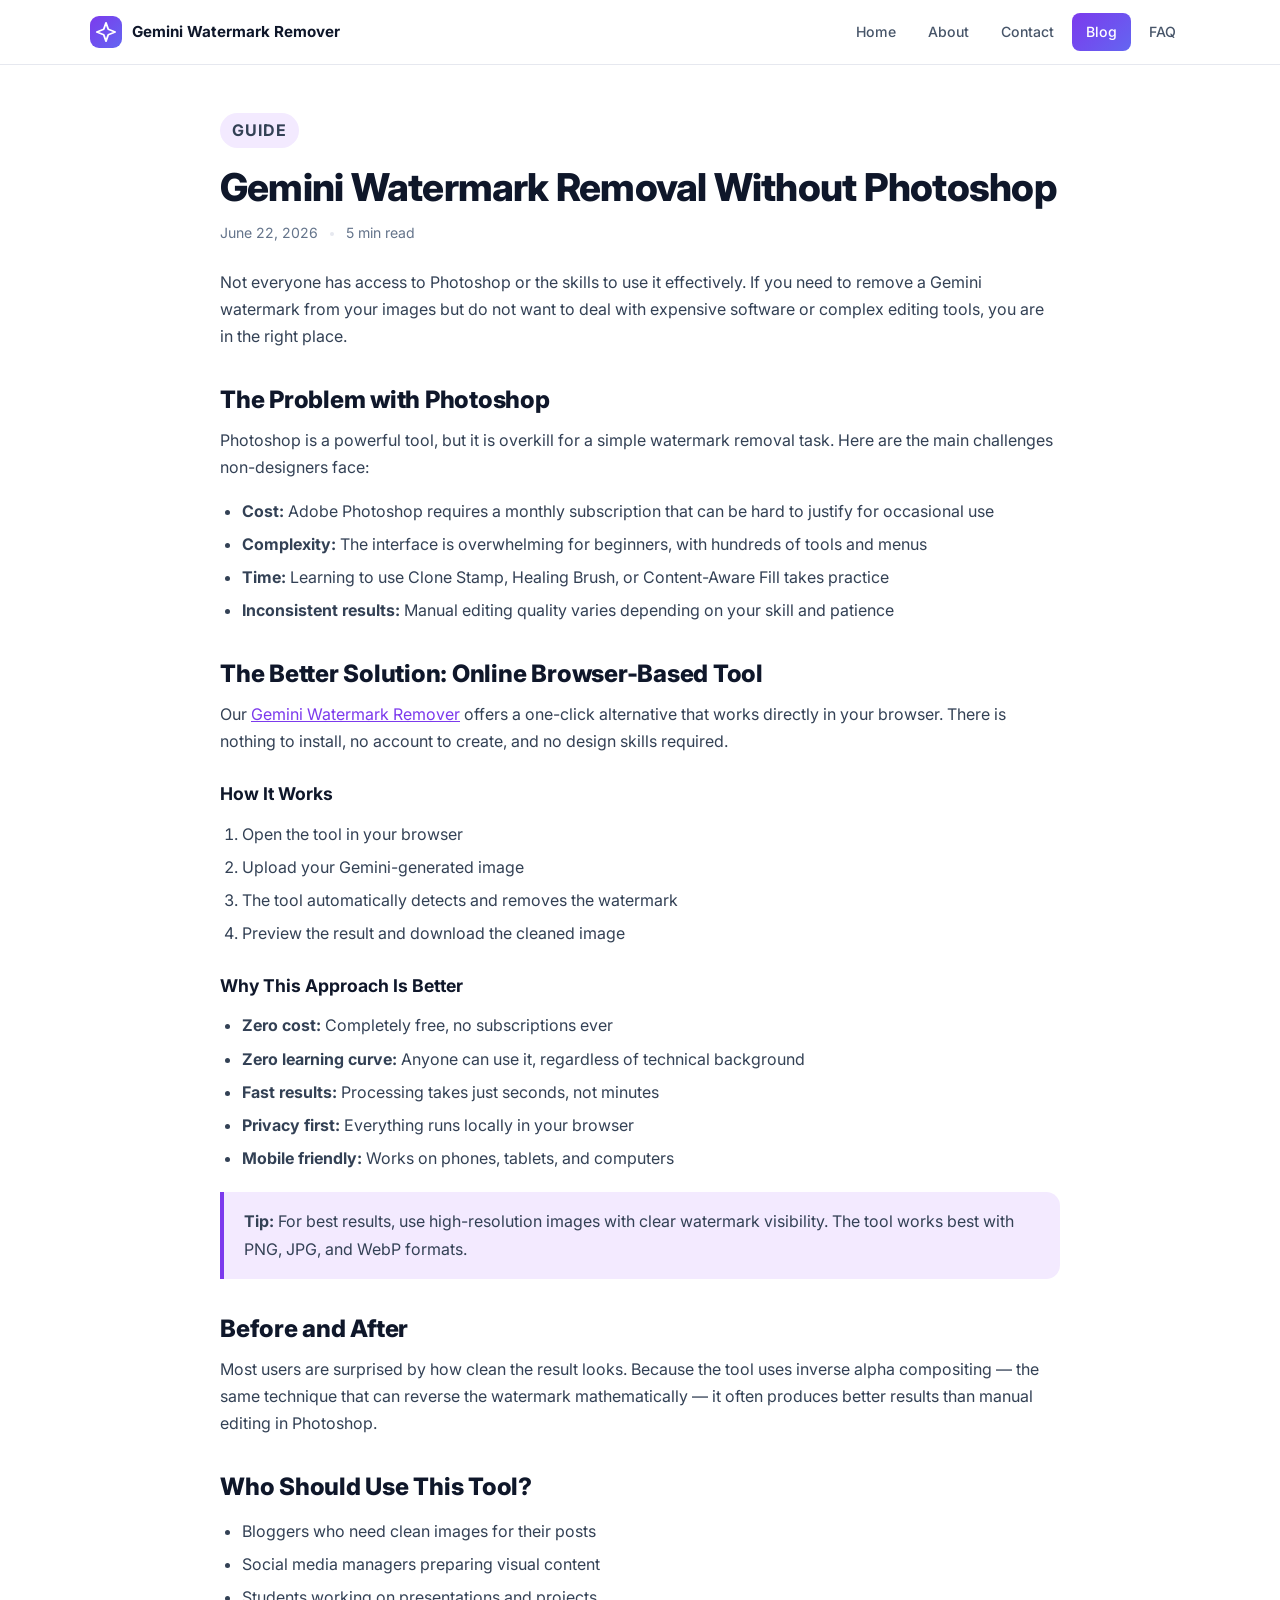
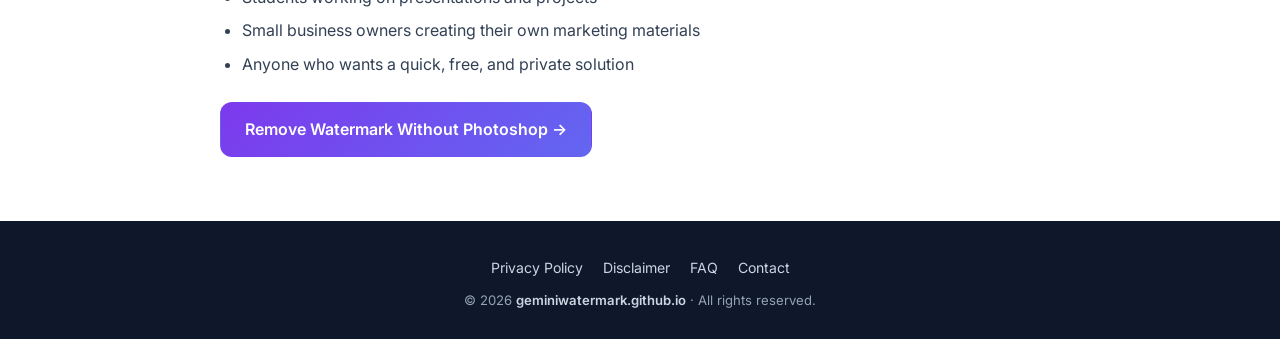
<file: blog/remove-without-photoshop.html>
<!DOCTYPE html>
<html lang="en">
<head>
  <meta charset="UTF-8" />
  <meta name="viewport" content="width=device-width, initial-scale=1.0" />
  <title>Gemini Watermark Removal Without Photoshop - Gemini Watermark Remover</title>
  <meta name="description" content="Remove Gemini watermark without Photoshop. Free online tool to clean Gemini AI watermark from images in your browser. No design skills or software needed." />
  <meta property="og:title" content="Gemini Watermark Removal Without Photoshop" />
  <meta property="og:description" content="Remove Gemini watermark without Photoshop. Free online tool to clean Gemini AI watermark from images in your browser." />
  <meta property="og:image" content="https://geminiwatermark.github.io/images/og-image.jpg" />
  <meta property="og:url" content="https://geminiwatermark.github.io/blog/remove-without-photoshop.html" />
  <meta property="og:type" content="article" />
  <meta name="twitter:card" content="summary_large_image" />
  <link rel="stylesheet" href="../style.css" />
  <link rel="preconnect" href="https://fonts.googleapis.com" />
  <link rel="preconnect" href="https://fonts.gstatic.com" crossorigin />
  <link href="https://fonts.googleapis.com/css2?family=Inter:wght@400;500;600;700;800&display=swap" rel="stylesheet" />
</head>
<body>
  <div class="page-loader" id="pageLoader">
    <div class="loader-spinner"></div>
  </div>
  <header class="site-header">
    <div class="container header-inner">
      <a href="../index.html" class="logo">
        <span class="logo-mark">
          <svg viewBox="0 0 24 24" width="22" height="22" fill="none" stroke="currentColor" stroke-width="2" stroke-linecap="round" stroke-linejoin="round"><path d="M12 2 14.5 9 22 12 14.5 15 12 22 9.5 15 2 12 9.5 9z"/></svg>
        </span>
        <span class="logo-text">Gemini Watermark Remover</span>
      </a>
      <nav class="primary-nav" aria-label="Primary">
        <a href="../index.html">Home</a>
        <a href="../about.html">About</a>
        <a href="../contact.html">Contact</a>
        <a href="../blog.html" class="active">Blog</a>
        <a href="../faq.html">FAQ</a>
      </nav>
      <button class="menu-toggle" id="menuToggle" aria-label="Toggle menu" aria-expanded="false">
        <span></span><span></span><span></span>
      </button>
    </div>
    <div class="mobile-nav" id="mobileNav" hidden>
      <a href="../index.html">Home</a>
      <a href="../about.html">About</a>
      <a href="../contact.html">Contact</a>
      <a href="../blog.html" class="active">Blog</a>
      <a href="../faq.html">FAQ</a>
    </div>
  </header>

  <main>
    <section class="article">
      <div class="container narrow">
        <p class="blog-hero-label" style="margin-bottom:16px">Guide</p>
        <h1>Gemini Watermark Removal Without Photoshop</h1>
        <div class="article-meta">
          <span>June 22, 2026</span>
          <span class="dot"></span>
          <span>5 min read</span>
        </div>

        <p>Not everyone has access to Photoshop or the skills to use it effectively. If you need to remove a Gemini watermark from your images but do not want to deal with expensive software or complex editing tools, you are in the right place.</p>

        <h2>The Problem with Photoshop</h2>
        <p>Photoshop is a powerful tool, but it is overkill for a simple watermark removal task. Here are the main challenges non-designers face:</p>
        <ul>
          <li><strong>Cost:</strong> Adobe Photoshop requires a monthly subscription that can be hard to justify for occasional use</li>
          <li><strong>Complexity:</strong> The interface is overwhelming for beginners, with hundreds of tools and menus</li>
          <li><strong>Time:</strong> Learning to use Clone Stamp, Healing Brush, or Content-Aware Fill takes practice</li>
          <li><strong>Inconsistent results:</strong> Manual editing quality varies depending on your skill and patience</li>
        </ul>

        <h2>The Better Solution: Online Browser-Based Tool</h2>
        <p>Our <a href="../index.html" style="color:var(--brand);text-decoration:underline">Gemini Watermark Remover</a> offers a one-click alternative that works directly in your browser. There is nothing to install, no account to create, and no design skills required.</p>

        <h3>How It Works</h3>
        <ol>
          <li>Open the tool in your browser</li>
          <li>Upload your Gemini-generated image</li>
          <li>The tool automatically detects and removes the watermark</li>
          <li>Preview the result and download the cleaned image</li>
        </ol>

        <h3>Why This Approach Is Better</h3>
        <ul>
          <li><strong>Zero cost:</strong> Completely free, no subscriptions ever</li>
          <li><strong>Zero learning curve:</strong> Anyone can use it, regardless of technical background</li>
          <li><strong>Fast results:</strong> Processing takes just seconds, not minutes</li>
          <li><strong>Privacy first:</strong> Everything runs locally in your browser</li>
          <li><strong>Mobile friendly:</strong> Works on phones, tablets, and computers</li>
        </ul>

        <div class="highlight">
          <p><strong>Tip:</strong> For best results, use high-resolution images with clear watermark visibility. The tool works best with PNG, JPG, and WebP formats.</p>
        </div>

        <h2>Before and After</h2>
        <p>Most users are surprised by how clean the result looks. Because the tool uses inverse alpha compositing — the same technique that can reverse the watermark mathematically — it often produces better results than manual editing in Photoshop.</p>

        <h2>Who Should Use This Tool?</h2>
        <ul>
          <li>Bloggers who need clean images for their posts</li>
          <li>Social media managers preparing visual content</li>
          <li>Students working on presentations and projects</li>
          <li>Small business owners creating their own marketing materials</li>
          <li>Anyone who wants a quick, free, and private solution</li>
        </ul>

        <a href="../index.html" class="btn primary lg">Remove Watermark Without Photoshop &rarr;</a>
      </div>
    </section>
  </main>

  <footer class="site-footer">
    <div class="container">
      <nav class="footer-nav">
        <a href="../privacy-policy.html">Privacy Policy</a>
        <a href="../disclaimer.html">Disclaimer</a>
        <a href="../faq.html">FAQ</a>
        <a href="../contact.html">Contact</a>
      </nav>
      <p class="copy">&copy; 2026 <a href="https://geminiwatermark.github.io/" class="footer-url">geminiwatermark.github.io</a> &middot; All rights reserved.</p>
    </div>
  </footer>

  <script src="../script.js"></script>
</body>
</html>
</file>
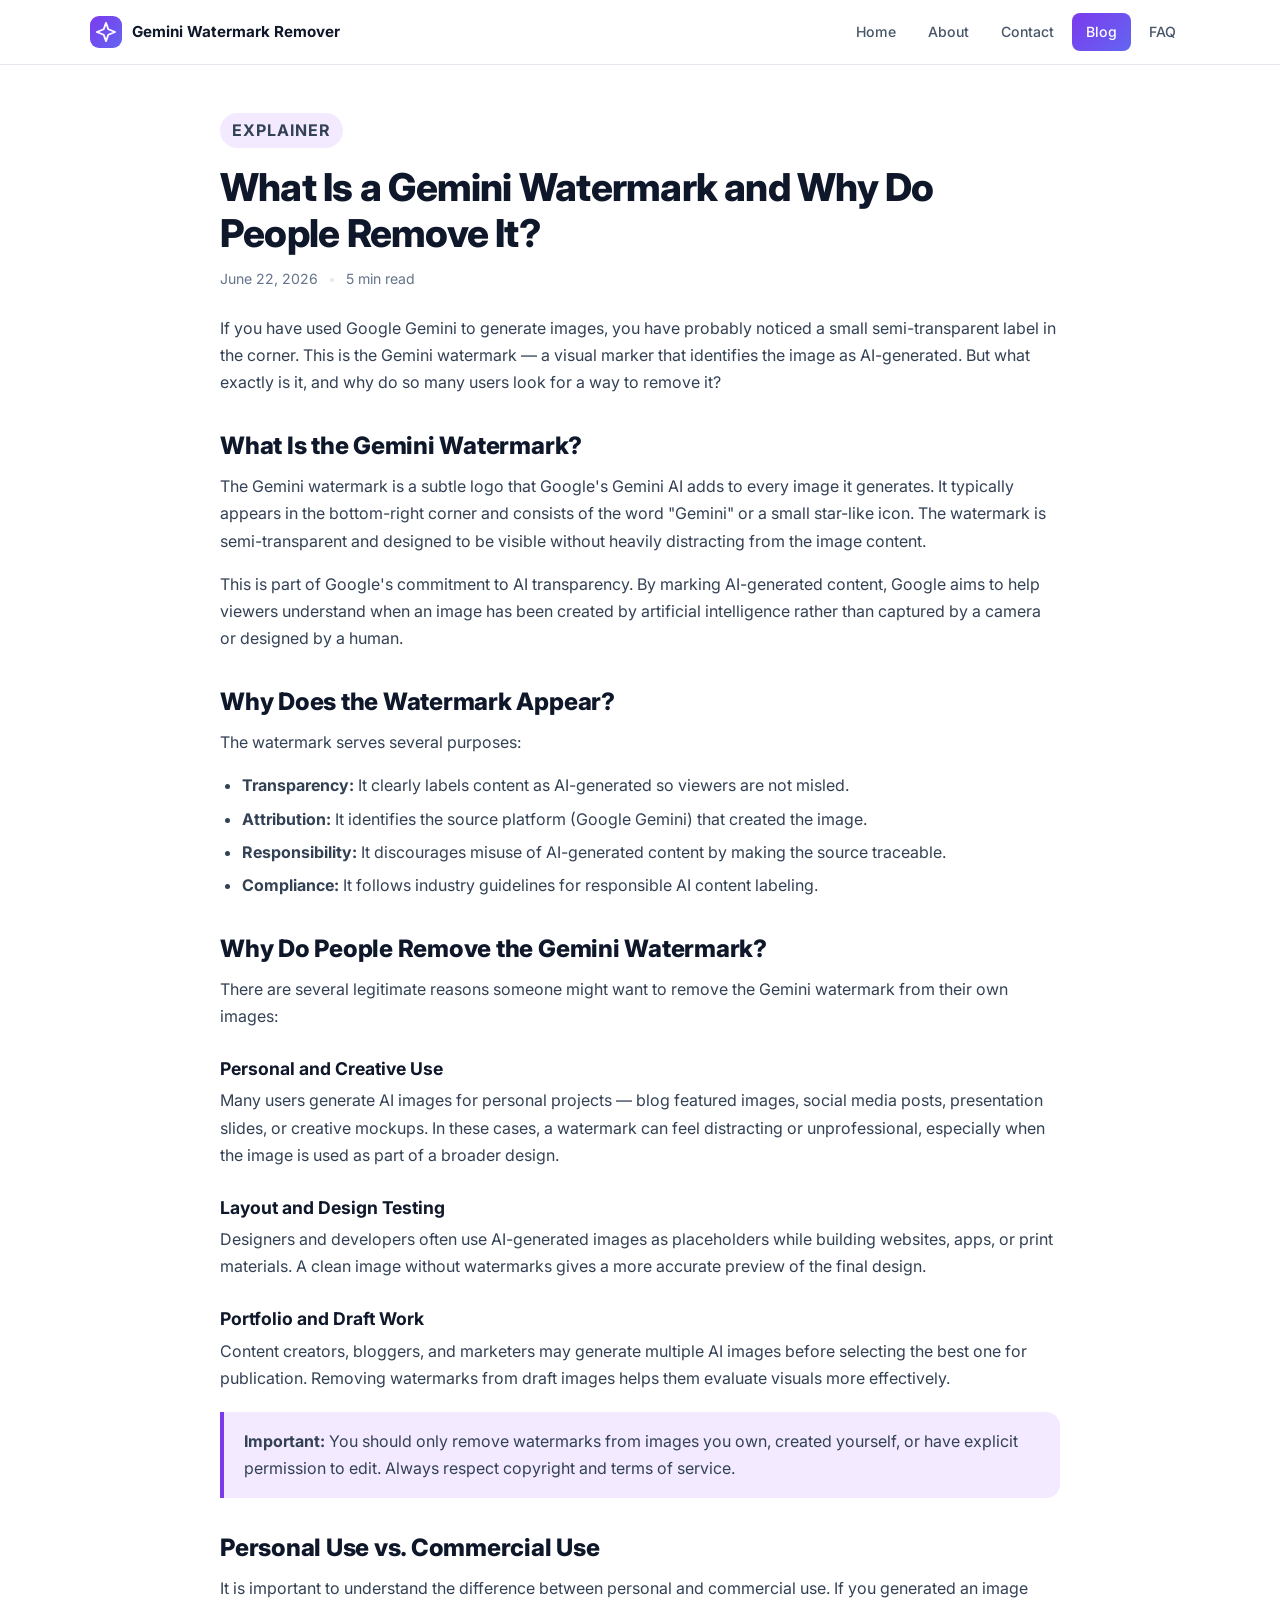
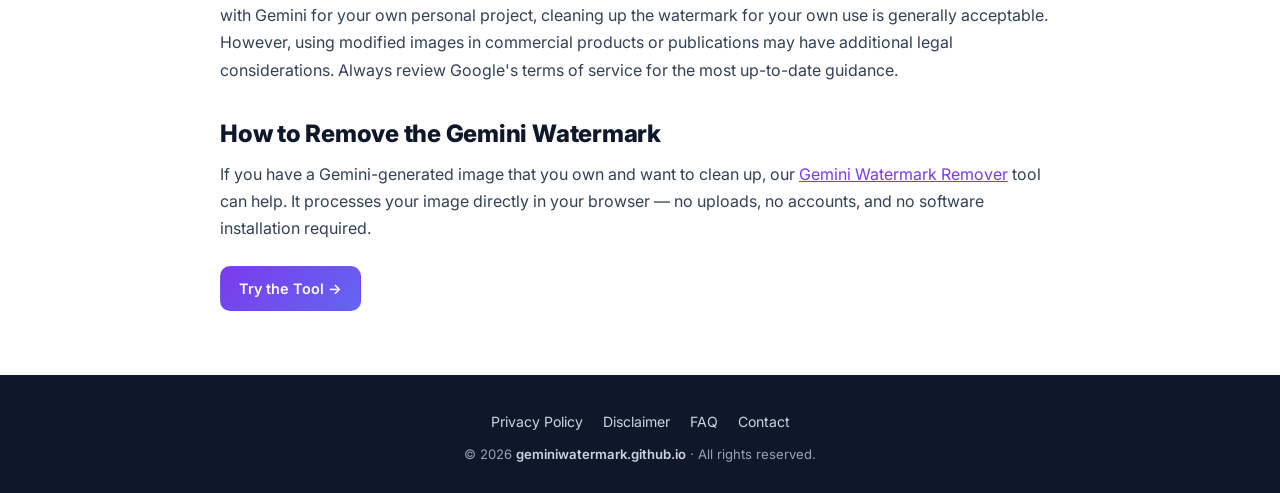
<file: blog/what-is-gemini-watermark.html>
<!DOCTYPE html>
<html lang="en">
<head>
  <meta charset="UTF-8" />
  <meta name="viewport" content="width=device-width, initial-scale=1.0" />
  <title>What Is a Gemini Watermark and Why Do People Remove It? - Gemini Watermark Remover</title>
  <meta name="description" content="What is Gemini watermark? Learn what the Google Gemini AI watermark looks like, why it appears on generated images, and how to remove it." />
  <meta property="og:title" content="What Is a Gemini Watermark and Why Do People Remove It?" />
  <meta property="og:description" content="What is Gemini watermark? Learn what the Google Gemini AI watermark looks like, why it appears on generated images, and how to remove it." />
  <meta property="og:image" content="https://geminiwatermark.github.io/images/og-image.jpg" />
  <meta property="og:url" content="https://geminiwatermark.github.io/blog/what-is-gemini-watermark.html" />
  <meta property="og:type" content="article" />
  <meta name="twitter:card" content="summary_large_image" />
  <link rel="stylesheet" href="../style.css" />
  <link rel="preconnect" href="https://fonts.googleapis.com" />
  <link rel="preconnect" href="https://fonts.gstatic.com" crossorigin />
  <link href="https://fonts.googleapis.com/css2?family=Inter:wght@400;500;600;700;800&display=swap" rel="stylesheet" />
</head>
<body>
  <div class="page-loader" id="pageLoader">
    <div class="loader-spinner"></div>
  </div>
  <header class="site-header">
    <div class="container header-inner">
      <a href="../index.html" class="logo">
        <span class="logo-mark">
          <svg viewBox="0 0 24 24" width="22" height="22" fill="none" stroke="currentColor" stroke-width="2" stroke-linecap="round" stroke-linejoin="round"><path d="M12 2 14.5 9 22 12 14.5 15 12 22 9.5 15 2 12 9.5 9z"/></svg>
        </span>
        <span class="logo-text">Gemini Watermark Remover</span>
      </a>
      <nav class="primary-nav" aria-label="Primary">
        <a href="../index.html">Home</a>
        <a href="../about.html">About</a>
        <a href="../contact.html">Contact</a>
        <a href="../blog.html" class="active">Blog</a>
        <a href="../faq.html">FAQ</a>
      </nav>
      <button class="menu-toggle" id="menuToggle" aria-label="Toggle menu" aria-expanded="false">
        <span></span><span></span><span></span>
      </button>
    </div>
    <div class="mobile-nav" id="mobileNav" hidden>
      <a href="../index.html">Home</a>
      <a href="../about.html">About</a>
      <a href="../contact.html">Contact</a>
      <a href="../blog.html" class="active">Blog</a>
      <a href="../faq.html">FAQ</a>
    </div>
  </header>

  <main>
    <section class="article">
      <div class="container narrow">
        <p class="blog-hero-label" style="margin-bottom:16px">Explainer</p>
        <h1>What Is a Gemini Watermark and Why Do People Remove It?</h1>
        <div class="article-meta">
          <span>June 22, 2026</span>
          <span class="dot"></span>
          <span>5 min read</span>
        </div>

        <p>If you have used Google Gemini to generate images, you have probably noticed a small semi-transparent label in the corner. This is the Gemini watermark — a visual marker that identifies the image as AI-generated. But what exactly is it, and why do so many users look for a way to remove it?</p>

        <h2>What Is the Gemini Watermark?</h2>
        <p>The Gemini watermark is a subtle logo that Google's Gemini AI adds to every image it generates. It typically appears in the bottom-right corner and consists of the word "Gemini" or a small star-like icon. The watermark is semi-transparent and designed to be visible without heavily distracting from the image content.</p>
        <p>This is part of Google's commitment to AI transparency. By marking AI-generated content, Google aims to help viewers understand when an image has been created by artificial intelligence rather than captured by a camera or designed by a human.</p>

        <h2>Why Does the Watermark Appear?</h2>
        <p>The watermark serves several purposes:</p>
        <ul>
          <li><strong>Transparency:</strong> It clearly labels content as AI-generated so viewers are not misled.</li>
          <li><strong>Attribution:</strong> It identifies the source platform (Google Gemini) that created the image.</li>
          <li><strong>Responsibility:</strong> It discourages misuse of AI-generated content by making the source traceable.</li>
          <li><strong>Compliance:</strong> It follows industry guidelines for responsible AI content labeling.</li>
        </ul>

        <h2>Why Do People Remove the Gemini Watermark?</h2>
        <p>There are several legitimate reasons someone might want to remove the Gemini watermark from their own images:</p>

        <h3>Personal and Creative Use</h3>
        <p>Many users generate AI images for personal projects — blog featured images, social media posts, presentation slides, or creative mockups. In these cases, a watermark can feel distracting or unprofessional, especially when the image is used as part of a broader design.</p>

        <h3>Layout and Design Testing</h3>
        <p>Designers and developers often use AI-generated images as placeholders while building websites, apps, or print materials. A clean image without watermarks gives a more accurate preview of the final design.</p>

        <h3>Portfolio and Draft Work</h3>
        <p>Content creators, bloggers, and marketers may generate multiple AI images before selecting the best one for publication. Removing watermarks from draft images helps them evaluate visuals more effectively.</p>

        <div class="highlight">
          <p><strong>Important:</strong> You should only remove watermarks from images you own, created yourself, or have explicit permission to edit. Always respect copyright and terms of service.</p>
        </div>

        <h2>Personal Use vs. Commercial Use</h2>
        <p>It is important to understand the difference between personal and commercial use. If you generated an image with Gemini for your own personal project, cleaning up the watermark for your own use is generally acceptable. However, using modified images in commercial products or publications may have additional legal considerations. Always review Google's terms of service for the most up-to-date guidance.</p>

        <h2>How to Remove the Gemini Watermark</h2>
        <p>If you have a Gemini-generated image that you own and want to clean up, our <a href="../index.html" style="color:var(--brand);text-decoration:underline">Gemini Watermark Remover</a> tool can help. It processes your image directly in your browser — no uploads, no accounts, and no software installation required.</p>
        <a href="../index.html" class="btn primary">Try the Tool &rarr;</a>
      </div>
    </section>
  </main>

  <footer class="site-footer">
    <div class="container">
      <nav class="footer-nav">
        <a href="../privacy-policy.html">Privacy Policy</a>
        <a href="../disclaimer.html">Disclaimer</a>
        <a href="../faq.html">FAQ</a>
        <a href="../contact.html">Contact</a>
      </nav>
      <p class="copy">&copy; 2026 <a href="https://geminiwatermark.github.io/" class="footer-url">geminiwatermark.github.io</a> &middot; All rights reserved.</p>
    </div>
  </footer>

  <script src="../script.js"></script>
</body>
</html>
</file>
<file: style.css>
:root {
  --bg: #ffffff;
  --bg-soft: #f7f7fb;
  --text: #0f172a;
  --muted: #64748b;
  --line: #e6e8ef;
  --brand: #7c3aed;
  --brand-2: #6366f1;
  --brand-soft: #f3eaff;
  --success: #16a34a;
  --shadow-sm: 0 1px 3px rgba(15, 23, 42, 0.06);
  --shadow-md: 0 6px 24px rgba(15, 23, 42, 0.08);
  --shadow-lg: 0 18px 48px rgba(124, 58, 237, 0.12);
  --radius: 14px;
  --radius-lg: 20px;
}

* { box-sizing: border-box; }
html, body { margin: 0; padding: 0; }
[hidden] { display: none !important; }
body {
  font-family: 'Inter', system-ui, -apple-system, Segoe UI, Roboto, Arial, sans-serif;
  color: var(--text);
  background: var(--bg);
  line-height: 1.6;
  -webkit-font-smoothing: antialiased;
}
a { color: inherit; text-decoration: none; }
img { max-width: 100%; display: block; height: auto; }

.container { width: 100%; max-width: 1140px; margin: 0 auto; padding: 0 20px; }
.container.narrow { max-width: 880px; }
.container.center { text-align: center; }

h1, h2, h3, h4 { color: var(--text); margin: 0 0 0.5em; line-height: 1.2; }
h1 { font-size: clamp(1.8rem, 4.2vw, 3rem); font-weight: 800; letter-spacing: -0.02em; }
h2 { font-size: clamp(1.4rem, 2.6vw, 2.1rem); font-weight: 800; letter-spacing: -0.01em; }
h3 { font-size: 1.2rem; font-weight: 700; }
h4 { font-size: 1.05rem; font-weight: 700; }
p { margin: 0 0 1em; color: #334155; }
.lead { font-size: 1.05rem; color: #334155; }
.muted { color: var(--muted); }
.small { font-size: 0.9rem; }
.center { text-align: center; }

/* Header */
.site-header {
  position: sticky; top: 0; z-index: 30;
  background: rgba(255, 255, 255, 0.8);
  backdrop-filter: saturate(180%) blur(12px);
  border-bottom: 1px solid var(--line);
  transition: box-shadow .3s;
}
.site-header.scrolled { box-shadow: 0 1px 8px rgba(15, 23, 42, 0.06); }
.header-inner {
  display: flex; align-items: center; justify-content: space-between;
  height: 64px;
}
.logo {
  display: flex; align-items: center; gap: 10px;
  font-weight: 700; font-size: 0.95rem;
  flex-shrink: 0;
}
.logo-mark {
  display: inline-flex; align-items: center; justify-content: center;
  width: 32px; height: 32px;
  border-radius: 9px;
  background: linear-gradient(135deg, var(--brand), var(--brand-2));
  color: #fff; flex-shrink: 0;
}
.primary-nav { display: flex; align-items: center; gap: 4px; }
.primary-nav a {
  color: #475569; font-weight: 500; font-size: 0.88rem;
  padding: 8px 14px; border-radius: 8px;
  transition: color .2s, background .2s;
}
.primary-nav a:hover { color: var(--brand); background: var(--brand-soft); }
.primary-nav a.active { color: #fff; background: linear-gradient(135deg, var(--brand), var(--brand-2)); }

.menu-toggle {
  display: none;
  width: 40px; height: 40px;
  border: 1px solid var(--line); background: #fff; border-radius: 10px;
  cursor: pointer; padding: 0;
  flex-direction: column; gap: 5px; align-items: center; justify-content: center;
  transition: border-color .2s, background .2s;
}
.menu-toggle:hover { border-color: var(--brand); background: var(--brand-soft); }
.menu-toggle span { display: block; width: 18px; height: 2px; background: #475569; border-radius: 2px; transition: transform .3s, opacity .3s; }
.menu-toggle.open { background: var(--brand-soft); border-color: var(--brand); }
.menu-toggle.open span { background: var(--brand); }
.menu-toggle.open span:nth-child(1) { transform: translateY(7px) rotate(45deg); }
.menu-toggle.open span:nth-child(2) { opacity: 0; }
.menu-toggle.open span:nth-child(3) { transform: translateY(-7px) rotate(-45deg); }
.mobile-nav {
  display: none; flex-direction: column; gap: 2px;
  padding: 6px 16px 14px; border-top: 1px solid var(--line);
  background: rgba(255, 255, 255, 0.98);
}
.mobile-nav.open { display: flex; animation: slideDown .25s ease; }
@keyframes slideDown {
  from { opacity: 0; transform: translateY(-8px); }
  to { opacity: 1; transform: translateY(0); }
}
.mobile-nav a {
  padding: 12px 10px; border-radius: 8px;
  font-weight: 500; font-size: 0.95rem; color: #334155;
  transition: background .2s, color .2s;
}
.mobile-nav a:hover { background: var(--bg-soft); }
.mobile-nav a.active { color: var(--brand); background: var(--brand-soft); font-weight: 600; }

/* Hero */
.hero {
  padding: 56px 0 36px;
  background:
    radial-gradient(1200px 400px at 50% -100px, rgba(124, 58, 237, 0.10), transparent 60%),
    linear-gradient(180deg, #fbfbff 0%, #ffffff 100%);
}
.hero h1 { text-align: center; }
.hero-sub { text-align: center; color: var(--muted); font-size: 1.05rem; margin-bottom: 12px; }
.share-btns { display: flex; gap: 8px; justify-content: center; margin: 14px 0 16px; }
.share-btn {
  width: 36px; height: 36px; border-radius: 50%;
  display: inline-flex; align-items: center; justify-content: center;
  background: #f1f4f9; color: #475569;
  transition: background .2s, color .2s, transform .15s;
  text-decoration: none;
}
.share-btn:hover { transform: translateY(-2px); }
.share-btn:nth-child(1):hover { background: #1877f2; color: #fff; }
.share-btn:nth-child(2):hover { background: #000; color: #fff; }
.share-btn:nth-child(3):hover { background: #0a66c2; color: #fff; }
.share-btn:nth-child(4):hover { background: #25d366; color: #fff; }
.hero-url { text-align: center; margin: 0 0 28px; }
.hero-url a {
  display: inline-block; font-size: 0.82rem; font-weight: 700; letter-spacing: 0.08em;
  text-transform: uppercase; color: var(--brand);
  background: var(--brand-soft); padding: 5px 16px; border-radius: 999px;
  transition: background .2s, color .2s; text-decoration: none;
}
.hero-url a:hover { background: var(--brand); color: #fff; }

/* Tool Card */
.tool-card {
  background: #fff; border: 1px solid var(--line); border-radius: var(--radius-lg);
  box-shadow: var(--shadow-md);
  padding: 22px; max-width: 880px; margin: 0 auto;
}
.dropzone {
  display: flex; flex-direction: column; align-items: center; justify-content: center;
  text-align: center;
  border: 2px dashed #cbd5e1; border-radius: var(--radius);
  background: #fafbff; padding: 36px 18px;
  cursor: pointer; transition: border-color .2s, background .2s, transform .2s;
}
.dropzone:hover, .dropzone.drag {
  border-color: var(--brand); background: var(--brand-soft);
}
.dropzone:active { transform: scale(0.99); }
.dz-icon { color: var(--brand); margin-bottom: 8px; }
.dz-title { font-weight: 600; color: var(--text); font-size: 1.05rem; }
.dz-sub { color: var(--muted); font-size: 0.88rem; margin-top: 4px; }

.previews {
  display: grid; grid-template-columns: 1fr 1fr; gap: 16px; margin-top: 22px;
}
.preview h3 { font-size: 0.95rem; color: #475569; margin-bottom: 8px; }
.preview-box {
  background: #f1f5f9; border: 1px solid var(--line); border-radius: var(--radius);
  min-height: 200px; display: flex; align-items: center; justify-content: center;
  overflow: hidden; position: relative;
}
.preview-box img, .preview-box canvas { max-width: 100%; max-height: 340px; display: block; }
.loader {
  position: absolute; inset: 0;
  display: flex; flex-direction: column; align-items: center; justify-content: center;
  gap: 12px; background: #f1f5f9; z-index: 1;
}
.spinner {
  width: 38px; height: 38px; border-radius: 50%;
  border: 3px solid #e2e8f0; border-top-color: #7c3aed;
  animation: spin 0.8s linear infinite;
}
.loader-text { color: #475569; font-size: 0.88rem; font-weight: 500; }
@keyframes spin { to { transform: rotate(360deg); } }

.controls {
  margin-top: 18px; padding: 16px; background: #fafbff;
  border: 1px solid var(--line); border-radius: var(--radius);
  display: grid; gap: 14px;
}
.control-row { display: flex; align-items: center; gap: 12px; flex-wrap: wrap; }
.control-row label { font-weight: 600; color: #334155; font-size: 0.9rem; }
.seg { display: inline-flex; background: #eef2ff; border-radius: 10px; padding: 4px; }
.seg-btn {
  border: 0; background: transparent; color: #475569;
  padding: 6px 14px; border-radius: 8px; font-weight: 600; cursor: pointer;
  transition: background .2s, color .2s; font-size: 0.88rem;
}
.seg-btn.active { background: #fff; color: var(--brand); box-shadow: var(--shadow-sm); }

.control-actions { display: flex; gap: 10px; flex-wrap: wrap; }
.btn {
  display: inline-flex; align-items: center; justify-content: center; gap: 8px;
  border: 1px solid transparent; border-radius: 10px;
  padding: 10px 18px; font-weight: 600; cursor: pointer;
  font-size: 0.9rem; transition: transform .1s, background .2s, border-color .2s, color .2s, box-shadow .2s;
  -webkit-tap-highlight-color: transparent;
}
.btn:active { transform: translateY(1px); }
.btn.primary { background: linear-gradient(135deg, var(--brand), var(--brand-2)); color: #fff; }
.btn.primary:hover { filter: brightness(1.05); box-shadow: 0 4px 14px rgba(124, 58, 237, 0.35); }
.btn.ghost { background: #fff; border-color: var(--line); color: #334155; }
.btn.ghost:hover { border-color: var(--brand); color: var(--brand); }
.btn.lg { padding: 14px 24px; font-size: 1rem; border-radius: 12px; }

.batch { margin-top: 18px; padding: 14px; background: #fafbff; border: 1px solid var(--line); border-radius: var(--radius); }
.batch-head { display: flex; justify-content: space-between; align-items: center; flex-wrap: wrap; gap: 10px; margin-bottom: 10px; font-size: 0.9rem; }
.batch-actions { display: flex; gap: 6px; flex-wrap: wrap; }
.chip {
  border: 1px solid var(--line); background: #fff; color: #334155;
  padding: 6px 12px; border-radius: 999px; font-size: 0.82rem; cursor: pointer;
  transition: border-color .2s, color .2s, background .2s;
}
.chip:hover { border-color: var(--brand); color: var(--brand); }
.chip.primary { background: linear-gradient(135deg, var(--brand), var(--brand-2)); color: #fff; border: 0; }
.chip.primary:hover { filter: brightness(1.05); }
.batch-list { list-style: none; margin: 0; padding: 0; display: grid; gap: 8px; }
.batch-list li {
  display: flex; align-items: center; gap: 10px;
  padding: 8px 10px; background: #fff; border: 1px solid var(--line); border-radius: 10px;
}
.batch-list .thumb { width: 36px; height: 36px; border-radius: 6px; object-fit: cover; background: #ddd; }
.batch-list .name { flex: 1; font-size: 0.88rem; color: #334155; overflow: hidden; text-overflow: ellipsis; white-space: nowrap; }
.batch-list .status { font-size: 0.78rem; color: var(--muted); }

.status-line { margin-top: 8px; color: var(--muted); font-size: 0.85rem; min-height: 1.2em; }

/* Sections */
.section { padding: 64px 0; position: relative; }
.section.soft { background: var(--bg-soft); }
.section-title { text-align: center; margin-bottom: 32px; font-weight: 800; }
.section-title::after {
  content: ''; display: block; width: 48px; height: 3px;
  background: linear-gradient(90deg, var(--brand), var(--brand-2));
  border-radius: 999px; margin: 12px auto 0;
}
.sub-title { margin-top: 28px; }

/* Steps */
.steps { display: grid; grid-template-columns: repeat(3, 1fr); gap: 18px; }
.step {
  background: #fff; border: 1px solid var(--line); border-radius: var(--radius);
  padding: 24px 22px; box-shadow: var(--shadow-sm);
  transition: transform .2s, box-shadow .2s;
}
.step:hover { transform: translateY(-3px); box-shadow: var(--shadow-md); }
.step-num {
  width: 36px; height: 36px; border-radius: 50%;
  background: linear-gradient(135deg, var(--brand), var(--brand-2));
  color: #fff; display: flex; align-items: center; justify-content: center;
  font-weight: 700; margin-bottom: 12px;
}
.step h3 { margin-bottom: 6px; }
.step p { color: var(--muted); margin: 0; font-size: 0.92rem; }

/* Compare */
.compare-wrap { text-align: center; }
.compare { display: grid; grid-template-columns: 1fr auto 1fr; gap: 12px; align-items: center; }
.compare-side { position: relative; }
.compare-box {
  border: 1px solid var(--line); border-radius: var(--radius);
  overflow: hidden; background: #fff; box-shadow: var(--shadow-sm);
  position: relative; line-height: 0;
}
.compare-box img { transition: transform .4s ease; }
.compare-box:hover img { transform: scale(1.03); }
.compare-box::after {
  content: ''; position: absolute; inset: 0;
  box-shadow: inset 0 0 0 0 rgba(124,58,237,0);
  transition: box-shadow .3s;
  border-radius: var(--radius);
  pointer-events: none;
}
.compare-box:hover::after { box-shadow: inset 0 0 0 2px rgba(124,58,237,0.15); }
.compare-vs {
  display: flex; align-items: center; justify-content: center;
  width: 44px; height: 44px; border-radius: 50%;
  background: linear-gradient(135deg, var(--brand), var(--brand-2));
  color: #fff; flex-shrink: 0;
  box-shadow: 0 4px 14px rgba(124,58,237,0.25);
  font-size: 0.85rem; font-weight: 700;
  z-index: 1; position: relative;
}
.compare-vs svg { width: 20px; height: 20px; }
.badge-soft {
  position: absolute; top: 12px; left: 12px;
  background: #0f172a; color: #fff; padding: 4px 10px; border-radius: 999px;
  font-size: 0.75rem; letter-spacing: 0.02em; z-index: 2; font-weight: 600;
}
.badge-soft.alt { background: var(--brand); }
.compare-cap { color: var(--muted); margin-top: 14px; font-size: 0.92rem; }

/* Utility Links & Buttons */
.accent-link { color: var(--brand); text-decoration: underline; font-weight: 500; transition: opacity .2s; }
.accent-link:hover { opacity: 0.8; }
.center-btn { text-align: center; margin-top: 22px; }

/* Features */
.features { display: grid; grid-template-columns: repeat(3, 1fr); gap: 20px; margin-top: 14px; }
.feature {
  background: linear-gradient(180deg, #fff, #fafbff);
  border: 1px solid var(--line); border-radius: var(--radius);
  padding: 28px 24px; box-shadow: var(--shadow-sm);
  transition: transform .25s ease, box-shadow .25s ease, border-color .25s ease;
}
.feature:hover { transform: translateY(-3px); box-shadow: var(--shadow-md); border-color: #ddd6fe; }
.feature-ico {
  width: 48px; height: 48px; border-radius: 14px;
  display: flex; align-items: center; justify-content: center;
  background: linear-gradient(135deg, var(--brand-soft), #fff);
  color: var(--brand); margin-bottom: 14px;
}
.feature h4 { margin-bottom: 6px; }
.feature p { color: var(--muted); margin: 0; font-size: 0.92rem; line-height: 1.6; }

.ordered { padding-left: 1.2em; }
.ordered li { margin-bottom: 6px; color: #334155; }

.audience { display: grid; grid-template-columns: repeat(3, 1fr); gap: 20px; margin-top: 14px; }
.audience-card {
  background: #fff;
  border: 1px solid var(--line); border-radius: var(--radius); padding: 28px 24px;
  box-shadow: var(--shadow-sm); transition: transform .25s ease, box-shadow .25s ease, border-color .25s ease;
}
.audience-card:hover { transform: translateY(-3px); box-shadow: var(--shadow-md); border-color: #ddd6fe; }
.audience-ico {
  width: 44px; height: 44px; border-radius: 12px;
  display: inline-flex; align-items: center; justify-content: center;
  background: var(--brand-soft); color: var(--brand); margin-bottom: 14px;
}
.audience-card h4 { margin-bottom: 6px; }
.audience-card p { color: var(--muted); margin: 0; font-size: 0.92rem; line-height: 1.6; }

/* FAQ */
.faq-section + .faq-section { margin-top: 40px; }
.faq-section h3 {
  font-size: 1.1rem; margin-bottom: 16px; display: flex; align-items: center; gap: 8px;
}
.faq { display: grid; gap: 10px; max-width: 820px; margin: 0 auto; }
.faq details {
  background: #fff; border: 1px solid var(--line); border-radius: 12px;
  padding: 0 18px; box-shadow: var(--shadow-sm);
  transition: border-color .2s, box-shadow .2s; overflow: hidden;
}
.faq details[open] {
  border-color: #ddd6fe; box-shadow: 0 4px 16px rgba(124, 58, 237, 0.08);
}
.faq summary {
  cursor: pointer; font-weight: 600; color: var(--text);
  padding: 16px 0; display: flex; align-items: center; gap: 10px;
  list-style: none; user-select: none;
}
.faq summary::-webkit-details-marker { display: none; }
.faq summary::after {
  content: ''; margin-left: auto; flex-shrink: 0;
  width: 20px; height: 20px;
  background: url("data:image/svg+xml,%3Csvg viewBox='0 0 24 24' fill='none' stroke='%2364748b' stroke-width='2' stroke-linecap='round' stroke-linejoin='round'%3E%3Cpolyline points='6 9 12 15 18 9'/%3E%3C/svg%3E") center/contain no-repeat;
  transition: transform .3s;
}
.faq details[open] summary::after { transform: rotate(180deg); }
.faq-summary-icon {
  width: 24px; height: 24px; border-radius: 6px; flex-shrink: 0;
  display: inline-flex; align-items: center; justify-content: center;
  background: var(--brand-soft); color: var(--brand); font-size: 0.8rem; font-weight: 700;
}
.faq-content { padding: 0 0 16px 34px; }
.faq-content p { margin: 0; color: var(--muted); font-size: 0.92rem; line-height: 1.6; }
.faq-content ul { margin: 8px 0 0; padding-left: 1.2em; }
.faq-content li { color: var(--muted); font-size: 0.92rem; margin-bottom: 4px; }

/* Posts */
.posts { display: grid; grid-template-columns: repeat(3, 1fr); gap: 20px; }
.post {
  display: flex; flex-direction: column; background: #fff;
  border: 1px solid var(--line); border-radius: var(--radius);
  padding: 24px 22px; box-shadow: var(--shadow-sm);
  transition: transform .25s ease, box-shadow .25s ease, border-color .25s ease;
}
.post:hover { transform: translateY(-4px); box-shadow: 0 10px 32px rgba(15, 23, 42, 0.1); border-color: #ddd6fe; }
.post-tag {
  display: inline-block; font-size: 0.72rem; font-weight: 700; letter-spacing: 0.04em;
  text-transform: uppercase; color: var(--brand);
  background: var(--brand-soft); padding: 4px 10px; border-radius: 999px; margin-bottom: 12px; width: fit-content;
}
.post-link {
  color: var(--text); font-weight: 700; transition: color .2s;
  text-decoration: none;
}
.post-link:hover { color: var(--brand); }
.post p { color: var(--muted); font-size: 0.92rem; margin: 6px 0 14px; flex: 1; line-height: 1.6; }
.post-more { color: var(--brand); font-weight: 600; font-size: 0.88rem; transition: opacity .2s; text-decoration: none; }
.post-more:hover { opacity: 0.75; }

/* Blog Hero */
.blog-hero {
  padding: 48px 0 32px;
  background:
    radial-gradient(800px 300px at 50% -120px, rgba(124, 58, 237, 0.10), transparent 60%),
    linear-gradient(180deg, #fbfbff 0%, #ffffff 100%);
}
.blog-hero-label {
  display: inline-flex; align-items: center; gap: 6px;
  font-size: 0.78rem; font-weight: 700; text-transform: uppercase; letter-spacing: 0.06em;
  color: var(--brand); background: var(--brand-soft);
  padding: 4px 12px; border-radius: 999px; margin-bottom: 16px;
}
.blog-hero h1 { margin-bottom: 12px; }
.blog-hero-sub { color: var(--muted); font-size: 1.05rem; max-width: 640px; margin: 0 auto; }

/* Blog Filters */
.blog-filters {
  display: flex; gap: 8px; flex-wrap: wrap; justify-content: center;
  margin-bottom: 32px;
}
.blog-filter {
  border: 1px solid var(--line); background: #fff; color: #475569;
  padding: 8px 18px; border-radius: 999px; font-size: 0.88rem; font-weight: 500;
  cursor: pointer; transition: all .2s;
}
.blog-filter:hover { border-color: var(--brand); color: var(--brand); }
.blog-filter.active { background: linear-gradient(135deg, var(--brand), var(--brand-2)); color: #fff; border-color: transparent; }

/* Contact */
.contact-card {
  max-width: 420px; margin: 40px auto 0;
  text-align: center;
  background: #fff; border: 1px solid var(--line); border-radius: var(--radius-lg);
  padding: 40px 32px; box-shadow: var(--shadow-md);
}
.contact-icon {
  width: 64px; height: 64px; margin: 0 auto 16px;
  display: flex; align-items: center; justify-content: center;
  border-radius: 16px;
  background: linear-gradient(135deg, var(--brand-soft), #fff);
  color: var(--brand);
}
.contact-heading { margin-bottom: 8px; }
.contact-desc { color: var(--muted); font-size: 0.95rem; margin-bottom: 20px; }
.contact-email {
  display: inline-flex; align-items: center; gap: 8px;
  padding: 12px 24px; border-radius: 12px;
  background: linear-gradient(135deg, var(--brand), var(--brand-2));
  color: #fff; font-weight: 600; font-size: 1rem;
  transition: filter .2s, transform .1s, box-shadow .2s;
}
.contact-email:hover { filter: brightness(1.08); box-shadow: 0 4px 16px rgba(124, 58, 237, 0.35); }
.contact-email:active { transform: scale(0.97); }

/* Article / Blog Post */
.article { padding: 48px 0 64px; }
.article-meta {
  display: flex; gap: 12px; align-items: center; flex-wrap: wrap;
  margin-bottom: 24px; font-size: 0.88rem; color: var(--muted);
}
.article-meta .dot { width: 4px; height: 4px; border-radius: 50%; background: var(--line); }
.article h1 { font-size: clamp(1.6rem, 3.2vw, 2.4rem); margin-bottom: 12px; }
.article h2 { font-size: clamp(1.2rem, 2vw, 1.5rem); margin-top: 36px; margin-bottom: 12px; }
.article h3 { font-size: 1.1rem; margin-top: 28px; margin-bottom: 8px; }
.article p, .article li { font-size: 1rem; line-height: 1.7; color: #334155; }
.article ul, .article ol { padding-left: 1.4em; margin-bottom: 1em; }
.article li { margin-bottom: 6px; }
.article .highlight {
  background: var(--brand-soft); border-left: 4px solid var(--brand);
  padding: 16px 20px; border-radius: 0 var(--radius) var(--radius) 0;
  margin: 20px 0;
}
.article .highlight p { margin: 0; color: #334155; }
.article .btn { margin-top: 8px; }

/* Page Loader */
.page-loader {
  position: fixed; inset: 0; z-index: 9999;
  display: flex; align-items: center; justify-content: center;
  background: #fff;
  transition: opacity .4s ease, visibility .4s ease;
}
.page-loader.hidden { opacity: 0; visibility: hidden; pointer-events: none; }
.loader-spinner {
  width: 36px; height: 36px; border-radius: 50%;
  border: 3px solid var(--line); border-top-color: var(--brand);
  animation: spin .7s linear infinite;
}

/* Text block */
.text-block p { font-size: 1rem; line-height: 1.8; color: #334155; max-width: 720px; margin: 0 auto 1em; }

/* CTA */
.cta {
  background:
    radial-gradient(800px 200px at 50% 0%, rgba(124, 58, 237, 0.12), transparent 60%),
    linear-gradient(180deg, #ffffff, #fafbff);
  padding: 60px 0;
}
.cta h2 { font-size: clamp(1.5rem, 3vw, 2.2rem); }
.cta p { color: var(--muted); margin-bottom: 24px; }
.cta-sub { margin-top: 14px; font-size: 0.85rem; color: var(--muted); }

/* Footer */
.site-footer {
  background: #0f172a; color: #cbd5e1; padding: 36px 0 28px;
}
.footer-nav { display: flex; gap: 20px; flex-wrap: wrap; justify-content: center; margin-bottom: 10px; }
.footer-nav a { color: #cbd5e1; font-size: 0.88rem; transition: color .2s; }
.footer-nav a:hover { color: #fff; }
.copy { text-align: center; font-size: 0.82rem; color: #94a3b8; margin: 6px 0 0; }
.footer-url { color: #cbd5e1; font-weight: 600; transition: color .2s; text-decoration: none; }
.footer-url:hover { color: #fff; text-decoration: underline; }
.badges { display: flex; gap: 8px; flex-wrap: wrap; justify-content: center; }
.badge {
  display: inline-block; padding: 6px 10px; border-radius: 999px;
  background: #1e293b; border: 1px solid #334155; color: #cbd5e1; font-size: 0.75rem;
}

/* Responsive */
@media (max-width: 880px) {
  .primary-nav { display: none; }
  .menu-toggle { display: flex; }
  .previews, .steps, .features, .audience, .posts { grid-template-columns: 1fr; }
  .compare { grid-template-columns: 1fr; gap: 16px; }
  .compare-vs { width: 36px; height: 36px; margin: 0 auto; transform: rotate(90deg); }
  .compare-vs svg { width: 16px; height: 16px; }
  .hero { padding: 32px 0 20px; }
  .section { padding: 40px 0; }
  .section-title { margin-bottom: 24px; }
  .blog-hero { padding: 36px 0 24px; }
  .blog-filters { gap: 6px; margin-bottom: 24px; }
  .blog-filter { padding: 6px 14px; font-size: 0.82rem; }
  .tool-card { padding: 16px; }
  .dropzone { padding: 28px 14px; }
  .preview-box { min-height: 160px; }
  .step, .feature, .audience-card, .post { padding: 20px 18px; }
  .cta { padding: 40px 0; }
  .header-inner { height: 56px; }
  .site-footer { padding: 28px 0 20px; }
  .btn.lg { padding: 14px 20px; }
  .feature-ico { width: 40px; height: 40px; }
  .audience-ico { width: 38px; height: 38px; }
}

@media (max-width: 480px) {
  .container { padding: 0 14px; }
  .hero-sub { font-size: 0.95rem; }
  .share-btns { gap: 6px; margin: 10px 0 14px; }
  .share-btn { width: 32px; height: 32px; }
  .share-btn svg { width: 15px; height: 15px; }
  .tool-card { padding: 12px; border-radius: 16px; }
  .dropzone { padding: 22px 12px; }
  .dz-icon { width: 36px; height: 36px; }
  .dz-title { font-size: 0.95rem; }
  .controls { padding: 12px; }
  .control-actions { flex-direction: column; }
  .control-actions .btn { width: 100%; }
  .section { padding: 32px 0; }
  .section-title { margin-bottom: 20px; }
  .section-title::after { width: 36px; }
  .feature-ico { width: 36px; height: 36px; border-radius: 10px; margin-bottom: 10px; }
  .feature-ico svg { width: 20px; height: 20px; }
  .audience-ico { width: 34px; height: 34px; border-radius: 10px; margin-bottom: 10px; }
  .audience-ico svg { width: 18px; height: 18px; }
  .feature, .audience-card, .post { padding: 16px 14px; }
  .cta { padding: 32px 0; }
  .cta-sub { font-size: 0.8rem; }
  .compare-vs { width: 30px; height: 30px; }
  .compare-vs svg { width: 14px; height: 14px; }
}
</file>
